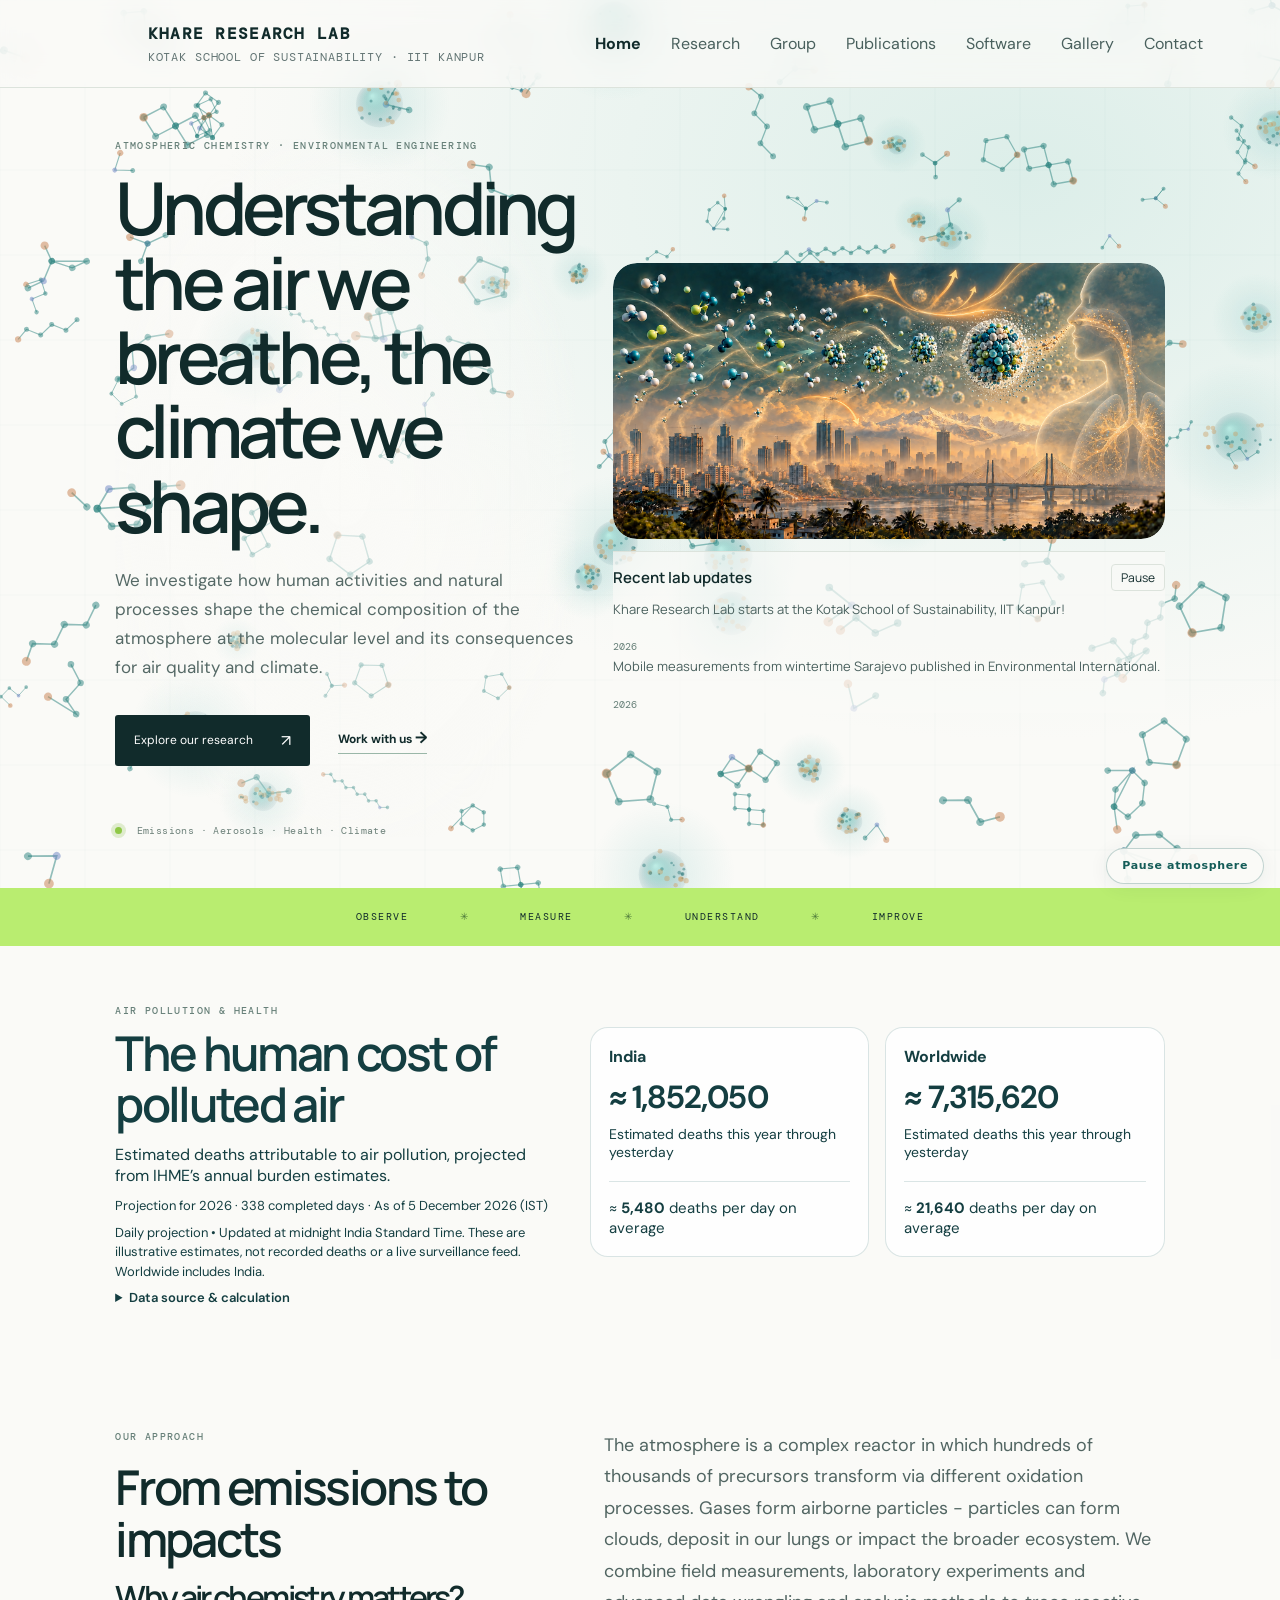
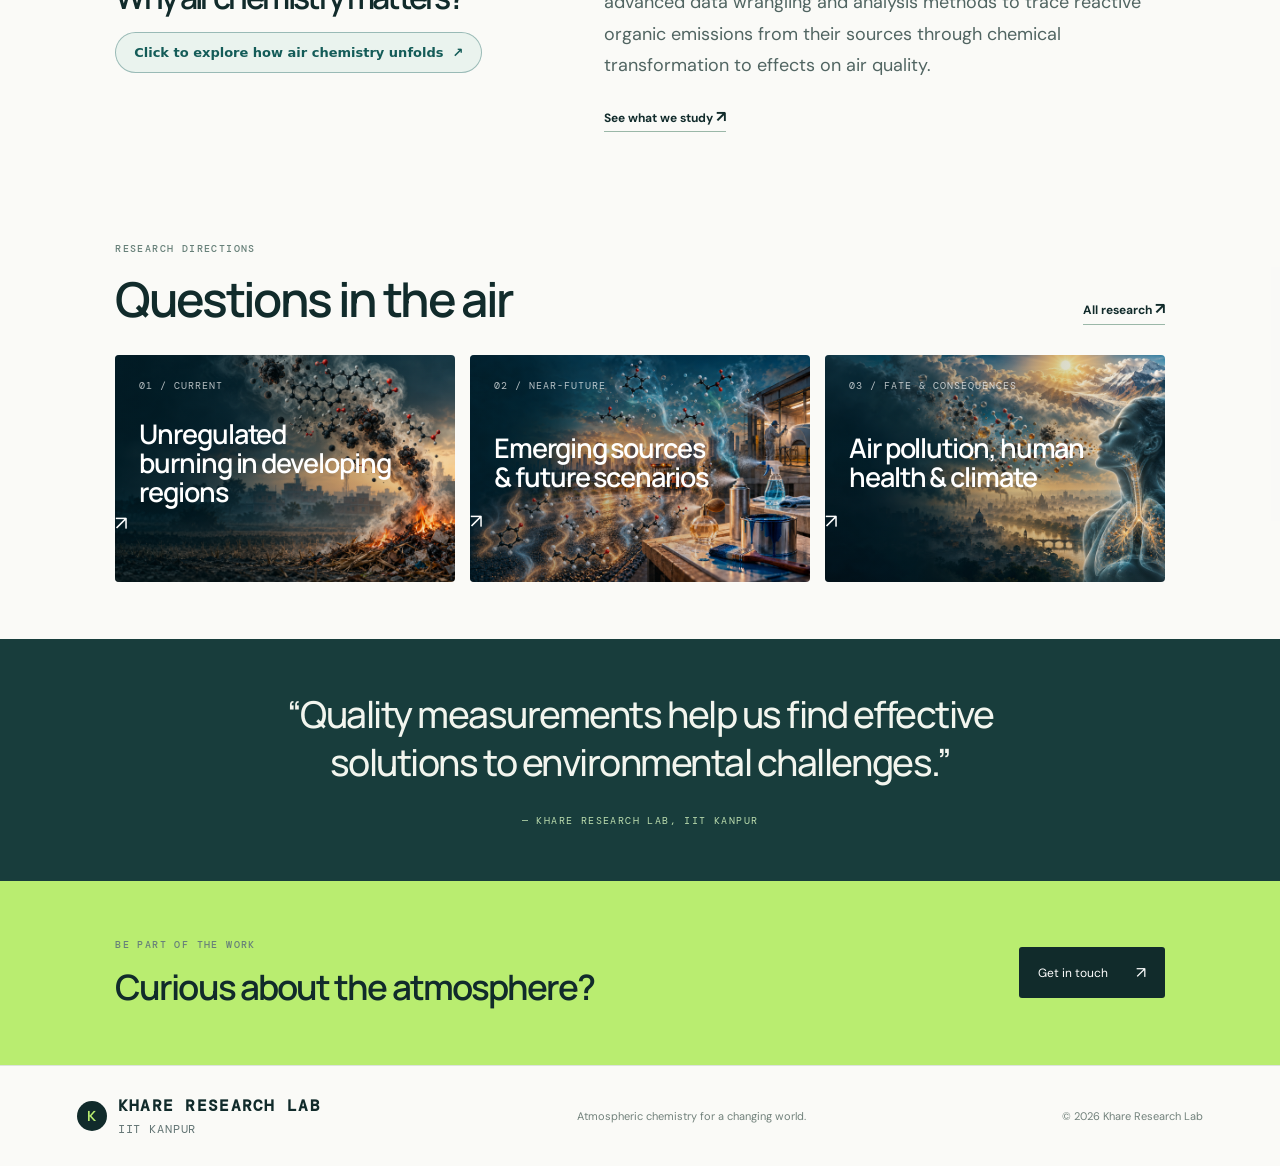
<file: index.html>
<!doctype html><html lang="en"><head><meta charset="utf-8"><meta name="viewport" content="width=device-width,initial-scale=1"><meta name="description" content="Peeyush Khare's research group studies atmospheric organic aerosols, reactive carbon emissions and air quality."><title>KHARE RESEARCH LAB | Atmospheric Chemistry & Air Quality</title><link rel="stylesheet" href="assets/style.css"><script defer src="assets/main.js"></script><script defer src="https://3Dmol.org/build/3Dmol-min.js"></script><style>
/* Animated atmosphere: scoped to this homepage. */
body.atmosphere-home { isolation:isolate; }
#atmosphere-canvas { position:fixed; inset:0; width:100%; height:100%; z-index:-1; pointer-events:none; background:radial-gradient(ellipse at 80% 20%,#dceee9 0,transparent 55%),#fafaf7; }
.atmosphere-home main { position:relative; }
.atmosphere-home .hero { background:transparent; }
.atmosphere-home .site-header { background:rgba(250,250,247,.75); }
.atmosphere-home .hero-copy { background:radial-gradient(ellipse at center,rgba(250,250,247,.72),rgba(250,250,247,.28) 65%,transparent 76%); }
.atmosphere-home .intro-grid,.atmosphere-home .focus-section,.atmosphere-home .lab-updates { background:rgba(250,250,247,.72); }
.atmosphere-toggle { position:fixed; right:16px; bottom:16px; z-index:50; border:1px solid #145c5840; border-radius:24px; padding:10px 15px; background:rgba(250,250,247,.94); color:#145c58; font:600 11px/1.3 system-ui,sans-serif; letter-spacing:.06em; cursor:pointer; box-shadow:0 3px 20px #143e4112; }
.atmosphere-toggle:focus-visible { outline:3px solid #268d89; outline-offset:3px; }
@media(max-width:600px) { .atmosphere-toggle { bottom:10px; right:10px; padding:9px 12px; } }

/* Air-pollution burden: styles confined to this section. */
.ap-burden { background:transparent; color:#143e41; }
.ap-burden .ap-heading { max-width:780px; }
.ap-burden h2 { margin:8px 0 16px; }
.ap-burden .ap-grid { display:grid; grid-template-columns:repeat(2,minmax(0,1fr)); gap:16px; margin:28px 0 20px; max-width:800px; }
.ap-burden .ap-card { background:rgba(255,255,255,.8); border:1px solid #145c5828; border-radius:18px; padding:18px; min-width:0; }
.ap-burden .ap-region { font-size:16px; font-weight:700; margin:0 0 12px; }
.ap-burden .ap-number { display:block; font-size:clamp(26px,3vw,38px); font-weight:650; line-height:1.15; letter-spacing:-.025em; font-variant-numeric:tabular-nums; }
.ap-burden .ap-label { display:block; margin-top:10px; font-size:14px; }
.ap-burden .ap-daily { border-top:1px solid #145c5828; padding-top:16px; margin:20px 0 0; font-size:15px; }
.ap-burden .ap-note { font-size:13px; line-height:1.7; max-width:960px; }
.ap-burden a { color:#145c58; text-decoration:underline; text-underline-offset:3px; }
.ap-burden summary { cursor:pointer; font-weight:600; }
@media(max-width:640px) { .ap-burden .ap-grid { grid-template-columns:1fr; gap:16px; } .ap-burden .ap-card { padding:22px; } }

/* Shared heading row keeps the cards aligned without fixed offsets. */
section.ap-burden {
  background:rgba(250,250,247,.72);
  display:grid !important;
  grid-template-columns:minmax(0,1fr) minmax(0,1.3fr) !important;
  gap:14px 32px;
  align-items:start;
}
section.ap-burden > .ap-eyebrow { grid-column:1 / -1; grid-row:1; margin:0; }
section.ap-burden > .ap-copy { grid-column:1; grid-row:2; min-width:0; }
section.ap-burden .ap-copy h2 { margin:0 0 14px; }
section.ap-burden .ap-copy > p { margin:0 0 10px; }
section.ap-burden .ap-copy .ap-note { margin:0 0 7px; line-height:1.5; }
section.ap-burden .ap-copy details p { margin:8px 0; }
section.ap-burden > .ap-grid {
  grid-column:2 !important;
  grid-row:2 !important;
  align-self:start;
  margin:0 !important;
  max-width:none;
  width:100%;
}
@media(max-width:700px) {
  section.ap-burden { grid-template-columns:1fr !important; }
  section.ap-burden > .ap-grid { grid-column:1 !important; grid-row:3 !important; }
}
/* Blend the hero illustration into the page */
/*.atmosphere-home .hero-art { */
/*  background: transparent !important; */
/*  box-shadow: none !important; */
/* border: none !important; */

/*  -webkit-mask-image: radial-gradient( */
/*    ellipse at center, black 100%, transparent 100% */
/*  ); */
/*  mask-image: radial-gradient( */
/*    ellipse at center, black 100%, transparent 100% */
/*  ); */
/*} */

/*.atmosphere-home .hero-art img { */
/*  opacity: 0.90; */
/*} */
</style>

<style>
/* Homepage research cards only: full 3:2 artwork with readable titles. */
#research-image-cards > .focus-card {
  height: auto !important;
  min-height: 0;
  aspect-ratio: 3 / 2;
  box-sizing: border-box;
  background-size: contain !important;
  background-position: center !important;
  background-repeat: no-repeat !important;
  isolation: isolate;
}
#research-image-cards > .focus-card::before {
  content: "";
  position: absolute;
  inset: 0;
  background: linear-gradient(90deg, rgba(4,24,30,.45), rgba(4,24,30,0));
  z-index: -1;
  pointer-events: none;
}
#research-image-cards .card-index,
#research-image-cards h3 { position: relative; z-index: 1; color: #fff; }
#research-image-cards .card-arrow { z-index: 1; color: #fff; }
</style>
<style>
.hero-visual-column { min-width:0; position:relative; top:-24px; }
.hero-visual-column .hero-art { height:auto !important; width:100%; background:transparent !important; box-shadow:none !important; }
.hero-visual-column .hero-art::before { display:none; }
.hero-visual-column .hero-art img { display:block; position:relative !important; inset:auto !important; width:100% !important; height:auto !important; object-fit:contain !important; }
.lab-updates { margin-top:20px; border-top:1px solid var(--line); padding-top:16px; }
.lab-updates-heading { display:flex; align-items:center; justify-content:space-between; gap:12px; margin-bottom:10px; }
.lab-updates-heading h2 { margin:0; font:600 15px Manrope,sans-serif; letter-spacing:0; }
#lab-news-pause { background:transparent; border:1px solid var(--line); border-radius:4px; padding:4px 9px; color:var(--ink); font:12px Manrope,sans-serif; cursor:pointer; }
.lab-news-window { height:112px; overflow:auto; scrollbar-width:thin; }
.lab-news-list { margin:0; padding:0; list-style:none; }
.lab-news-list li { padding:10px 0; font:13px/1.5 Manrope,sans-serif; color:#49605d; }
.lab-news-date { display:block; font:10px/1.5 'DM Mono',monospace; color:#678079; margin-bottom:3px; }
@media(max-width:650px) { .hero-visual-column { top:0; width:100%; } }
</style>
<style>
/* Evidence-linked atmospheric chemistry explorer — isolated homepage component */
.chem-launch{display:inline-flex;align-items:center;gap:9px;margin-top:18px;border:1px solid #145c5860;border-radius:999px;background:#eaf3ee;padding:12px 18px;color:#145c58;font:650 13px system-ui;cursor:pointer}.chem-launch:hover{background:#d9eae1}.chem-dialog{width:min(1120px,96vw);max-height:94dvh;border:1px solid #abc8bc;border-radius:19px;padding:0;background:#fafaf7;color:#143e41;box-shadow:0 25px 100px #00262d70;overflow:auto}.chem-dialog::backdrop{background:#062b32b8;backdrop-filter:blur(5px)}.chem-dialog *{box-sizing:border-box}.chem-head{display:flex;align-items:start;justify-content:space-between;gap:12px;padding:23px 26px 12px}.chem-head h2{font:500 clamp(23px,3vw,32px)/1.2 Georgia,serif;margin:5px 0}.chem-kicker{font:700 10px system-ui;letter-spacing:.15em;color:#547b72}.chem-dialog button,.chem-dialog select{cursor:pointer;font:600 13px system-ui;border:1px solid #b6cfc4;border-radius:9px;padding:9px 13px;background:white;color:#145c58}.chem-dialog button:focus-visible,.chem-launch:focus-visible{outline:3px solid #b7794f;outline-offset:2px}.chem-dialog button[aria-pressed=true]{background:#145c58;color:white}.chem-tabs{display:flex;gap:8px;flex-wrap:wrap;padding:8px 26px}.chem-inner{padding:10px 26px 25px}.chem-stage{background:#0b2330;border-radius:14px;overflow:hidden}.chem-stage svg{display:block;width:100%;height:auto;min-height:450px}.chem-stage{max-height:68vh;overflow:auto}.chem-stage .tree-node{cursor:pointer}.chem-stage .tree-node:focus{outline:none}.chem-toolbar{display:flex;align-items:center;flex-wrap:wrap;gap:9px;margin:10px 0 15px}.chem-toolbar .chem-step{font:600 12px system-ui;color:#54736e}.chem-caption{background:#edf4ef;border:1px solid #cdded5;border-radius:12px;padding:15px 17px;font:13px/1.65 system-ui}.chem-caption strong{font-size:15px}.chem-bibliography{border-top:1px solid #c5d9d0;margin-top:13px;padding-top:10px}.chem-bibliography summary{font-weight:700;cursor:pointer;color:#145c58}.chem-bibliography ol{padding-left:22px;margin:9px 0 0}.chem-bibliography li{margin:5px 0}.chem-launch{margin-top:14px;text-align:left}.chem-caption p{margin:7px 0}.chem-caption a{color:#126e69;text-decoration:underline;text-underline-offset:2px}.chem-legend{font:12px/1.6 system-ui;color:#526e69;margin:9px 0}.chem-legend span{display:inline-block;margin-right:13px}.chem-dot{display:inline-block;width:9px;height:9px;border-radius:50%;margin-right:5px}.chem-footnote{font:12px/1.65 system-ui;color:#617a75;margin:12px 0 0}@media(max-width:650px){.chem-head{padding:17px 15px 8px}.chem-tabs{padding:6px 15px}.chem-inner{padding:8px 15px 20px}.chem-stage{overflow-x:auto}.chem-stage svg{min-width:850px}.chem-dialog button{padding:8px 10px}}
</style>
<style>
/* Homepage vertical rhythm: compact but breathable, without changing shared site CSS. */
.atmosphere-home main > .hero {
  min-height: 0 !important;
  height: auto !important;
  padding-top: clamp(26px, 4vw, 58px) !important;
  padding-bottom: clamp(28px, 4vw, 54px) !important;
  align-items: center;
}
.atmosphere-home .hero-copy { padding-top: 0 !important; padding-bottom: 0 !important; }
.atmosphere-home .hero-copy .eyebrow { margin-top: 0; }
.atmosphere-home .hero-visual-column { top: 0; }
.atmosphere-home .hero-visual-column .lab-updates { margin-top: 12px; padding-top: 12px; }
.atmosphere-home main > .section {
  padding-top: clamp(36px, 4.5vw, 66px) !important;
  padding-bottom: clamp(36px, 4.5vw, 66px) !important;
}
.atmosphere-home main > .ticker { margin-top: 0 !important; margin-bottom: 0 !important; }
.atmosphere-home main > .ap-burden { row-gap: 10px; }
.atmosphere-home .ap-burden .ap-grid { margin-top: 0 !important; margin-bottom: 0 !important; }
.atmosphere-home .intro-grid h2 { margin-top: 8px; margin-bottom: 12px; }
.atmosphere-home .intro-grid .chem-launch { margin-top: 4px; }
.atmosphere-home .focus-section .section-heading { margin-bottom: clamp(16px, 2.5vw, 30px); }
.atmosphere-home main > .quote-band { padding-top: clamp(32px, 4vw, 54px) !important; padding-bottom: clamp(32px, 4vw, 54px) !important; }
.atmosphere-home main > .join-row { min-height: 0 !important; }
@media (max-width: 700px) {
  .atmosphere-home main > .hero { padding-top: 24px !important; padding-bottom: 30px !important; }
  .atmosphere-home main > .section { padding-top: 34px !important; padding-bottom: 34px !important; }
  .atmosphere-home .hero-visual-column { top: 0; }
}
</style>
</head>
  
<body class="atmosphere-home"><header class="site-header"><a class="brand" href="index.html">
  <span class="molecule-logo" aria-label="Rotating limonene molecule">
  <span
    class="viewer_3Dmoljs"
    data-cid="440917"
    data-backgroundcolor="0xfafaf7"
    data-backgroundalpha="0"
    data-select="elem:C"
    data-style="stick:radius=0.14,color=0x145c58;sphere:scale=0.23,color=0x145c58"
    data-spin="axis:x;speed:0.5">
  </span>
</span>
<span>KHARE RESEARCH LAB<small>KOTAK SCHOOL OF SUSTAINABILITY · IIT KANPUR</small></span></a><button class="menu-toggle" aria-label="Open navigation" aria-expanded="false">☰</button><nav class="nav"><a class="active" href="index.html">Home</a><a href="research.html">Research</a><a href="group.html">Group</a><a href="publications.html">Publications</a><a href="software.html">Software</a><a href="gallery.html">Gallery</a><a href="contact.html">Contact</a></nav></header><main><section class="hero"><div class="hero-copy"><p class="eyebrow">ATMOSPHERIC CHEMISTRY · ENVIRONMENTAL ENGINEERING</p><h1>Understanding the air we breathe, the climate we shape.</h1><p class="lede">We investigate how human activities and natural processes shape the chemical composition of the atmosphere at the molecular level and its consequences for air quality and climate.</p><div class="hero-actions"><a class="button" href="research.html">Explore our research <span>↗</span></a><a class="text-link" href="contact.html">Work with us <span>→</span></a></div><div class="hero-note"><span class="pulse"></span> Emissions · Aerosols · Health · Climate</div></div><div class="hero-visual-column"><div class="hero-art" aria-label="Atmospheric chemistry illustration" style="border-radius:24px;background:#143e41;box-shadow:0 18px 45px #102d3220"><img src="assets/hero-atmosphere.png" alt="Molecules clustering into aerosol particles above a city affected by air pollution" style="display:block;position:absolute;inset:0;width:100%;height:100%;object-fit:cover;border-radius:inherit"></div>
<section class="lab-updates" aria-labelledby="lab-updates-title">
  <div class="lab-updates-heading"><h2 id="lab-updates-title">Recent lab updates</h2><button type="button" id="lab-news-pause" aria-pressed="false">Pause</button></div>
  <div class="lab-news-window"><ul class="lab-news-list" id="lab-news-list">
    <!-- LAB NEWS: Replace these placeholders with your updates. Add more li entries as needed. -->
    <li><span class="lab-news-date">2026</span><span></span>Khare Research Lab starts at the Kotak School of Sustainability, IIT Kanpur!</li>
    <li><span class="lab-news-date">2026</span><span>Mobile measurements from wintertime Sarajevo published in Environmental International.</span></li>
    <li><span class="lab-news-date">2026</span><span>Adarsh Maurya M.Tech. MNNIT Allahabad starts as Ph.D. student. Welcome Adarsh!.</span></li>
    <li><span class="lab-news-date">Add date</span><span></span></li>
  </ul></div>
</section>
</div></section><section class="ticker"><span>OBSERVE</span><i>✳</i><span>MEASURE</span><i>✳</i><span>UNDERSTAND</span><i>✳</i><span>IMPROVE</span></section><section class="section ap-burden" aria-labelledby="ap-title">
<p class="eyebrow ap-eyebrow">AIR POLLUTION &amp; HEALTH</p>
<div class="ap-copy">
<h2 id="ap-title">The human cost of polluted air</h2>
<p>Estimated deaths attributable to air pollution, projected from IHME’s annual burden estimates.</p>
<p class="ap-note" id="ap-period">Year-to-date estimates load automatically. Daily averages are shown below.</p>

<p class="ap-note">Daily projection • Updated at midnight India Standard Time. These are illustrative estimates, not recorded deaths or a live surveillance feed. Worldwide includes India.</p>
<details class="ap-note"><summary>Data source &amp; calculation</summary>
<p>Source: IHME, Global Burden of Disease 2023, as reported in <a href="https://www.healthdata.org/research-analysis/library/state-global-air-2025" target="_blank" rel="noopener noreferrer">State of Global Air 2025</a> (HEI / IHME). Reference-year estimates: approximately 2 million deaths in India and 7.9 million worldwide in 2023. The report describes India’s total as more than 2 million; this display uses a rounded 2 million baseline. Includes the combined burden from ambient particulate matter, household air pollution and ozone.</p>
<p>Daily average = rounded annual estimate ÷ 365. The year-to-date projection multiplies this average by completed calendar days since 1 January in India Standard Time. Values are rounded to the nearest ten. This assumes a constant daily burden and does not represent seasonal variation, current-year observations or uncertainty intervals. Only the projection updates daily; source estimates require revision when a new dataset is adopted.</p>
<p><a href="https://www.stateofglobalair.org/sites/default/files/documents/2025-10/soga-2025-report.pdf" target="_blank" rel="noopener noreferrer">Read the source report (2025)</a> · Source checked: 5 October 2026.</p>
</details>
<noscript><p class="ap-note">Enable JavaScript to display the date-based cumulative estimates. The daily averages above remain available.</p></noscript>

</div>
<div class="ap-grid">
<article class="ap-card"><h3 class="ap-region">India</h3><span class="ap-number" id="ap-india">—</span><span class="ap-label">Estimated deaths this year through yesterday</span><p class="ap-daily">≈ <strong id="ap-india-daily">5,480</strong> deaths per day on average</p></article>
<article class="ap-card"><h3 class="ap-region">Worldwide</h3><span class="ap-number" id="ap-world">—</span><span class="ap-label">Estimated deaths this year through yesterday</span><p class="ap-daily">≈ <strong id="ap-world-daily">21,640</strong> deaths per day on average</p></article>
</div>
</section><section class="section intro-grid"><div><p class="eyebrow">OUR APPROACH</p><h2>From emissions to impacts<br><span style="font-size:32px;">Why air chemistry matters?</span></h2><div><button class="chem-launch" type="button" id="chem-open" aria-haspopup="dialog">Click to explore how air chemistry unfolds <span aria-hidden="true">↗</span></button></div></div><div><p class="body-large">The atmosphere is a complex reactor in which hundreds of thousands of precursors transform via different oxidation processes. Gases form airborne particles - particles can form clouds, deposit in our lungs or impact the broader ecosystem. We combine field measurements, laboratory experiments and advanced data wrangling and analysis methods to trace reactive organic emissions from their sources through chemical transformation to effects on air quality.</p><a class="under-link" href="research.html">See what we study <span>↗</span></a></div></section><section class="section focus-section"><div class="section-heading"><div><p class="eyebrow">RESEARCH DIRECTIONS</p><h2>Questions in the air</h2></div><a class="under-link" href="research.html">All research <span>↗</span></a></div><div class="focus-grid" id="research-image-cards"><a class="focus-card card-dark" href="research.html#organic-aerosol" style="background-image: url('images/openburningcard.png');"><span class="card-index">01 / CURRENT</span><h3>Unregulated<br>burning in developing regions</h3><span class="card-arrow">↗</span></a><a class="focus-card card-blue" href="research.html#emissions" style="background-image: url('images/futurescenarioscard.png');"><span class="card-index">02 / NEAR-FUTURE</span><h3>Emerging sources<br>& future scenarios</h3><span class="card-arrow">↗</span></a><a class="focus-card card-ochre" href="research.html#measurements" style="background-image: url('images/pollutioncard.png');"><span class="card-index">03 / FATE & CONSEQUENCES</span><h3>Air pollution, human<br>health & climate</h3><span class="card-arrow">↗</span></a></div></section><section class="quote-band"><p>“Quality measurements help us find effective solutions to environmental challenges.”</p><span>— KHARE RESEARCH LAB, IIT KANPUR</span></section><section class="section join-row"><div><p class="eyebrow">BE PART OF THE WORK</p><h2>Curious about the atmosphere?</h2></div><a class="button button-light" href="contact.html">Get in touch <span>↗</span></a></section></main><footer class="footer"><a class="brand footer-brand" href="index.html"><span class="brand-mark">K</span><span>KHARE RESEARCH LAB<small>IIT KANPUR</small></span></a><span>Atmospheric chemistry for a changing world.</span><span>© <span data-year></span> Khare Research Lab</span></footer><canvas id="atmosphere-canvas" aria-hidden="true"></canvas>
<button class="atmosphere-toggle" type="button" aria-pressed="false">Pause atmosphere</button>
<script>
/* Decorative chemistry-inspired animation, not a chemical mechanism simulation. */
(() => {
  const canvas = document.getElementById('atmosphere-canvas');
  const ctx = canvas.getContext('2d');
  const button = document.querySelector('.atmosphere-toggle');
  if (!ctx) { button.hidden = true; return; }
  const preference = matchMedia('(prefers-reduced-motion: reduce)');
  let paused = preference.matches, w=0, h=0, molecules=[], aerosols=[], flashes=[];
  let frame=0, previous=0, elapsed=0, nextReaction=2;
  const rand=(a,b)=>a+Math.random()*(b-a);
  const oxygen='#c57a45', carbon='#207c78';
  const shapes=[
    [[-15,0],[0,-9],[15,0],[25,-10]],
    [[-13,-8],[0,-16],[13,-8],[13,8],[0,16],[-13,8],[25,16]],
    [[-17,5],[-3,-5],[12,5],[23,-5],[12,20]],
    [[-8,0],[8,0]],
    [[-28,0],[-14,-9],[0,0],[14,-9],[28,0],[39,-9]],
    [[-16,0],[0,0],[10,-14],[0,0],[10,14]],
    [[0,-18],[17,-5],[10,16],[-10,16],[-17,-5],[0,-18]],
    [[-26,0],[-13,-12],[0,0],[13,-12],[26,0],[13,12],[0,0],[-13,12],[-26,0]],
    [[-18,0],[0,0],[12,-12],[0,0],[12,12]],
    [[-22,10],[-10,-2],[3,10],[16,-2],[3,-16]],
    [[-12,8],[0,-8],[12,8]],
    [[-22,-8],[-8,0],[6,-8],[20,0],[30,15]],
    // naphthalene: two fused aromatic rings
    [[-24,0],[-12,-12],[0,0],[-12,12],[-24,0],[0,0],[12,-12],[24,0],[12,12],[0,0]],
    // alpha-pinene: bicyclic terpene-like structure
    [[-22,8],[-12,-10],[2,-14],[16,-4],[20,12],[7,18],[-5,10],[-12,-10],[7,18],[25,25]],
    // limonene: six-membered ring with isopropenyl branch
    [[-18,0],[-9,-13],[7,-13],[18,0],[9,13],[-9,13],[-18,0],[18,0],[29,-12],[41,-12]],
    // isoprene: branched C5 diene
    [[-22,0],[-8,0],[5,-12],[18,0],[31,0],[5,-12],[5,-26]],
    // C12 alkane: long straight-chain hydrocarbon
    [[-55,0],[-45,-6],[-35,0],[-25,-6],[-15,0],[-5,-6],[5,0],[15,-6],[25,0],[35,-6],[45,0],[55,-6]]
  ];
  function molecule(x=rand(0,w),y=rand(0,h)) {
    return {x,y,vx:rand(-9,9),vy:rand(-7,7),angle:rand(0,6.28),spin:rand(-.17,.17),shape:Math.floor(rand(0,shapes.length)),scale:rand(.65,1.45),cool:rand(0,5)};
  }
  function resize(){
    w=innerWidth; h=innerHeight;
    const dpr=Math.min(devicePixelRatio||1,2);
    canvas.width=Math.round(w*dpr);canvas.height=Math.round(h*dpr);
    ctx.setTransform(dpr,0,0,dpr,0,0);
    molecules=Array.from({length:Math.max(36,Math.min(105,Math.floor(w*h/11500)))},(_,i)=>molecule(rand(0,w),i%2===0?rand(0,h*.48):rand(h*.48,h)));
    aerosols=Array.from({length:w<600?12:24},(_,i)=>particle(rand(0,w),i%2===0?rand(0,h*.48):rand(h*.48,h),rand(7,25),true));
    flashes=[]; draw(0);
  }
  function particle(x,y,r,established=false){
    return {x,y,r,vx:rand(-5,5),vy:rand(-9,-3),age:established?20:0,life:rand(40,65),kind:Math.floor(rand(0,3)),phase:rand(0,6),beads:Array.from({length:24},()=>({a:rand(0,6.28),r:Math.sqrt(Math.random()),s:rand(1,2.8)}))};
  }
  function glow(x,y,r,color){
    const g=ctx.createRadialGradient(x,y,0,x,y,r);g.addColorStop(0,color);g.addColorStop(1,'rgba(44,160,157,0)');ctx.fillStyle=g;ctx.beginPath();ctx.arc(x,y,r,0,Math.PI*2);ctx.fill();
  }
  function draw(dt){
    elapsed+=dt;
    ctx.clearRect(0,0,w,h);
    // A quiet technical grid adds depth without competing with the text.
    ctx.lineWidth=.6;ctx.strokeStyle='rgba(31,117,113,.045)';
    for(let x=0;x<w;x+=85){ctx.beginPath();ctx.moveTo(x,0);ctx.lineTo(x,h);ctx.stroke();}
    for(let y=0;y<h;y+=85){ctx.beginPath();ctx.moveTo(0,y);ctx.lineTo(w,y);ctx.stroke();}
    for(const m of molecules){
      m.cool=Math.max(0,m.cool-dt);m.x+=m.vx*dt;m.y+=m.vy*dt;m.angle+=m.spin*dt;
      if(m.x<-45)m.x=w+40;if(m.x>w+45)m.x=-40;if(m.y<-45)m.y=h+40;if(m.y>h+45)m.y=-40;
    }
    // Nearby reactants draw together, flash, then condense into a small aggregate.
    nextReaction-=dt;
    let reacted=false;
    for(let i=0;i<molecules.length;i++)for(let j=i+1;j<molecules.length;j++){
      const a=molecules[i],b=molecules[j],dx=b.x-a.x,dy=b.y-a.y,d=Math.hypot(dx,dy);
      if(d<130 && a.cool===0 && b.cool===0){
        ctx.strokeStyle=`rgba(29,151,148,${.16*(1-d/130)})`;ctx.setLineDash([3,7]);ctx.beginPath();ctx.moveTo(a.x,a.y);ctx.lineTo(b.x,b.y);ctx.stroke();ctx.setLineDash([]);
        if(!reacted && nextReaction<=0 && dt>0){
          a.x+=dx*dt*.6;a.y+=dy*dt*.6;b.x-=dx*dt*.6;b.y-=dy*dt*.6;
          if(d<58){
            const x=(a.x+b.x)/2,y=(a.y+b.y)/2;
            aerosols.push(particle(x,y,rand(11,20)));flashes.push({x,y,age:0});
            Object.assign(a,molecule(-30,rand(0,h)));Object.assign(b,molecule(w+30,rand(0,h)));a.cool=b.cool=10;
            nextReaction=rand(2.5,5);reacted=true;
          }
        }
      }
    }
    for(const m of molecules){
      ctx.save();ctx.translate(m.x,m.y);ctx.rotate(m.angle);ctx.scale(m.scale,m.scale);ctx.globalAlpha=.48;
      const s=shapes[m.shape];ctx.lineWidth=1.2;ctx.strokeStyle=carbon;
      ctx.beginPath();s.forEach(([x,y],i)=>i?ctx.lineTo(x,y):ctx.moveTo(x,y));
      if(m.shape===1){ctx.moveTo(...s[5]);ctx.lineTo(...s[0]);}ctx.stroke();
      s.forEach(([x,y],i)=>{ctx.fillStyle=i===s.length-1?oxygen:(m.shape>=8 && i===1?'#647dc0':carbon);ctx.beginPath();ctx.arc(x,y,i===s.length-1?3.4:2.7,0,6.283);ctx.fill();});ctx.restore();
    }
    aerosols=aerosols.filter(p=>p.age<p.life).slice(-40);
    if(dt>0 && aerosols.length<(w<600?12:24)) aerosols.push(particle(rand(0,w),rand(0,h),rand(7,25),true));
    for(const p of aerosols){
      p.age+=dt;p.x+=(p.vx+Math.sin(elapsed*.4+p.phase)*3)*dt;p.y+=p.vy*dt;
      if(p.y<-45)p.y=h+40;if(p.x<-45)p.x=w+40;if(p.x>w+45)p.x=-40;
      const alpha=Math.min(1,p.age/2,(p.life-p.age)/6)*.65;
      const radius=p.r*(.4+.6*Math.min(1,p.age/7));
      ctx.save();ctx.globalAlpha=alpha;
      glow(p.x,p.y,radius*3,'rgba(23,156,157,.20)');
      const g=ctx.createRadialGradient(p.x-radius*.3,p.y-radius*.35,1,p.x,p.y,radius);
      g.addColorStop(0,'rgba(165,232,222,.95)');g.addColorStop(.5,'rgba(48,151,145,.4)');g.addColorStop(1,'rgba(15,73,90,.1)');
      ctx.fillStyle=g;ctx.beginPath();ctx.arc(p.x,p.y,radius,0,6.283);ctx.fill();
      for(const bead of p.beads){const a=bead.a+elapsed*.08,x=p.x+Math.cos(a)*bead.r*radius*(p.kind===1?1.5:1),y=p.y+Math.sin(a)*bead.r*radius*(p.kind===1?.65:1);
        ctx.fillStyle=bead.s>2?'rgba(204,149,85,.6)':'rgba(25,109,112,.65)';ctx.beginPath();ctx.arc(x,y,bead.s,0,6.283);ctx.fill();}
      ctx.restore();
    }
    flashes=flashes.filter(f=>f.age<2.4);
    for(const f of flashes){f.age+=dt;ctx.save();ctx.globalAlpha=Math.max(0,1-f.age/2.4);glow(f.x,f.y,45+f.age*20,'rgba(23,175,170,.35)');ctx.strokeStyle='#35aaa2';ctx.lineWidth=.8;ctx.beginPath();ctx.arc(f.x,f.y,8+f.age*25,0,6.283);ctx.stroke();ctx.restore();}
  }
  function tick(t){frame=0;if(paused||document.hidden)return;const dt=previous?Math.min((t-previous)/1000,.05):0;previous=t;draw(dt);frame=requestAnimationFrame(tick);}
  function sync(){button.textContent=paused?'Play atmosphere':'Pause atmosphere';button.setAttribute('aria-pressed',String(paused));cancelAnimationFrame(frame);frame=0;previous=0;if(!paused&&!document.hidden)frame=requestAnimationFrame(tick);}
  button.addEventListener('click',()=>{paused=!paused;sync();});
  preference.addEventListener('change',e=>{paused=e.matches;sync();});
  document.addEventListener('visibilitychange',sync);
  let resizeTimer;addEventListener('resize',()=>{clearTimeout(resizeTimer);resizeTimer=setTimeout(resize,150);});
  resize();sync();
})();
</script>

<script>
/* Rounded IHME GBD 2023 estimates, State of Global Air 2025.
   Update the baseline AND visible source notes together when adopting new data. */
(() => {
  const annual = { india: 2000000, world: 7900000 };
  const dayMs = 86400000, istOffset = 330 * 60000;
  const format = n => new Intl.NumberFormat('en-US').format(Math.round(n / 10) * 10);
  function updateBurden(now = new Date()) {
    const ist = new Date(now.getTime() + istOffset);
    const year = ist.getUTCFullYear();
    const midnight = Date.UTC(year, ist.getUTCMonth(), ist.getUTCDate());
    const days = Math.round((midnight - Date.UTC(year, 0, 1)) / dayMs);
    for (const region of Object.keys(annual)) {
      document.getElementById('ap-' + region).textContent = '≈ ' + format(annual[region] / 365 * days);
      document.getElementById('ap-' + region + '-daily').textContent = format(annual[region] / 365);
    }
    const date = new Intl.DateTimeFormat('en-IN', { timeZone:'Asia/Kolkata', day:'numeric', month:'long', year:'numeric' }).format(now);
    document.getElementById('ap-period').textContent = 'Projection for ' + year + ' · ' + days + ' completed days · As of ' + date + ' (IST)';
    return dayMs - (now.getTime() + istOffset - midnight);
  }
  let timer;
  function refresh() { clearTimeout(timer); timer = setTimeout(refresh, updateBurden() + 100); }
  refresh();
  document.addEventListener('visibilitychange', () => { if (!document.hidden) refresh(); });
})();
</script>
<script>
(() => {
 const panel=document.querySelector('.lab-news-window');
 const button=document.getElementById('lab-news-pause');
 const reduced=window.matchMedia('(prefers-reduced-motion: reduce)');
 let paused=reduced.matches, hovering=false, focusing=false, previous=0, holdUntil=0;
 function label(){button.textContent=paused?'Play':'Pause';button.setAttribute('aria-pressed',String(paused));}
 label(); button.addEventListener('click',()=>{paused=!paused;label();});
 panel.addEventListener('mouseenter',()=>hovering=true);
 panel.addEventListener('mouseleave',()=>hovering=false);
 panel.addEventListener('focusin',()=>focusing=true);
 panel.addEventListener('focusout',()=>focusing=false);
 panel.addEventListener('wheel',()=>holdUntil=performance.now()+5000,{passive:true});
 panel.addEventListener('touchstart',()=>holdUntil=performance.now()+8000,{passive:true});
 panel.tabIndex=0; panel.setAttribute('aria-label','Lab updates; scroll to read all entries');
 let offset=0;
 function roll(now){
  const elapsed=previous?Math.min(now-previous,50):0;previous=now;
  if(!paused&&!hovering&&!focusing&&!document.hidden&&now>holdUntil){
   offset+=elapsed*.018;
   const max=panel.scrollHeight-panel.clientHeight;
   if(max>0&&offset>=max){panel.scrollTop=max;offset=0;holdUntil=now+3500;}
   else panel.scrollTop=offset;
  } 
  requestAnimationFrame(roll);
 }
 requestAnimationFrame(roll);
})();
</script>
<dialog id="chem-dialog" class="chem-dialog" aria-labelledby="chem-title">
 <div class="chem-head"><div><div class="chem-kicker">INTERACTIVE · LITERATURE-GROUNDED CHEMICAL SCHEMATIC</div><h2 id="chem-title">How atmospheric oxidation unfolds</h2></div><button id="chem-close" type="button">Close ×</button></div>
 <div class="chem-tabs" aria-label="Oxidant scenario"><button type="button" data-oxidant="OH" aria-pressed="true">OH · daytime oxidation</button><button type="button" data-oxidant="NO3" aria-pressed="false">NO₃ · often nighttime</button><button type="button" data-oxidant="O3" aria-pressed="false">O₃ · alkene ozonolysis</button></div>
 <div class="chem-tabs" aria-label="Nitrogen oxide environment"><button type="button" data-nox="low" aria-pressed="true">Lower NOₓ / low NO</button><button type="button" data-nox="high" aria-pressed="false">Higher NOₓ / elevated NO</button></div>
 <div class="chem-inner"><div class="chem-toolbar"><button id="chem-prev" type="button">← Previous</button><button id="chem-play" type="button">Pause</button><button id="chem-next" type="button">Next →</button><button id="chem-restart" type="button">Restart</button><span id="chem-step-label" class="chem-step" aria-live="polite"></span></div>
 <div class="chem-stage" id="chem-stage"><svg id="chem-svg" viewBox="0 0 1540 1090" role="img" aria-label="Top-down atmospheric reaction network; click nodes to read literature-grounded pathway descriptions"></svg></div>
 <div class="chem-legend"><span><i class="chem-dot" style="background:#70dbc5"></i>Gas-phase organics</span><span><i class="chem-dot" style="background:#ffc77e"></i>Radicals / reactive intermediates</span><span><i class="chem-dot" style="background:#c49af5"></i>Particle-phase organic material</span><span><i class="chem-dot" style="background:#a2bbfa"></i>NOₓ / ozone chemistry</span><span>Dashed edges = conditional / multistep</span></div>
 <div id="chem-caption" class="chem-caption" aria-live="polite"></div><p class="chem-footnote">Conceptual, non-quantitative mechanism map; not a kinetic simulation. Node positions and edge thickness do not indicate branching fractions or product yields. R denotes a generic organic group, not a single compound. Scenarios illustrate competing pathways, not exclusive or universal chemistry. NOₓ labels are qualitative; actual RO₂ branching depends on NO, HO₂, RO₂, structure, temperature, and other conditions. Condensation depends on volatility, aerosol loading, temperature and composition; heterogeneous/aqueous pathways are additional possibilities. Click any visible node for explanation and peer-reviewed sources.</p></div>
</dialog>
<script>
(() => {
'use strict';
const $=id=>document.getElementById(id), dlg=$('chem-dialog'), svg=$('chem-svg'), caption=$('chem-caption');
if(!dlg||!svg)return;
const NS='http://www.w3.org/2000/svg';
const papers={
 atkinson:['Atkinson & Arey (2003), gas-phase tropospheric BVOC chemistry','https://doi.org/10.1016/S1352-2310(03)00391-1'],
 chemistry:['Atkinson (2000), atmospheric VOC and NOₓ chemistry','https://doi.org/10.1016/S1352-2310(99)00460-4'],
 radicals:['Stone et al. (2012), tropospheric OH and HO₂ radicals','https://doi.org/10.1039/C2CS35140D'],
 ozone:['Tropospheric Ozone Assessment Report (2020), ozone chemical processes','https://doi.org/10.1525/elementa.2020.034'],
 criegee:['Johnson & Marston (2008), gas-phase ozonolysis','https://doi.org/10.1039/B704260B'],
 ci:['Criegee intermediate chemistry review (2020)','https://doi.org/10.1080/0144235X.2020.1792104'],
 soa:['Murphy et al. (2012), functionalization, fragmentation and OA aging','https://doi.org/10.5194/acp-12-10797-2012'],
 vbs:['Kroll & Seinfeld (2008), SOA formation and evolution','https://doi.org/10.1016/j.atmosenv.2008.01.003']
};
// Every edge is a representative chemical class of reaction, not a quantitative yield.
const root=(name,detail)=>({id:'start',name,formula:'VOC / organic precursor',detail,kind:'gas',refs:['atkinson','chemistry']});
const n=(id,name,formula,parent,edge,kind,detail,refs,dash=false)=>({id,name,formula,parent,edge,kind,detail,refs,dash});
function build(oxidant,nox){
let a=[];
if(oxidant==='OH'){
 a=[root('OH-initiated oxidation','OH reacts with many VOC classes by H abstraction or addition to unsaturation. The resulting carbon-centered or oxygenated radicals often add O₂ to produce RO₂.'),
 n('rad','Organic radical','R• / OH adduct','start','OH addition / H abstraction','rad','Initiation chemistry depends on precursor structure. An OH adduct is not interchangeable with a simple alkyl radical.',['atkinson','chemistry']),
 n('ro2','Organic peroxy radical','RO₂•','rad','+ O₂ (typical)','rad','O₂ addition yields RO₂ radicals, central intermediates controlling subsequent oxidation and ozone chemistry.',['radicals','chemistry'])];
}else if(oxidant==='NO3'){
 a=[root('NO₃-initiated oxidation','NO₃ reacts efficiently with many unsaturated organics and selected other reactive VOCs, often at night; direct reaction rates depend strongly on VOC structure.'),
 n('rad','Nitrooxy organic radical','R(ONO₂)•','start','NO₃ addition to C=C','rad','For suitable alkenes, NO₃ adds to a double bond, introducing a nitrate functionality; H abstraction is possible for some classes.',['atkinson','chemistry']),
 n('ro2','Nitrooxy peroxy radical','Nitrooxy–RO₂•','rad','+ O₂','rad','Nitrooxy-substituted RO₂ can undergo reactions with HO₂, RO₂, NO, or intramolecular processes.',['atkinson','chemistry'])];
}else{
 a=[root('O₃ + unsaturated VOC','Ozonolysis applies to molecules with ozone-reactive unsaturation, especially alkenes. It is not a generic pathway for saturated VOCs or benzene.'),
 n('po','Primary ozonide','1,2,3-trioxolane','start','O₃ cycloaddition to C=C','rad','A short-lived primary ozonide decomposes, commonly generating a carbonyl and a Criegee intermediate.',['criegee']),
 n('carbonyl','Carbonyl coproduct','R–C(=O)–R′','po','Ozonide cleavage','gas','Carbonyl products form alongside carbonyl oxide intermediates; their subsequent oxidation can generate peroxy radicals.',['criegee']),
 n('ci','Criegee intermediate','R₂COO','po','Ozonide cleavage','rad','Excited carbonyl oxides may decompose or stabilize by collisions. Not every ozonolysis event yields a stabilized Criegee intermediate.',['criegee','ci']),
 n('sci','Stabilized Criegee','sCI · R₂COO','ci','Collisional stabilization','rad','Stabilized Criegee intermediates react with H₂O/(H₂O)₂, SO₂, organic acids and other partners; rates depend on substituents and conditions.',['ci']),
 n('oh','OH / radical formation','OH• + radical products','ci','Unimolecular chemistry','rad','Some Criegee decomposition pathways generate OH radicals, linking ozonolysis to subsequent OH-initiated oxidation.',['criegee']),
 n('acid','Acids / peroxides','Oxygenated products','sci','H₂O, acids, other partners','gas','sCI reactions produce oxygenated products; specific distributions are structure- and humidity-dependent.',['ci']),
 n('sulf','SO₂ oxidation → H₂SO₄','Inorganic aerosol precursor','sci','+ SO₂, then chemistry','particle','Criegee + SO₂ can contribute to sulfuric-acid formation, supporting new particle formation or growth under suitable conditions. This is inorganic aerosol chemistry, not SOA by itself.',['ci']),
 n('ro2','Organic peroxy radical','RO₂•','carbonyl','Subsequent OH / O₂','rad','Further oxidation of carbonyl coproducts may produce RO₂. This is a multistep secondary route, not a direct product of ozonide cleavage.',['criegee','radicals'],true)];
}
if(nox==='high'){
 a.push(n('no','RO₂ + NO','RO• + NO₂','ro2','Propagation (common)','rad','RO₂ + NO commonly forms an alkoxy radical and NO₂; a competing association channel produces organic nitrates.',['radicals','ozone']));
 a.push(n('ron','Organic nitrate','RONO₂ / nitrate products','ro2','Competing nitrate channel','gas','Organic nitrate formation terminates the peroxy radical; nitrates can remain gaseous or contribute to aerosol depending on volatility and uptake.',['ozone','chemistry']));
 a.push(n('ro','Alkoxy radical','RO•','no','RO₂ + NO','rad','Alkoxy radicals undergo O₂ reaction, fragmentation, or intramolecular H shifts depending on structure.',['chemistry']));
 a.push(n('no2','Nitrogen dioxide','NO₂','no','NO → NO₂','inorg','Conversion of NO to NO₂ by RO₂ (or HO₂) can support photochemical ozone production without directly consuming ozone.',['ozone']));
 a.push(n('o3','Photochemical ozone','O₃','no2','NO₂ + hν → O; O + O₂ + M → O₃','inorg','Sunlight photolyzes NO₂ and subsequent O + O₂ + M forms ozone. Net ozone production depends on competing loss reactions and chemical regime; NO₂ formation alone is not a net ozone yield.',['ozone']));
 a.push(n('frag','Carbonyls / fragments','Smaller OVOCs + HO₂','ro','C–C scission / + O₂','gas','Fragmentation can yield smaller, often more volatile oxygenated molecules; RO + O₂ can also yield carbonyls and HO₂.',['chemistry','soa']));
 a.push(n('func','Functionalized organics','Oxygenated VOCs','ro','Isomerization / oxygenation','gas','Some alkoxy radical reactions retain the carbon skeleton and form functionalized products, which may undergo further oxidation.',['chemistry','soa']));
 a.push(n('nsoa','Nitrate-containing SOA','Low-volatility organic nitrates','ron','Further oxidation / partition','particle','Some organic nitrates are sufficiently low-volatility or reactive to contribute to SOA. The extent depends on VOC structure and aerosol conditions.',['vbs','soa'],true));
}else{
 a.push(n('ho2','Organic hydroperoxides','ROOH','ro2','RO₂ + HO₂','gas','RO₂ + HO₂ frequently forms organic hydroperoxides; additional channels exist and are precursor-dependent.',['radicals']));
 a.push(n('cross','RO₂ cross-reactions','ROOR / RO / carbonyls','ro2','RO₂ + R′O₂','rad','Peroxy self- and cross-reactions can yield alkoxy radicals, carbonyl/alcohol products, or accretion products for suitable radicals.',['radicals','vbs']));
 a.push(n('shift','Intramolecular H shift','Isomerized RO₂','ro2','RO₂ H-shift (when feasible)','rad','Some RO₂ structures undergo intramolecular H shifts. Rates and accessibility vary widely; this is not universal.',['vbs','soa']));
 a.push(n('hom','Highly oxygenated products','HOM / low-volatility OVOCs','shift','Repeated H-shifts + O₂','gas','Autoxidation can produce highly oxygenated molecules for suitable structures under competing-reaction conditions. Not all isomerizations lead to HOM.',['vbs','soa'],true));
 a.push(n('dimer','Accretion products','ROOR-type products','cross','Suitable RO₂ + RO₂','gas','Some peroxy radical combinations generate low-volatility accretion products; these compete with other RO₂ + RO₂ channels.',['vbs'],true));
 a.push(n('hprod','Further oxidation','Carbonyls / oxygenated VOCs','ho2','Photolysis / OH oxidation','gas','Hydroperoxides can undergo further oxidation or photochemistry, creating additional functionalized or fragmented products.',['radicals','soa'],true));
}
// Common, explicitly conditional gas-particle outcomes and chemical aging.
a.push(n('aging','Multigeneration oxidation','More oxygenated organics',nox==='high'?'func':'hprod','Further OH / NO₃ / O₃ (as applicable)','gas','Repeated oxidation can both lower volatility through functionalization and raise volatility through carbon–carbon fragmentation.',['soa','vbs'],true));
a.push(n('lvoc','Low-volatility organics','SVOC / LVOC / ELVOC',nox==='high'?'aging':'hom','Functionalization / oxygenation','gas','Lower-volatility organic products can undergo absorptive partitioning or condensation; they are not automatically particles.',['soa','vbs'],true));
a.push(n('soa','Secondary organic aerosol','Particle-phase organics','lvoc','Gas–particle partitioning','particle','SVOCs partition reversibly according to volatility, temperature, organic aerosol mass and activity; LVOCs/ELVOCs more readily condense.',['soa','vbs'],true));
a.push(n('aqueous','Aqueous / multiphase SOA','Particle-phase products','aging','Reactive uptake / aq. chemistry','particle','Water-soluble and reactive organics may form SOA by heterogeneous or aqueous chemistry, depending on aerosol water, pH, and composition.',['soa'],true));
return a;
}
const colors={gas:'#70dbc5',rad:'#ffc77e',particle:'#c49af5',inorg:'#a2bbfa'};
let oxidant='OH',nox='low',step=0,paused=false,raf=0,last=0,elapsed=0,selected=null;
const esc=t=>String(t).replace(/[&<>"']/g,c=>({'&':'&amp;','<':'&lt;','>':'&gt;','"':'&quot;',"'":'&#39;'}[c]));
function node(tag,attrs={},txt){const e=document.createElementNS(NS,tag);for(const [k,v] of Object.entries(attrs))e.setAttribute(k,v);if(txt!==undefined)e.textContent=txt;return e;}
function layout(a){
 const by=new Map(a.map(x=>[x.id,x]));const children=new Map(a.map(x=>[x.id,[]]));a.forEach(x=>{if(x.parent&&children.has(x.parent))children.get(x.parent).push(x.id)});
 const depths=new Map([['start',0]]);for(const x of a){if(x.parent)depths.set(x.id,(depths.get(x.parent)||0)+1)};
 const layers=new Map();for(const x of a){const d=depths.get(x.id)||0;if(!layers.has(d))layers.set(d,[]);layers.get(d).push(x)};
 const maxDepth=Math.max(...layers.keys());const maxN=Math.max(...[...layers.values()].map(x=>x.length));
 const W=Math.max(1540,maxN*205+100),H=Math.max(890,(maxDepth+1)*153+90);svg.setAttribute('viewBox',`0 0 ${W} ${H}`);
 // Position layer-by-layer; tree ancestry is encoded by connectors. Avoid text overlap with fixed node width.
 for(const [d,items] of layers){const pitch=W/(items.length+1);items.forEach((x,i)=>{x.x=pitch*(i+1);x.y=60+d*153})}
 return {by,W,H};
}
function bibliographyHtml(){
 const entries=Object.values(papers);
 return `<details class="chem-bibliography" open><summary>Scientific references supporting the full animation (${entries.length})</summary><ol>${entries.map(([title,url])=>`<li><a href="${url}" target="_blank" rel="noopener noreferrer">${esc(title)}</a> · <span>${esc(url)}</span></li>`).join('')}</ol></details>`;
}
function paint(){const a=build(oxidant,nox),{by,W,H}=layout(a),visible=a.slice(0,step+1);svg.replaceChildren();
 const defs=node('defs');const glow=node('filter',{id:'chemGlow',x:'-50%',y:'-50%',width:'200%',height:'200%'});glow.append(node('feGaussianBlur',{stdDeviation:'3'}));defs.append(glow);svg.append(defs);
 for(let y=0;y<H;y+=50)svg.append(node('line',{x1:0,y1:y,x2:W,y2:y,stroke:'#ffffff', 'stroke-opacity':'.035'}));
 for(const x of visible){if(!x.parent||!by.has(x.parent))continue;const p=by.get(x.parent);const line=node('path',{d:`M ${p.x} ${p.y+39} C ${p.x} ${(p.y+x.y)/2}, ${x.x} ${(p.y+x.y)/2}, ${x.x} ${x.y-40}`,fill:'none',stroke:colors[x.kind], 'stroke-opacity':'.65','stroke-width':'2.3', 'stroke-dasharray':x.dash?'6 6':'none'});svg.append(line);
 const cx=(p.x+x.x)/2,cy=(p.y+x.y)/2-3;const text=node('text',{x:cx,y:cy,fill:'#c6d8da','font-size':'11','text-anchor':'middle','paint-order':'stroke',stroke:'#0b2330','stroke-width':'5'},x.edge);svg.append(text);
 }
 for(const x of visible){const g=node('g',{class:'tree-node',role:'button',tabindex:'0','aria-label':`${x.name}, ${x.formula}`});const sel=selected===x.id;g.append(node('rect',{x:x.x-91,y:x.y-38,width:182,height:76,rx:12,fill:sel?'#204c55':'#173744',stroke:colors[x.kind],'stroke-width':sel?3:1.5}));g.append(node('text',{x:x.x,y:x.y-9,fill:colors[x.kind],'font-size':'13','font-weight':'700','text-anchor':'middle'},x.name));g.append(node('text',{x:x.x,y:x.y+15,fill:'#f0f5f5','font-size':'12','text-anchor':'middle'},x.formula));g.append(node('text',{x:x.x,y:x.y+30,fill:'#9dbbbd','font-size':'9','text-anchor':'middle'},x.kind==='particle'?'PARTICLE':x.kind==='inorg'?'INORGANIC':'GAS / REACTIVE'));g.addEventListener('click',()=>{selected=x.id;paint()});g.addEventListener('keydown',e=>{if(e.key==='Enter'||e.key===' '){e.preventDefault();selected=x.id;paint()}});svg.append(g)}
 const x=by.get(selected)||visible[visible.length-1];const refs=x.refs.map(k=>papers[k]).filter(Boolean);caption.innerHTML=`<strong>${esc(x.name)}</strong> <span style="color:#58746d">· ${esc(x.formula)}</span><p>${esc(x.detail)}</p><p><b>Pathway:</b> ${esc(x.edge||'Initial VOC oxidation')} · <b>Fate:</b> ${x.kind==='particle'?'Particle-phase / aerosol-associated':x.kind==='inorg'?'Inorganic oxidant / nitrogen chemistry':'Gas-phase or reactive intermediate'} · <b>Yield:</b> not assigned (generic mechanism)</p><p><b>Supporting literature for this node:</b> ${refs.map(([title,url])=>`<a href="${url}" target="_blank" rel="noopener noreferrer">${esc(title)}</a>`).join(' · ')}</p>${bibliographyHtml()}`;
 $('chem-step-label').textContent=`${visible.length} of ${a.length} nodes · ${oxidant} · ${nox==='low'?'lower NOₓ':'higher NOₓ'}`;$('chem-prev').disabled=step===0;$('chem-next').disabled=step===a.length-1;$('chem-play').textContent=paused?'Play':'Pause';
}
function reset(){step=0;selected=null;elapsed=0;last=0;paint()}
function tick(now){raf=0;if(paused||!dlg.open||document.hidden)return;elapsed+=last?Math.min(now-last,100):0;last=now;if(elapsed>1350){elapsed=0;const count=build(oxidant,nox).length;if(step<count-1){step++;selected=null;paint()}else{paused=true;paint();return}}raf=requestAnimationFrame(tick)}
function schedule(){cancelAnimationFrame(raf);raf=0;last=0;paint();if(!paused&&dlg.open&&!document.hidden)raf=requestAnimationFrame(tick)}
document.querySelectorAll('#chem-dialog [data-oxidant]').forEach(b=>b.addEventListener('click',()=>{oxidant=b.dataset.oxidant;document.querySelectorAll('#chem-dialog [data-oxidant]').forEach(z=>z.setAttribute('aria-pressed',String(z===b)));reset();schedule()}));
document.querySelectorAll('#chem-dialog [data-nox]').forEach(b=>b.addEventListener('click',()=>{nox=b.dataset.nox;document.querySelectorAll('#chem-dialog [data-nox]').forEach(z=>z.setAttribute('aria-pressed',String(z===b)));reset();schedule()}));
$('chem-open').onclick=()=>{dlg.showModal();schedule()};$('chem-close').onclick=()=>dlg.close();dlg.addEventListener('close',()=>{cancelAnimationFrame(raf);raf=0;$('chem-open').focus()});$('chem-play').onclick=()=>{paused=!paused;schedule()};$('chem-prev').onclick=()=>{step=Math.max(0,step-1);selected=null;schedule()};$('chem-next').onclick=()=>{step=Math.min(build(oxidant,nox).length-1,step+1);selected=null;schedule()};$('chem-restart').onclick=()=>{paused=false;reset();schedule()};document.addEventListener('visibilitychange',schedule);paint();
})();
</script>
</body></html>
</file>
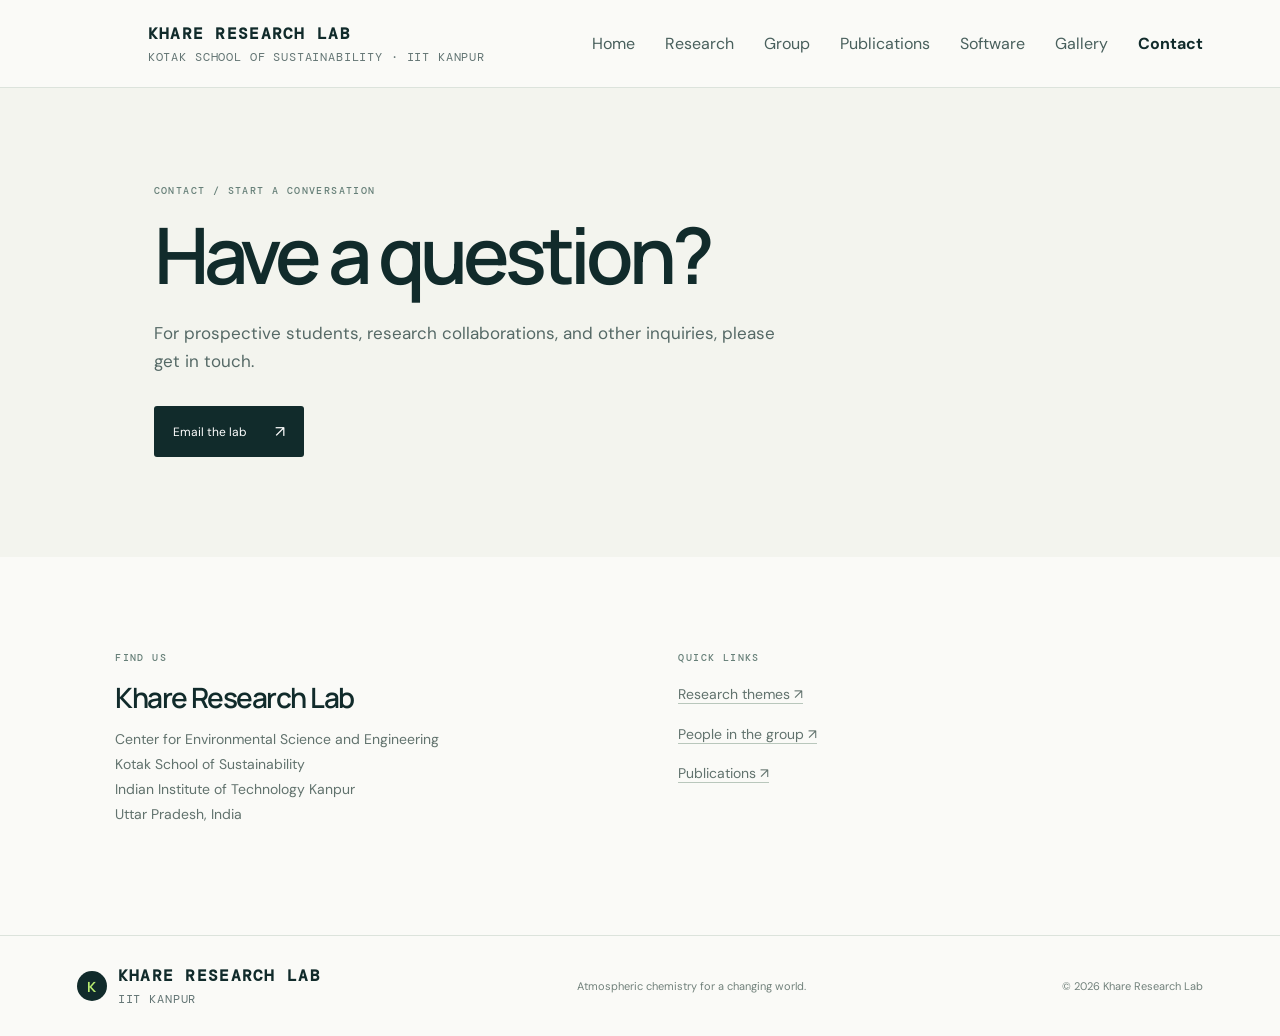
<file: contact.html>
<!doctype html><html lang="en"><head><meta charset="utf-8"><meta name="viewport" content="width=device-width,initial-scale=1"><title>Contact | Khare Research Lab</title><link rel="stylesheet" href="assets/style.css"><script defer src="assets/main.js"></script><script defer src="https://3Dmol.org/build/3Dmol-min.js"></script></head>
  
<body><header class="site-header"><a class="brand" href="index.html">
  <span class="molecule-logo" aria-label="Rotating limonene molecule">
  <span
    class="viewer_3Dmoljs"
    data-cid="440917"
    data-backgroundcolor="0xfafaf7"
    data-backgroundalpha="0"
    data-select="elem:C"
    data-style="stick:radius=0.14,color=0x145c58;sphere:scale=0.23,color=0x145c58"
    data-spin="axis:x;speed:0.5">
  </span>
</span>
  <span>KHARE RESEARCH LAB<small>KOTAK SCHOOL OF SUSTAINABILITY · IIT KANPUR</small></span></a><button class="menu-toggle" aria-label="Open navigation" aria-expanded="false">☰</button><nav class="nav"><a href="index.html">Home</a><a href="research.html">Research</a><a href="group.html">Group</a><a href="publications.html">Publications</a><a href="software.html">Software</a><a href="gallery.html">Gallery</a><a class="active" href="contact.html">Contact</a></nav></header><main><section class="page-hero contact-hero"><p class="eyebrow">CONTACT / START A CONVERSATION</p><h1>Have a question?</h1><p class="lede">For prospective students, research collaborations, and other inquiries, please get in touch.</p><a class="button" href="mailto:peeyushkhare@iitk.ac.in">Email the lab <span>↗</span></a></section><section class="section contact-details"><div><p class="eyebrow">FIND US</p><h2>Khare Research Lab</h2><p>Center for Environmental Science and Engineering<br>Kotak School of Sustainability<br>Indian Institute of Technology Kanpur<br>Uttar Pradesh, India</p></div><div><p class="eyebrow">QUICK LINKS</p><p><a href="research.html">Research themes ↗</a></p><p><a href="group.html">People in the group ↗</a></p><p><a href="publications.html">Publications ↗</a></p></div></section></main><footer class="footer"><a class="brand footer-brand" href="index.html"><span class="brand-mark">K</span><span>KHARE RESEARCH LAB<small>IIT KANPUR</small></span></a><span>Atmospheric chemistry for a changing world.</span><span>© <span data-year></span> Khare Research Lab</span></footer></body></html>
</file>
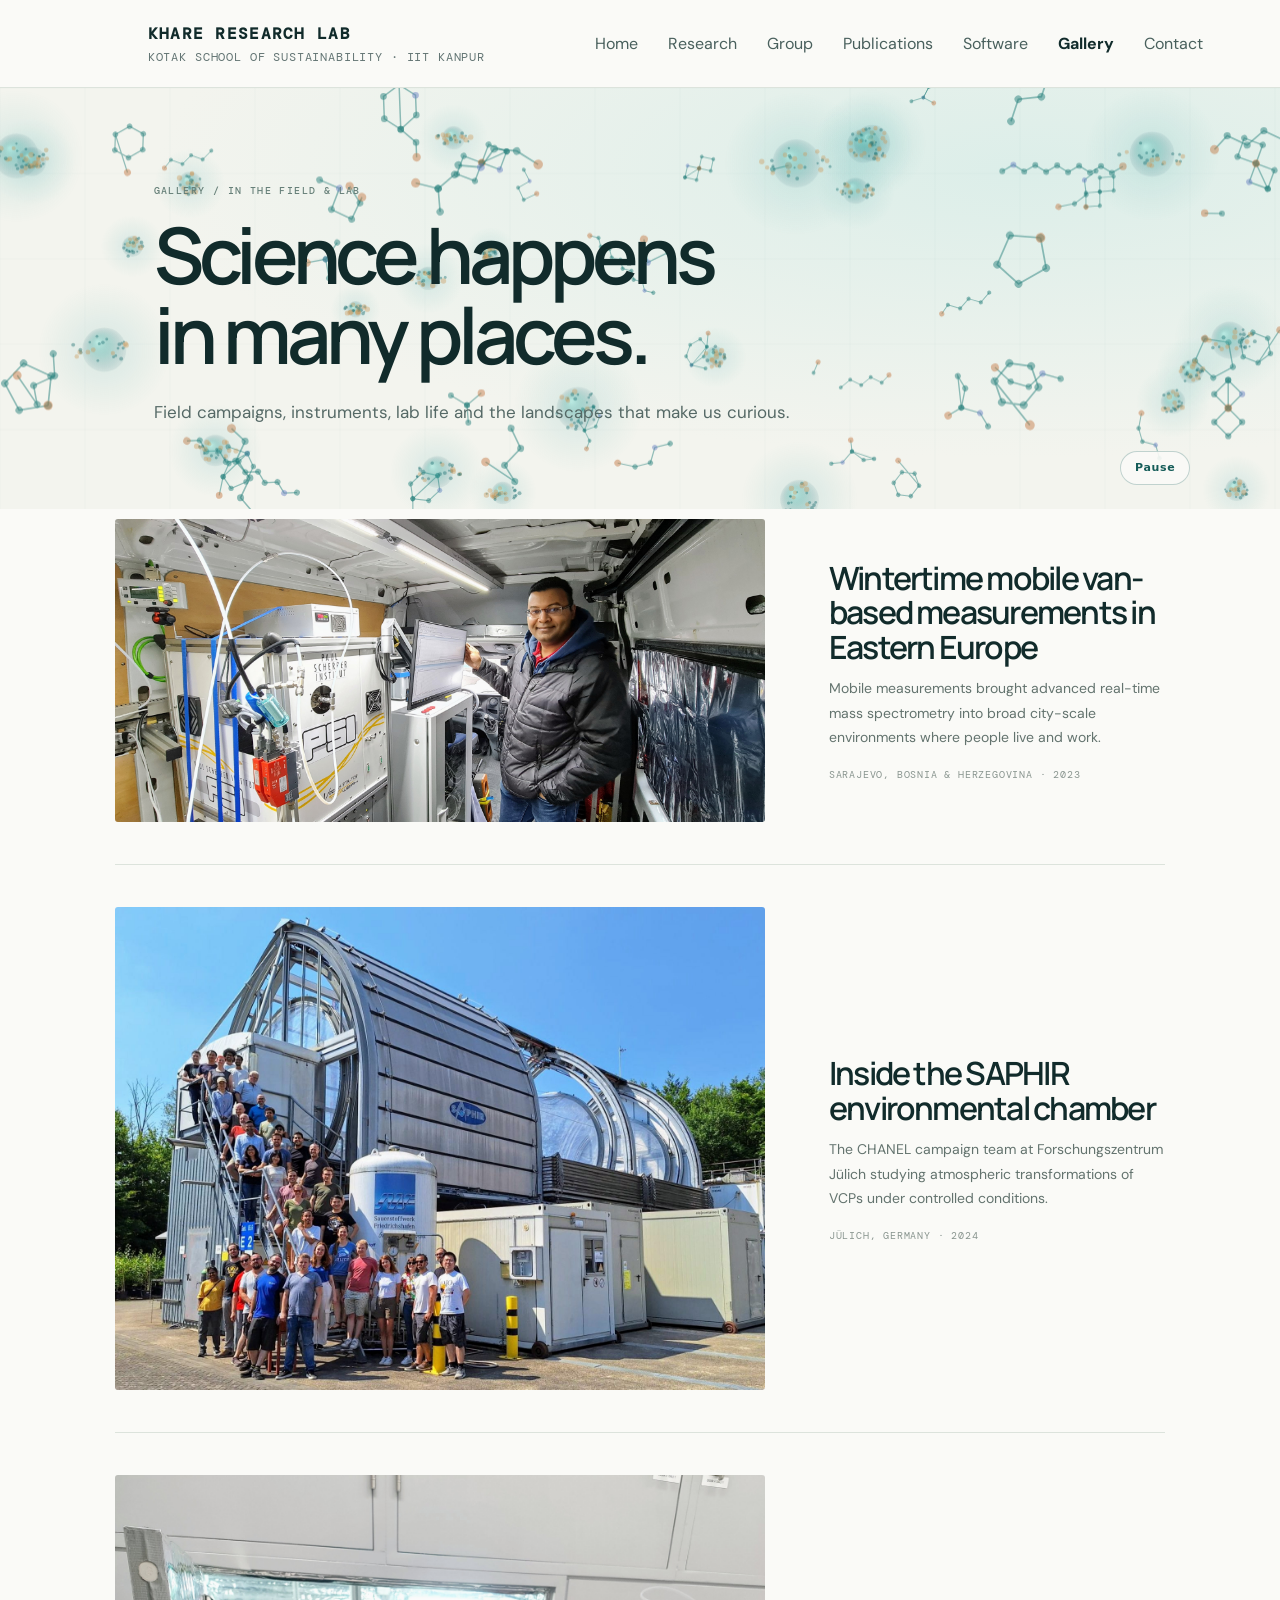
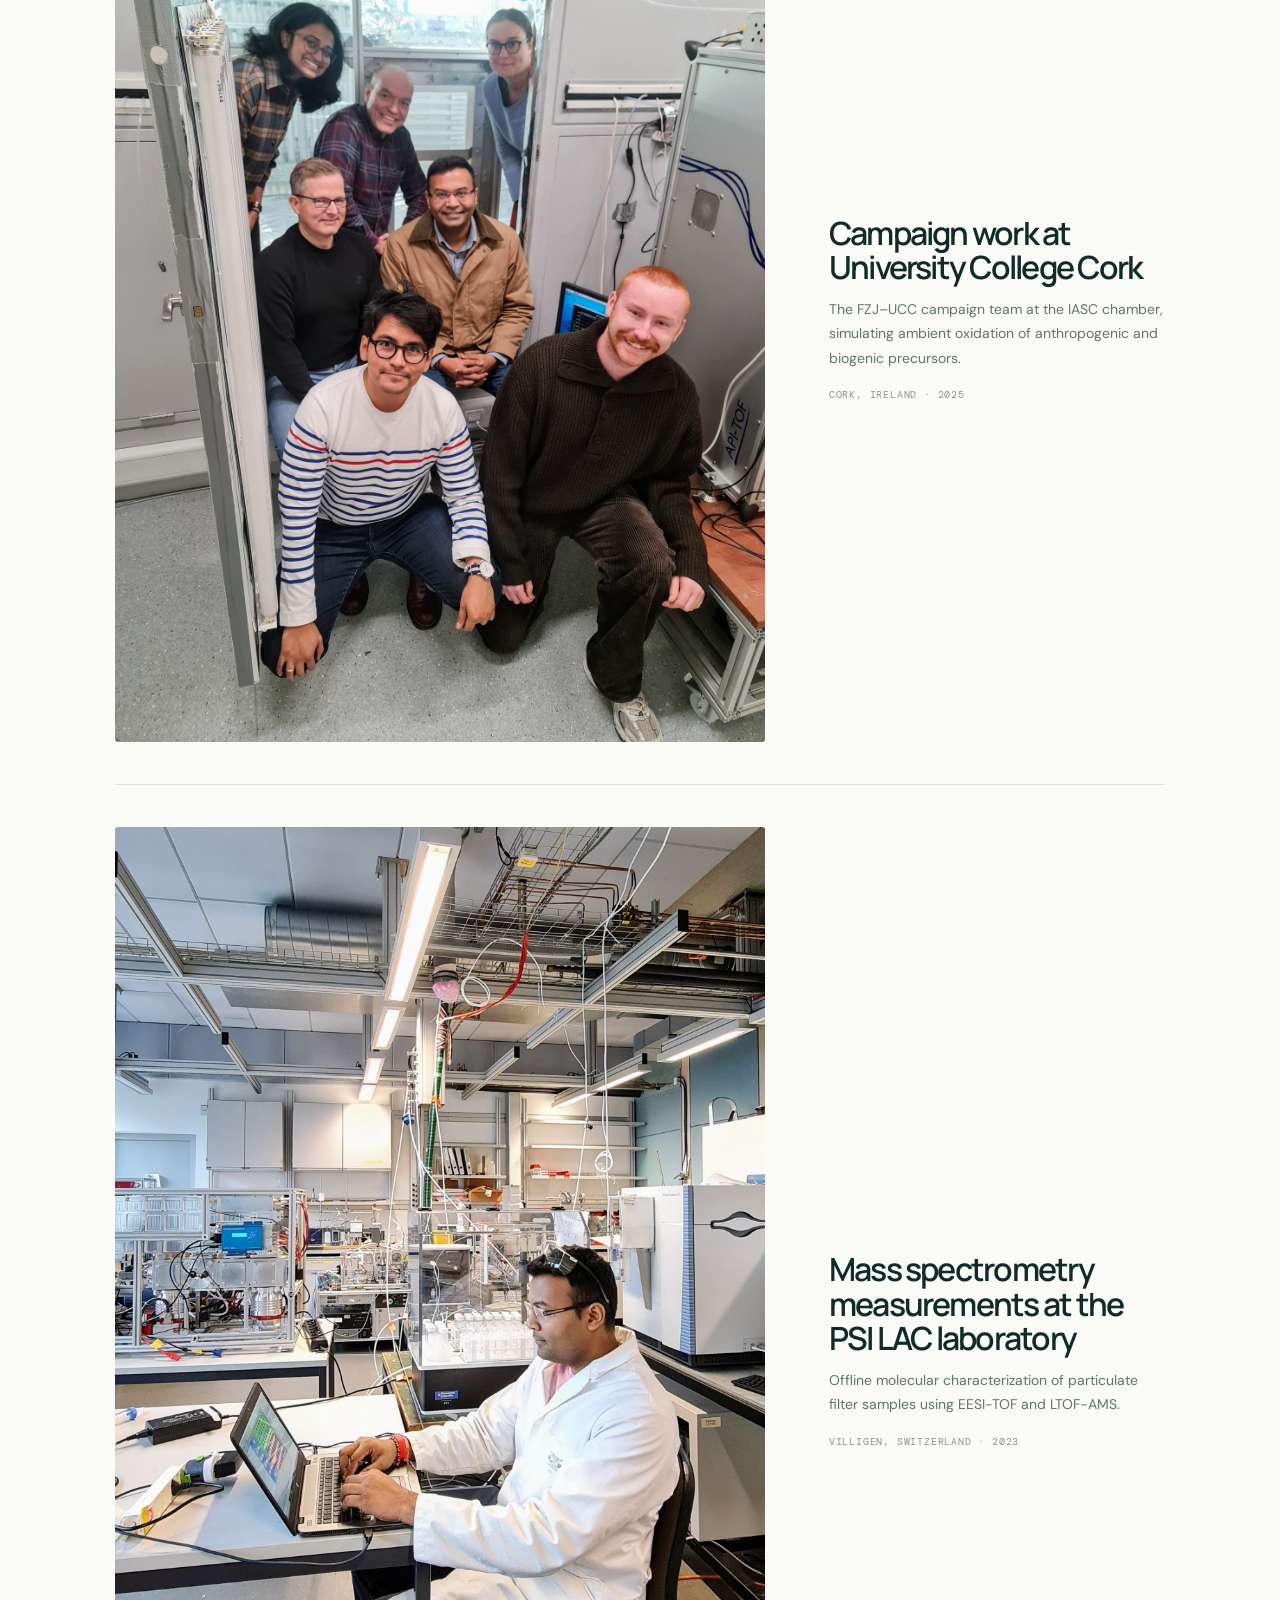
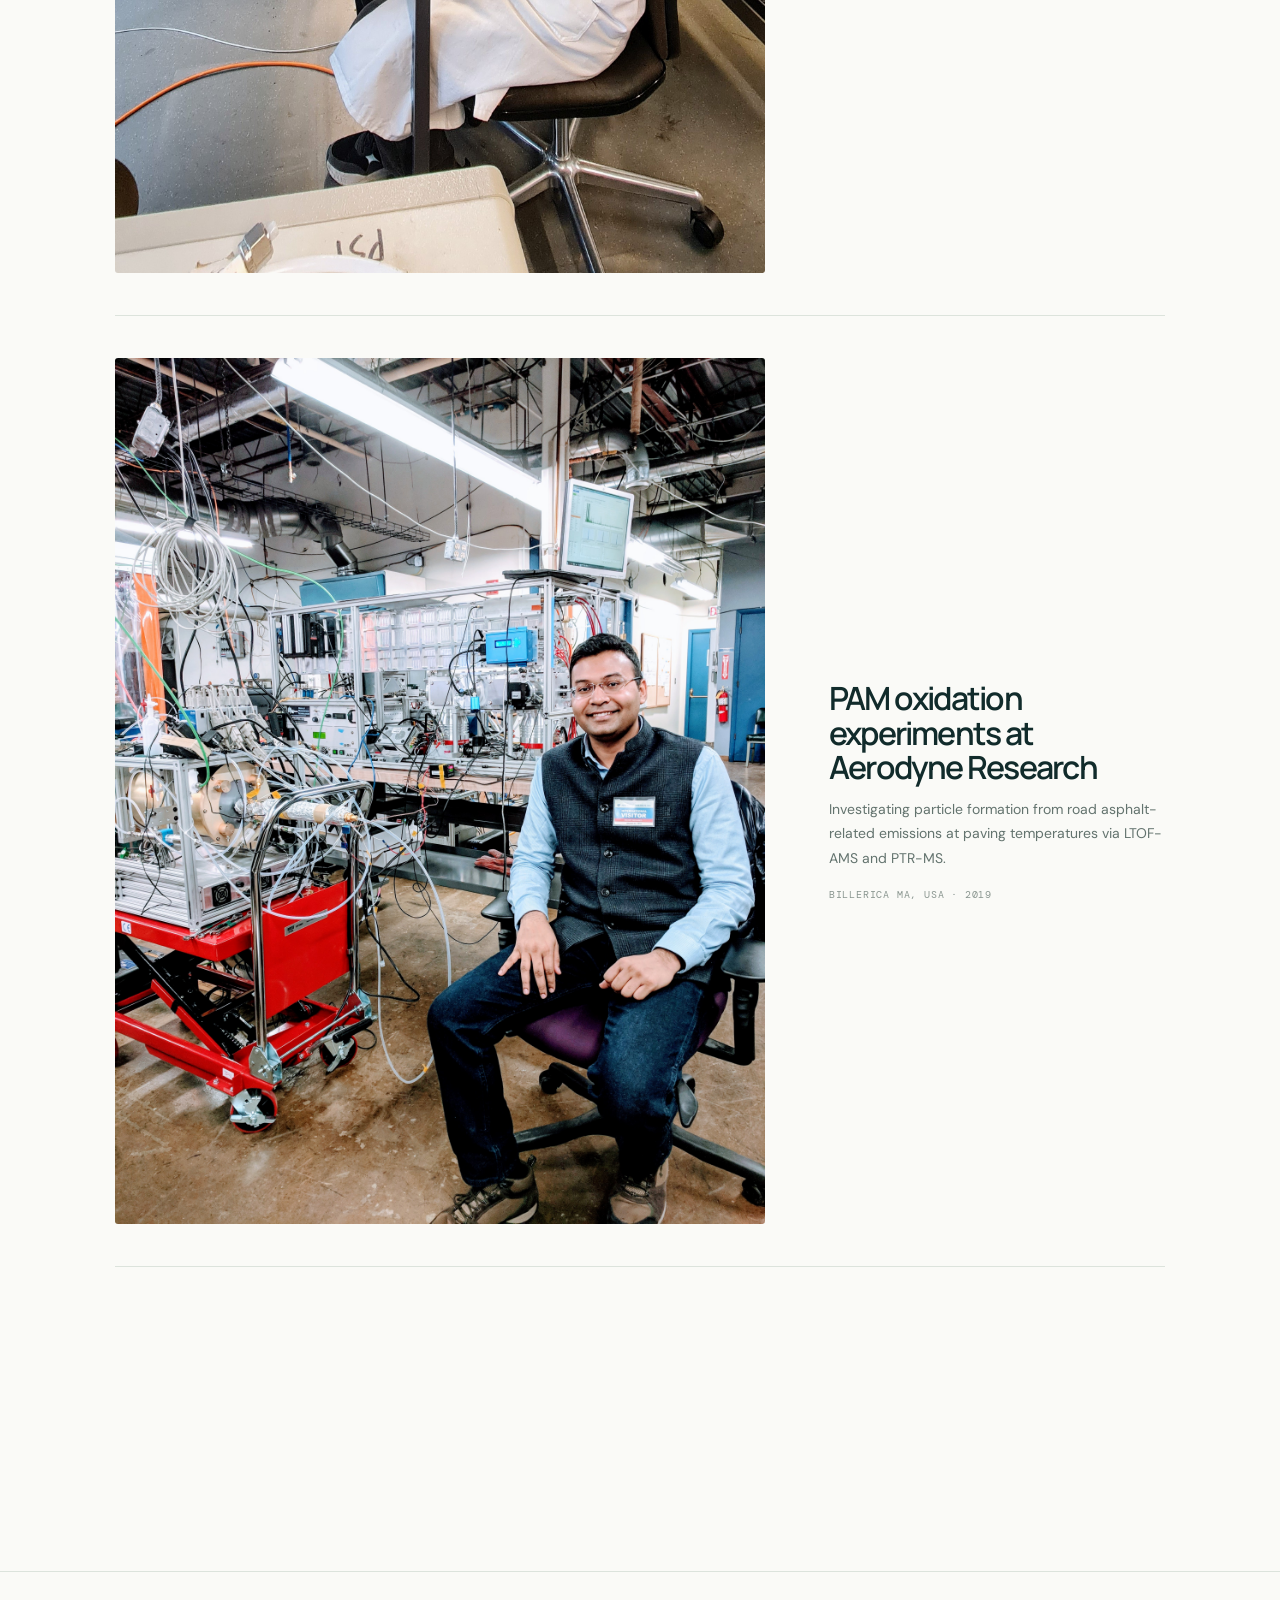
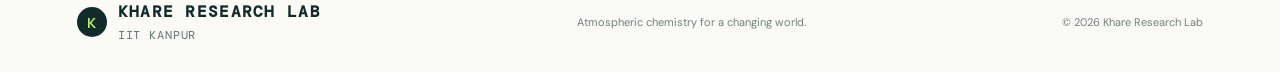
<file: gallery.html>
<!doctype html><html lang="en"><head><meta charset="utf-8"><meta name="viewport" content="width=device-width,initial-scale=1"><title>Gallery | Khare Research Lab</title><link rel="stylesheet" href="assets/style.css"><script defer src="assets/main.js"></script><script defer src="https://3Dmol.org/build/3Dmol-min.js"></script><style>
/* Hero-only molecular atmosphere */
.page-hero.gallery-atmosphere-hero{position:relative;isolation:isolate;overflow:hidden;}
#gallery-atmosphere-canvas{position:absolute;inset:0;width:100%;height:100%;z-index:0;pointer-events:none;background:radial-gradient(ellipse at 80% 20%,#dceee9 0,transparent 60%),transparent;}
.gallery-atmosphere-hero > :not(#gallery-atmosphere-canvas):not(.gallery-atmosphere-toggle){position:relative;z-index:1;}
.gallery-atmosphere-toggle{position:absolute;right:7vw;bottom:24px;z-index:3;border:1px solid #145c5840;border-radius:24px;padding:9px 14px;background:rgba(250,250,247,.9);color:#145c58;font:600 11px/1.3 system-ui,sans-serif;letter-spacing:.06em;cursor:pointer;}
.gallery-atmosphere-toggle:focus-visible{outline:3px solid #268d89;outline-offset:3px;}
@media(max-width:600px){.gallery-atmosphere-toggle{right:7vw;bottom:16px;}}
</style></head>
  
<body><header class="site-header"><a class="brand" href="index.html">
  <span class="molecule-logo" aria-label="Rotating limonene molecule">
  <span
    class="viewer_3Dmoljs"
    data-cid="440917"
    data-backgroundcolor="0xfafaf7"
    data-backgroundalpha="0"
    data-select="elem:C"
    data-style="stick:radius=0.14,color=0x145c58;sphere:scale=0.23,color=0x145c58"
    data-spin="axis:x;speed:0.5">
  </span>
</span>
<span>KHARE RESEARCH LAB<small>KOTAK SCHOOL OF SUSTAINABILITY · IIT KANPUR</small></span></a><button class="menu-toggle" aria-label="Open navigation" aria-expanded="false">☰</button><nav class="nav"><a href="index.html">Home</a><a href="research.html">Research</a><a href="group.html">Group</a><a href="publications.html">Publications</a><a href="software.html">Software</a><a class="active" href="gallery.html">Gallery</a><a href="contact.html">Contact</a></nav></header><main><section class="page-hero gallery-atmosphere-hero"><canvas id="gallery-atmosphere-canvas" aria-hidden="true"></canvas><p class="eyebrow">GALLERY / IN THE FIELD & LAB</p><h1>Science happens<br>in many places.</h1><p class="lede">Field campaigns, instruments, lab life and the landscapes that make us curious.</p><button class="gallery-atmosphere-toggle" type="button" aria-pressed="false">Pause atmosphere</button></section>
  
<style>
/* Full-width gallery rows: image left, caption right. */
.gallery-list { padding-top: 10px; }
.gallery-row { display:grid; grid-template-columns:minmax(0,1.45fr) minmax(260px,.75fr); gap:clamp(28px,5vw,72px); align-items:center; padding:42px 0; border-bottom:1px solid var(--line); }
.gallery-row:first-child { padding-top:0; }
.gallery-row img { display:block; width:100%; height:auto; max-height:none; object-fit:contain; border-radius:3px; }
.gallery-row-copy { max-width:430px; }
.gallery-row-copy h2 { margin:0 0 12px; font-size:clamp(22px,2.5vw,32px); }
.gallery-row-copy p { margin:0; color:#63736e; line-height:1.75; font-size:14px; }
.gallery-row-copy .gallery-place { display:block; margin-top:18px; color:#89958f; font:10px 'DM Mono'; letter-spacing:.08em; text-transform:uppercase; }
@media(max-width:700px) { .gallery-row { grid-template-columns:1fr; gap:20px; padding:30px 0; } .gallery-row-copy { max-width:none; } }
</style>
<section class="section gallery-list">
    
<article class="gallery-row">
  <img src="images/PSIvan.jpg" alt="">
  <div class="gallery-row-copy"><h2>Wintertime mobile van-based measurements in Eastern Europe</h2><p>Mobile measurements brought advanced real-time mass spectrometry into broad city-scale environments where people live and work.</p><span class="gallery-place">Sarajevo, Bosnia &amp; Herzegovina · 2023</span></div>
</article>


<article class="gallery-row">
  <img src="images/FZJchamber.jpg" alt="">
  <div class="gallery-row-copy"><h2>Inside the SAPHIR environmental chamber</h2><p>The CHANEL campaign team at Forschungszentrum Jülich studying atmospheric transformations of VCPs under controlled conditions.</p><span class="gallery-place">Jülich, Germany · 2024</span></div>
</article>
  

<article class="gallery-row">
  <img src="images/UCCchamber.jpg" alt="">
  <div class="gallery-row-copy"><h2>Campaign work at University College Cork</h2><p>The FZJ–UCC campaign team at the IASC chamber, simulating ambient oxidation of anthropogenic and biogenic precursors.</p><span class="gallery-place">Cork, Ireland · 2025</span></div>
</article>

  
<article class="gallery-row">
  <img src="images/PSIlab.jpg" alt="">
  <div class="gallery-row-copy"><h2>Mass spectrometry measurements at the PSI LAC laboratory</h2><p>Offline molecular characterization of particulate filter samples using EESI-TOF and LTOF-AMS.</p><span class="gallery-place">Villigen, Switzerland · 2023</span></div>
</article>

  
<article class="gallery-row">
  <img src="images/aerodyne.jpg" alt="">
  <div class="gallery-row-copy"><h2>PAM oxidation experiments at Aerodyne Research</h2><p>Investigating particle formation from road asphalt-related emissions at paving temperatures via LTOF-AMS and PTR-MS.</p><span class="gallery-place">Billerica MA, USA · 2019</span></div>
</article>
  
</section>
  
<p class="section small-note"></p></main><footer class="footer"><a class="brand footer-brand" href="index.html"><span class="brand-mark">K</span><span>KHARE RESEARCH LAB<small>IIT KANPUR</small></span></a><span>Atmospheric chemistry for a changing world.</span><span>© <span data-year></span> Khare Research Lab</span></footer><script>
/* Decorative chemistry-inspired animation, not a chemical mechanism simulation. */
(() => {
  const canvas = document.getElementById('gallery-atmosphere-canvas');
  const stage = canvas.parentElement;
  const ctx = canvas.getContext('2d');
  const button = document.querySelector('.gallery-atmosphere-toggle');
  if (!ctx) { button.hidden = true; return; }
  const preference = matchMedia('(prefers-reduced-motion: reduce)');
  let paused = preference.matches, w=0, h=0, molecules=[], aerosols=[], flashes=[];
  let frame=0, previous=0, elapsed=0, nextReaction=2;
  const rand=(a,b)=>a+Math.random()*(b-a);
  const oxygen='#c57a45', carbon='#207c78';
  const shapes=[
    [[-15,0],[0,-9],[15,0],[25,-10]],
    [[-13,-8],[0,-16],[13,-8],[13,8],[0,16],[-13,8],[25,16]],
    [[-17,5],[-3,-5],[12,5],[23,-5],[12,20]],
    [[-8,0],[8,0]],
    [[-28,0],[-14,-9],[0,0],[14,-9],[28,0],[39,-9]],
    [[-16,0],[0,0],[10,-14],[0,0],[10,14]],
    [[0,-18],[17,-5],[10,16],[-10,16],[-17,-5],[0,-18]],
    [[-26,0],[-13,-12],[0,0],[13,-12],[26,0],[13,12],[0,0],[-13,12],[-26,0]],
    [[-18,0],[0,0],[12,-12],[0,0],[12,12]],
    [[-22,10],[-10,-2],[3,10],[16,-2],[3,-16]],
    [[-12,8],[0,-8],[12,8]],
    [[-22,-8],[-8,0],[6,-8],[20,0],[30,15]],
    // naphthalene: two fused aromatic rings
    [[-24,0],[-12,-12],[0,0],[-12,12],[-24,0],[0,0],[12,-12],[24,0],[12,12],[0,0]],
    // alpha-pinene: bicyclic terpene-like structure
    [[-22,8],[-12,-10],[2,-14],[16,-4],[20,12],[7,18],[-5,10],[-12,-10],[7,18],[25,25]],
    // limonene: six-membered ring with isopropenyl branch
    [[-18,0],[-9,-13],[7,-13],[18,0],[9,13],[-9,13],[-18,0],[18,0],[29,-12],[41,-12]],
    // isoprene: branched C5 diene
    [[-22,0],[-8,0],[5,-12],[18,0],[31,0],[5,-12],[5,-26]],
    // C12 alkane: long straight-chain hydrocarbon
    [[-55,0],[-45,-6],[-35,0],[-25,-6],[-15,0],[-5,-6],[5,0],[15,-6],[25,0],[35,-6],[45,0],[55,-6]]
  ];
  function molecule(x=rand(0,w),y=rand(0,h)) {
    return {x,y,vx:rand(-9,9),vy:rand(-7,7),angle:rand(0,6.28),spin:rand(-.17,.17),shape:Math.floor(rand(0,shapes.length)),scale:rand(.65,1.45),cool:rand(0,5)};
  }
  function resize(){
    w=stage.clientWidth; h=stage.clientHeight;
    const dpr=Math.min(devicePixelRatio||1,2);
    canvas.width=Math.round(w*dpr);canvas.height=Math.round(h*dpr);
    ctx.setTransform(dpr,0,0,dpr,0,0);
    molecules=Array.from({length:Math.max(36,Math.min(105,Math.floor(w*h/11500)))},(_,i)=>molecule(rand(0,w),i%2===0?rand(0,h*.48):rand(h*.48,h)));
    aerosols=Array.from({length:w<600?12:24},(_,i)=>particle(rand(0,w),i%2===0?rand(0,h*.48):rand(h*.48,h),rand(7,25),true));
    flashes=[]; draw(0);
  }
  function particle(x,y,r,established=false){
    return {x,y,r,vx:rand(-5,5),vy:rand(-9,-3),age:established?20:0,life:rand(40,65),kind:Math.floor(rand(0,3)),phase:rand(0,6),beads:Array.from({length:24},()=>({a:rand(0,6.28),r:Math.sqrt(Math.random()),s:rand(1,2.8)}))};
  }
  function glow(x,y,r,color){
    const g=ctx.createRadialGradient(x,y,0,x,y,r);g.addColorStop(0,color);g.addColorStop(1,'rgba(44,160,157,0)');ctx.fillStyle=g;ctx.beginPath();ctx.arc(x,y,r,0,Math.PI*2);ctx.fill();
  }
  function draw(dt){
    elapsed+=dt;
    ctx.clearRect(0,0,w,h);
    // A quiet technical grid adds depth without competing with the text.
    ctx.lineWidth=.6;ctx.strokeStyle='rgba(31,117,113,.045)';
    for(let x=0;x<w;x+=85){ctx.beginPath();ctx.moveTo(x,0);ctx.lineTo(x,h);ctx.stroke();}
    for(let y=0;y<h;y+=85){ctx.beginPath();ctx.moveTo(0,y);ctx.lineTo(w,y);ctx.stroke();}
    for(const m of molecules){
      m.cool=Math.max(0,m.cool-dt);m.x+=m.vx*dt;m.y+=m.vy*dt;m.angle+=m.spin*dt;
      if(m.x<-45)m.x=w+40;if(m.x>w+45)m.x=-40;if(m.y<-45)m.y=h+40;if(m.y>h+45)m.y=-40;
    }
    // Nearby reactants draw together, flash, then condense into a small aggregate.
    nextReaction-=dt;
    let reacted=false;
    for(let i=0;i<molecules.length;i++)for(let j=i+1;j<molecules.length;j++){
      const a=molecules[i],b=molecules[j],dx=b.x-a.x,dy=b.y-a.y,d=Math.hypot(dx,dy);
      if(d<130 && a.cool===0 && b.cool===0){
        ctx.strokeStyle=`rgba(29,151,148,${.16*(1-d/130)})`;ctx.setLineDash([3,7]);ctx.beginPath();ctx.moveTo(a.x,a.y);ctx.lineTo(b.x,b.y);ctx.stroke();ctx.setLineDash([]);
        if(!reacted && nextReaction<=0 && dt>0){
          a.x+=dx*dt*.6;a.y+=dy*dt*.6;b.x-=dx*dt*.6;b.y-=dy*dt*.6;
          if(d<58){
            const x=(a.x+b.x)/2,y=(a.y+b.y)/2;
            aerosols.push(particle(x,y,rand(11,20)));flashes.push({x,y,age:0});
            Object.assign(a,molecule(-30,rand(0,h)));Object.assign(b,molecule(w+30,rand(0,h)));a.cool=b.cool=10;
            nextReaction=rand(2.5,5);reacted=true;
          }
        }
      }
    }
    for(const m of molecules){
      ctx.save();ctx.translate(m.x,m.y);ctx.rotate(m.angle);ctx.scale(m.scale,m.scale);ctx.globalAlpha=.48;
      const s=shapes[m.shape];ctx.lineWidth=1.2;ctx.strokeStyle=carbon;
      ctx.beginPath();s.forEach(([x,y],i)=>i?ctx.lineTo(x,y):ctx.moveTo(x,y));
      if(m.shape===1){ctx.moveTo(...s[5]);ctx.lineTo(...s[0]);}ctx.stroke();
      s.forEach(([x,y],i)=>{ctx.fillStyle=i===s.length-1?oxygen:(m.shape>=8 && i===1?'#647dc0':carbon);ctx.beginPath();ctx.arc(x,y,i===s.length-1?3.4:2.7,0,6.283);ctx.fill();});ctx.restore();
    }
    aerosols=aerosols.filter(p=>p.age<p.life).slice(-40);
    if(dt>0 && aerosols.length<(w<600?12:24)) aerosols.push(particle(rand(0,w),rand(0,h),rand(7,25),true));
    for(const p of aerosols){
      p.age+=dt;p.x+=(p.vx+Math.sin(elapsed*.4+p.phase)*3)*dt;p.y+=p.vy*dt;
      if(p.y<-45)p.y=h+40;if(p.x<-45)p.x=w+40;if(p.x>w+45)p.x=-40;
      const alpha=Math.min(1,p.age/2,(p.life-p.age)/6)*.65;
      const radius=p.r*(.4+.6*Math.min(1,p.age/7));
      ctx.save();ctx.globalAlpha=alpha;
      glow(p.x,p.y,radius*3,'rgba(23,156,157,.20)');
      const g=ctx.createRadialGradient(p.x-radius*.3,p.y-radius*.35,1,p.x,p.y,radius);
      g.addColorStop(0,'rgba(165,232,222,.95)');g.addColorStop(.5,'rgba(48,151,145,.4)');g.addColorStop(1,'rgba(15,73,90,.1)');
      ctx.fillStyle=g;ctx.beginPath();ctx.arc(p.x,p.y,radius,0,6.283);ctx.fill();
      for(const bead of p.beads){const a=bead.a+elapsed*.08,x=p.x+Math.cos(a)*bead.r*radius*(p.kind===1?1.5:1),y=p.y+Math.sin(a)*bead.r*radius*(p.kind===1?.65:1);
        ctx.fillStyle=bead.s>2?'rgba(204,149,85,.6)':'rgba(25,109,112,.65)';ctx.beginPath();ctx.arc(x,y,bead.s,0,6.283);ctx.fill();}
      ctx.restore();
    }
    flashes=flashes.filter(f=>f.age<2.4);
    for(const f of flashes){f.age+=dt;ctx.save();ctx.globalAlpha=Math.max(0,1-f.age/2.4);glow(f.x,f.y,45+f.age*20,'rgba(23,175,170,.35)');ctx.strokeStyle='#35aaa2';ctx.lineWidth=.8;ctx.beginPath();ctx.arc(f.x,f.y,8+f.age*25,0,6.283);ctx.stroke();ctx.restore();}
  }
  function tick(t){frame=0;if(paused||document.hidden)return;const dt=previous?Math.min((t-previous)/1000,.05):0;previous=t;draw(dt);frame=requestAnimationFrame(tick);}
  function sync(){button.textContent=paused?'Play ':'Pause ';button.setAttribute('aria-pressed',String(paused));cancelAnimationFrame(frame);frame=0;previous=0;if(!paused&&!document.hidden)frame=requestAnimationFrame(tick);}
  button.addEventListener('click',()=>{paused=!paused;sync();});
  preference.addEventListener('change',e=>{paused=e.matches;sync();});
  document.addEventListener('visibilitychange',sync);
  let resizeTimer;addEventListener('resize',()=>{clearTimeout(resizeTimer);resizeTimer=setTimeout(resize,150);});
  resize();sync();
})();
</script></body></html>
</file>
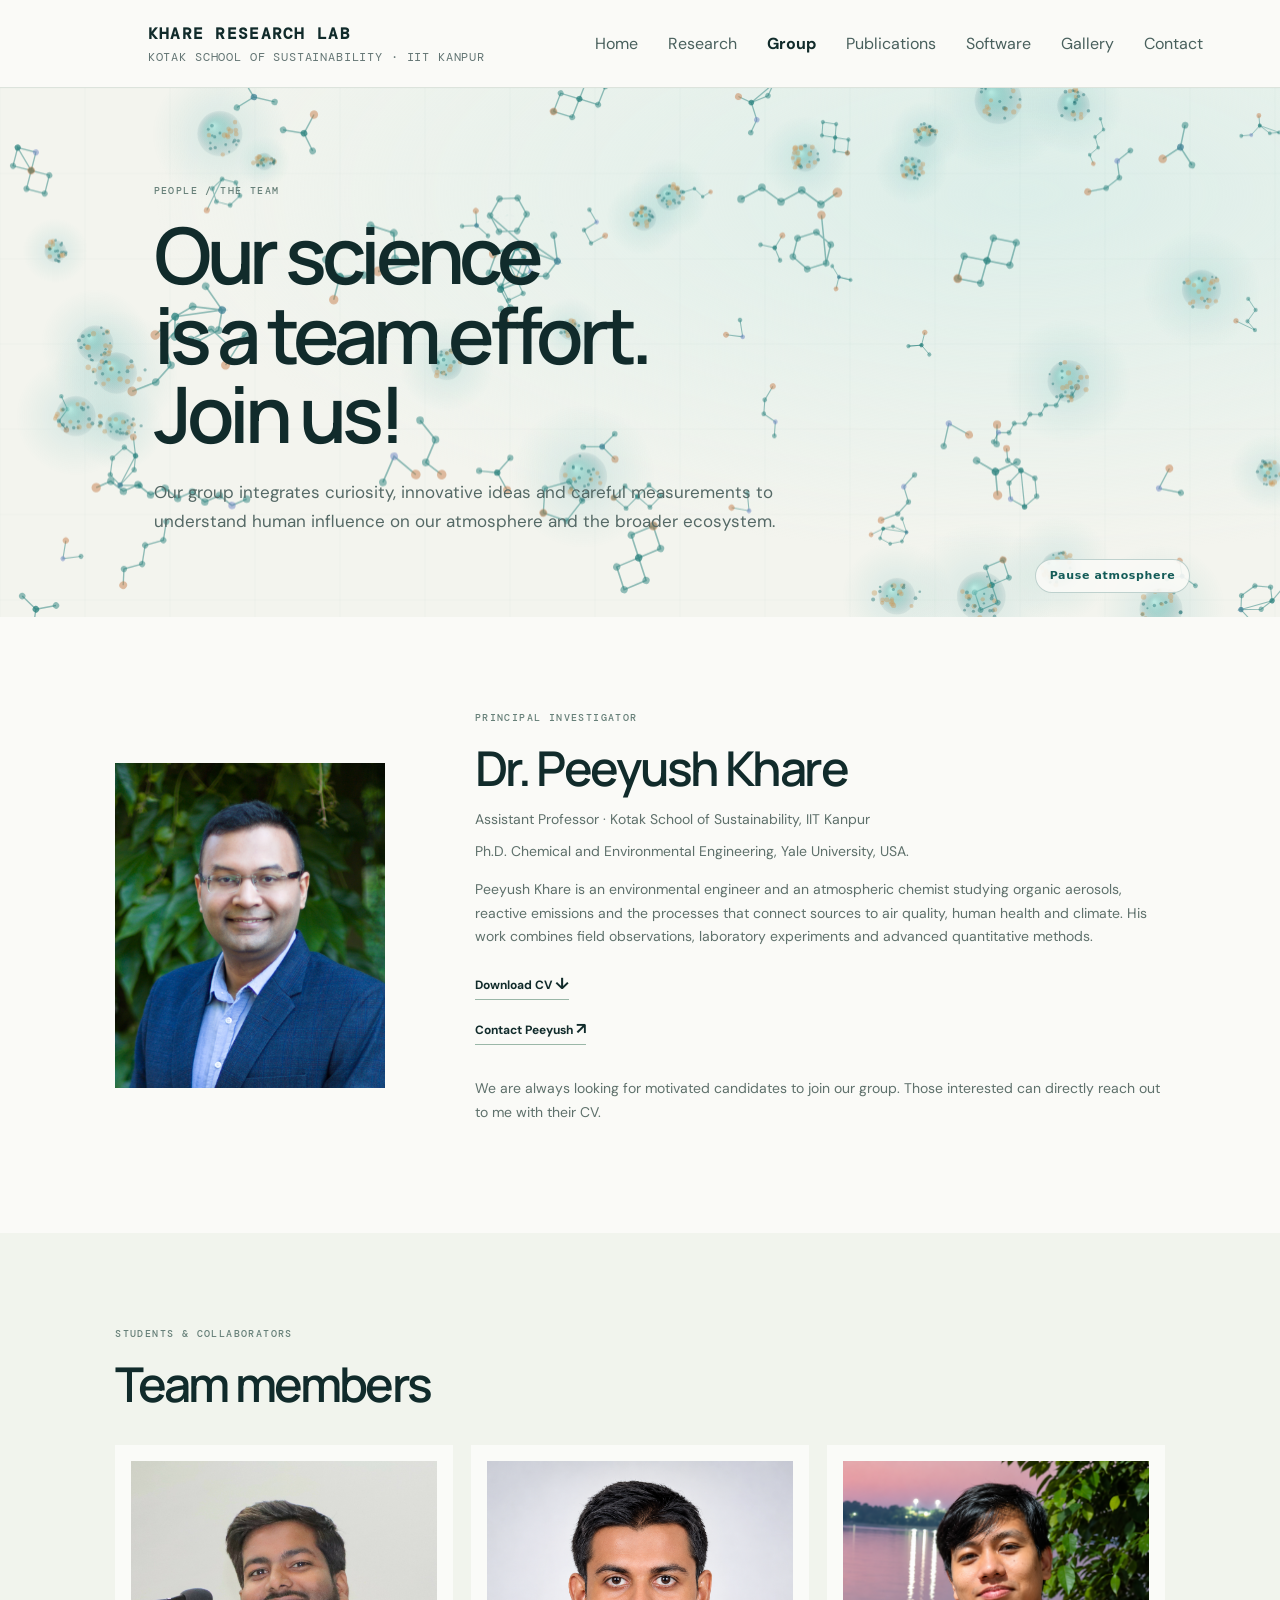
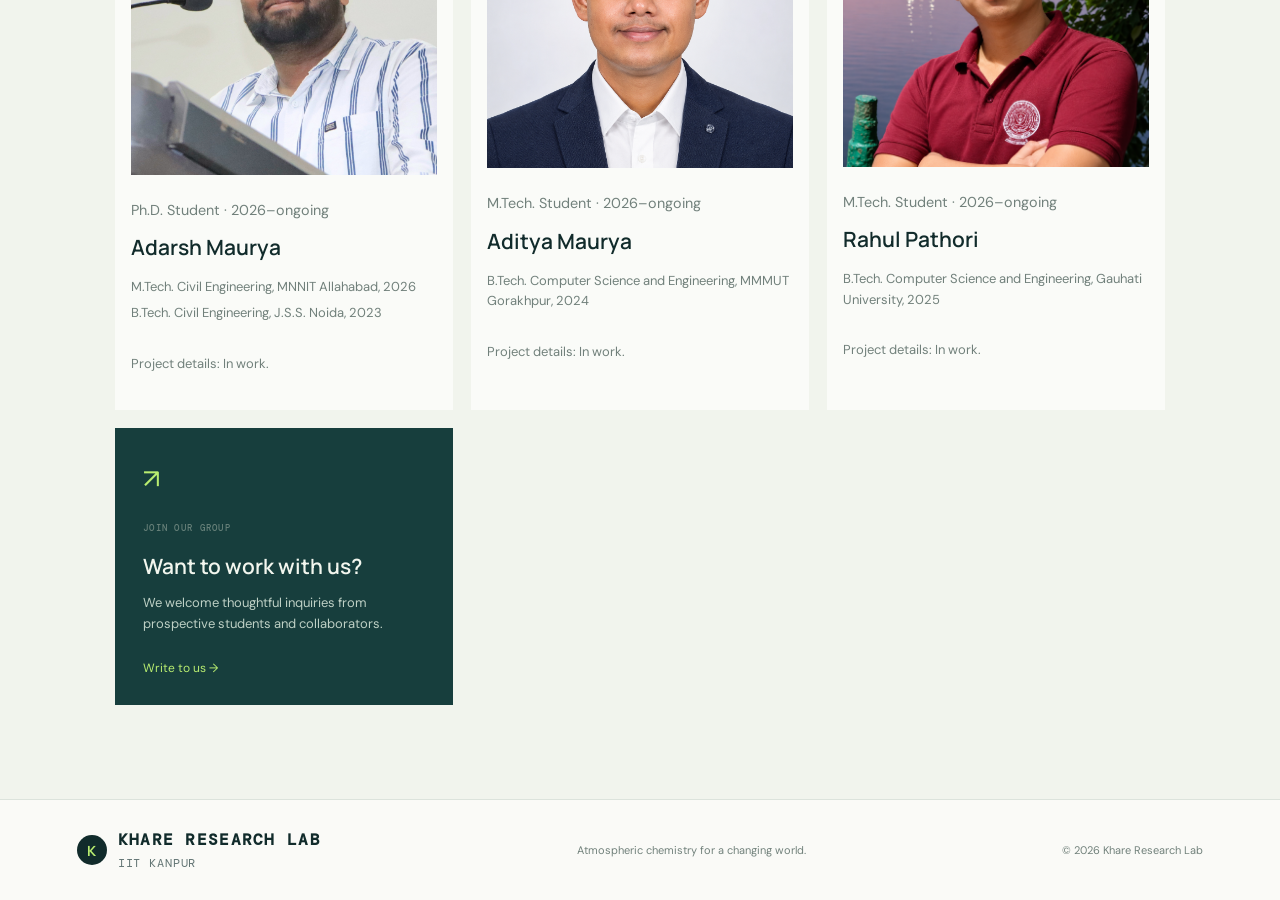
<file: group.html>
<!doctype html><html lang="en"><head><meta charset="utf-8"><meta name="viewport" content="width=device-width,initial-scale=1"><title>Group | Khare Research Lab</title><link rel="stylesheet" href="assets/style.css"><script defer src="assets/main.js"></script><script defer src="https://3Dmol.org/build/3Dmol-min.js"></script><style>
/* Hero-only molecular atmosphere */
.page-hero.group-atmosphere-hero{position:relative;isolation:isolate;overflow:hidden;}
#group-atmosphere-canvas{position:absolute;inset:0;width:100%;height:100%;z-index:0;pointer-events:none;background:radial-gradient(ellipse at 80% 20%,#dceee9 0,transparent 60%),transparent;}
.group-atmosphere-hero > :not(#group-atmosphere-canvas):not(.group-atmosphere-toggle){position:relative;z-index:1;}
.group-atmosphere-toggle{position:absolute;right:7vw;bottom:24px;z-index:3;border:1px solid #145c5840;border-radius:24px;padding:9px 14px;background:rgba(250,250,247,.9);color:#145c58;font:600 11px/1.3 system-ui,sans-serif;letter-spacing:.06em;cursor:pointer;}
.group-atmosphere-toggle:focus-visible{outline:3px solid #268d89;outline-offset:3px;}
@media(max-width:600px){.group-atmosphere-toggle{right:7vw;bottom:16px;}}
/* Student cards: frameless photographs with text aligned to their width. */
.person-card.student-card {
  display: flex;
  flex-direction: column;
  align-items: flex-start;
}
.person-card.student-card .student-portrait {
  display: block !important;
  position: static !important;
  width: 100% !important;
  height: auto !important;
  max-height: none !important;
  aspect-ratio: auto !important;
  overflow: visible !important;
  padding: 0 !important;
  margin: 0 0 16px !important;
  border: 0 !important;
  border-radius: 0 !important;
  background: transparent !important;
  box-shadow: none !important;
}
.person-card.student-card .student-portrait img {
  display: block !important;
  position: static !important;
  width: 100% !important;
  height: auto !important;
  max-width: 100% !important;
  max-height: none !important;
  object-fit: contain !important;
  border: 0 !important;
  border-radius: 0 !important;
  box-shadow: none !important;
}
.person-card.student-card .student-qualifications {
  margin: 8px 0 12px;
  font-size: .9rem;
  line-height: 1.55;
}
.person-card.student-card .student-qualifications p { margin: 0 0 5px; }
</style></head>

  <body><header class="site-header"><a class="brand" href="index.html">
    <span class="molecule-logo" aria-label="Rotating limonene molecule">
  <span
    class="viewer_3Dmoljs"
    data-cid="440917"
    data-backgroundcolor="0xfafaf7"
    data-backgroundalpha="0"
    data-select="elem:C"
    data-style="stick:radius=0.14,color=0x145c58;sphere:scale=0.23,color=0x145c58"
    data-spin="axis:x;speed:0.5">
  </span>
</span>
    <span>KHARE RESEARCH LAB<small>KOTAK SCHOOL OF SUSTAINABILITY · IIT KANPUR</small></span></a><button class="menu-toggle" aria-label="Open navigation" aria-expanded="false">☰</button><nav class="nav"><a href="index.html">Home</a><a href="research.html">Research</a><a class="active" href="group.html">Group</a><a href="publications.html">Publications</a><a href="software.html">Software</a><a href="gallery.html">Gallery</a><a href="contact.html">Contact</a></nav></header><main>
  
<section class="page-hero group-atmosphere-hero"><canvas id="group-atmosphere-canvas" aria-hidden="true"></canvas><p class="eyebrow">PEOPLE / THE TEAM</p><h1>Our science<br>is a team effort.<br>Join us!</h1><p class="lede">Our group integrates curiosity, innovative ideas and careful measurements to understand human influence on our atmosphere and the broader ecosystem.</p><button class="group-atmosphere-toggle" type="button" aria-pressed="false">Pause atmosphere</button></section>
  
<section class="section group-lead">
  <div class="portrait-placeholder">
    <img
      src="assets/Peeyush_pic.jpg"
      alt="Dr. Peeyush Khare"
      style="display:block;width:100%;height:100%;object-fit:cover;object-position:center top;"
    >
  </div>
  
<div><p class="eyebrow">PRINCIPAL INVESTIGATOR</p><h2>Dr. Peeyush Khare</h2><p class="role">Assistant Professor · Kotak School of Sustainability, IIT Kanpur</p><p>Ph.D. Chemical and Environmental Engineering, Yale University, USA.</p><p>Peeyush Khare is an environmental engineer and an atmospheric chemist studying organic aerosols, reactive emissions and the processes that connect sources to air quality, human health and climate. His work combines field observations, laboratory experiments and advanced quantitative methods.</p><div style="display:flex;flex-direction:column;align-items:flex-start;gap:18px;margin-top:24px;">
  <a class="under-link" href="assets/Khare_CV_web.pdf" download>Download CV <span aria-hidden="true">↓</span></a>
  <a class="under-link" href="contact.html">Contact Peeyush <span>↗</span></a>
  <p>We are always looking for motivated candidates to join our group. Those interested can directly reach out to me with their CV.</p>
</div></div></section>
  
<section class="section group-section">
  <div class="section-heading"><div>
    <p class="eyebrow">STUDENTS & COLLABORATORS</p>
    <h2>Team members</h2></div></div>
  <div class="people-grid">
    <article class="person-card student-card">
      <div class="student-portrait">
        <img src="assets/Adarsh_Maurya.jpg" alt="Adarsh Maurya" loading="lazy"></div>
      <p class="student-qualifications">Ph.D. Student · 2026–ongoing</p>
      <h3>Adarsh Maurya</h3>
      <div class="student-qualifications">
        <p>M.Tech. Civil Engineering, MNNIT Allahabad, 2026</p>
        <p>B.Tech. Civil Engineering, J.S.S. Noida, 2023</p></div>
      <p>Project details: In work.</p></article>
  
<article class="person-card student-card">
      <div class="student-portrait">
        <img src="assets/Aditya_Maurya.png" alt="Aditya Maurya" loading="lazy">
      </div>
      <p class="student-qualifications">M.Tech. Student · 2026–ongoing</p>
      <h3>Aditya Maurya</h3>
      <div class="student-qualifications">
        <p>B.Tech. Computer Science and Engineering, MMMUT Gorakhpur, 2024</p>
      </div>
      <p>Project details: In work.</p>
    </article>

    <article class="person-card student-card">
      <div class="student-portrait">
        <img src="assets/Rahul_Pathori.png" alt="Rahul Pathori" loading="lazy">
      </div>
      <p class="student-qualifications">M.Tech. Student · 2026–ongoing</p>
      <h3>Rahul Pathori</h3>
      <div class="student-qualifications">
        <p>B.Tech. Computer Science and Engineering, Gauhati University, 2025</p>
      </div>
      <p>Project details: In work.</p>
    </article>
  
<article class="person-card join-card"><div class="join-symbol">↗</div><p class="eyebrow">JOIN OUR GROUP</p><h3>Want to work with us?</h3><p>We welcome thoughtful inquiries from prospective students and collaborators.</p><a href="contact.html">Write to us →</a></article></div>

</section>

</main><footer class="footer"><a class="brand footer-brand" href="index.html"><span class="brand-mark">K</span><span>KHARE RESEARCH LAB<small>IIT KANPUR</small></span></a><span>Atmospheric chemistry for a changing world.</span><span>© <span data-year></span> Khare Research Lab</span></footer><script>
/* Decorative chemistry-inspired animation, not a chemical mechanism simulation. */
(() => {
  const canvas = document.getElementById('group-atmosphere-canvas');
  const stage = canvas.parentElement;
  const ctx = canvas.getContext('2d');
  const button = document.querySelector('.group-atmosphere-toggle');
  if (!ctx) { button.hidden = true; return; }
  const preference = matchMedia('(prefers-reduced-motion: reduce)');
  let paused = preference.matches, w=0, h=0, molecules=[], aerosols=[], flashes=[];
  let frame=0, previous=0, elapsed=0, nextReaction=2;
  const rand=(a,b)=>a+Math.random()*(b-a);
  const oxygen='#c57a45', carbon='#207c78';
  const shapes=[
    [[-15,0],[0,-9],[15,0],[25,-10]],
    [[-13,-8],[0,-16],[13,-8],[13,8],[0,16],[-13,8],[25,16]],
    [[-17,5],[-3,-5],[12,5],[23,-5],[12,20]],
    [[-8,0],[8,0]],
    [[-28,0],[-14,-9],[0,0],[14,-9],[28,0],[39,-9]],
    [[-16,0],[0,0],[10,-14],[0,0],[10,14]],
    [[0,-18],[17,-5],[10,16],[-10,16],[-17,-5],[0,-18]],
    [[-26,0],[-13,-12],[0,0],[13,-12],[26,0],[13,12],[0,0],[-13,12],[-26,0]],
    [[-18,0],[0,0],[12,-12],[0,0],[12,12]],
    [[-22,10],[-10,-2],[3,10],[16,-2],[3,-16]],
    [[-12,8],[0,-8],[12,8]],
    [[-22,-8],[-8,0],[6,-8],[20,0],[30,15]],
    // naphthalene: two fused aromatic rings
    [[-24,0],[-12,-12],[0,0],[-12,12],[-24,0],[0,0],[12,-12],[24,0],[12,12],[0,0]],
    // alpha-pinene: bicyclic terpene-like structure
    [[-22,8],[-12,-10],[2,-14],[16,-4],[20,12],[7,18],[-5,10],[-12,-10],[7,18],[25,25]],
    // limonene: six-membered ring with isopropenyl branch
    [[-18,0],[-9,-13],[7,-13],[18,0],[9,13],[-9,13],[-18,0],[18,0],[29,-12],[41,-12]],
    // isoprene: branched C5 diene
    [[-22,0],[-8,0],[5,-12],[18,0],[31,0],[5,-12],[5,-26]],
    // C12 alkane: long straight-chain hydrocarbon
    [[-55,0],[-45,-6],[-35,0],[-25,-6],[-15,0],[-5,-6],[5,0],[15,-6],[25,0],[35,-6],[45,0],[55,-6]]
  ];
  function molecule(x=rand(0,w),y=rand(0,h)) {
    return {x,y,vx:rand(-9,9),vy:rand(-7,7),angle:rand(0,6.28),spin:rand(-.17,.17),shape:Math.floor(rand(0,shapes.length)),scale:rand(.65,1.45),cool:rand(0,5)};
  }
  function resize(){
    w=stage.clientWidth; h=stage.clientHeight;
    const dpr=Math.min(devicePixelRatio||1,2);
    canvas.width=Math.round(w*dpr);canvas.height=Math.round(h*dpr);
    ctx.setTransform(dpr,0,0,dpr,0,0);
    molecules=Array.from({length:Math.max(36,Math.min(105,Math.floor(w*h/11500)))},(_,i)=>molecule(rand(0,w),i%2===0?rand(0,h*.48):rand(h*.48,h)));
    aerosols=Array.from({length:w<600?12:24},(_,i)=>particle(rand(0,w),i%2===0?rand(0,h*.48):rand(h*.48,h),rand(7,25),true));
    flashes=[]; draw(0);
  }
  function particle(x,y,r,established=false){
    return {x,y,r,vx:rand(-5,5),vy:rand(-9,-3),age:established?20:0,life:rand(40,65),kind:Math.floor(rand(0,3)),phase:rand(0,6),beads:Array.from({length:24},()=>({a:rand(0,6.28),r:Math.sqrt(Math.random()),s:rand(1,2.8)}))};
  }
  function glow(x,y,r,color){
    const g=ctx.createRadialGradient(x,y,0,x,y,r);g.addColorStop(0,color);g.addColorStop(1,'rgba(44,160,157,0)');ctx.fillStyle=g;ctx.beginPath();ctx.arc(x,y,r,0,Math.PI*2);ctx.fill();
  }
  function draw(dt){
    elapsed+=dt;
    ctx.clearRect(0,0,w,h);
    // A quiet technical grid adds depth without competing with the text.
    ctx.lineWidth=.6;ctx.strokeStyle='rgba(31,117,113,.045)';
    for(let x=0;x<w;x+=85){ctx.beginPath();ctx.moveTo(x,0);ctx.lineTo(x,h);ctx.stroke();}
    for(let y=0;y<h;y+=85){ctx.beginPath();ctx.moveTo(0,y);ctx.lineTo(w,y);ctx.stroke();}
    for(const m of molecules){
      m.cool=Math.max(0,m.cool-dt);m.x+=m.vx*dt;m.y+=m.vy*dt;m.angle+=m.spin*dt;
      if(m.x<-45)m.x=w+40;if(m.x>w+45)m.x=-40;if(m.y<-45)m.y=h+40;if(m.y>h+45)m.y=-40;
    }
    // Nearby reactants draw together, flash, then condense into a small aggregate.
    nextReaction-=dt;
    let reacted=false;
    for(let i=0;i<molecules.length;i++)for(let j=i+1;j<molecules.length;j++){
      const a=molecules[i],b=molecules[j],dx=b.x-a.x,dy=b.y-a.y,d=Math.hypot(dx,dy);
      if(d<130 && a.cool===0 && b.cool===0){
        ctx.strokeStyle=`rgba(29,151,148,${.16*(1-d/130)})`;ctx.setLineDash([3,7]);ctx.beginPath();ctx.moveTo(a.x,a.y);ctx.lineTo(b.x,b.y);ctx.stroke();ctx.setLineDash([]);
        if(!reacted && nextReaction<=0 && dt>0){
          a.x+=dx*dt*.6;a.y+=dy*dt*.6;b.x-=dx*dt*.6;b.y-=dy*dt*.6;
          if(d<58){
            const x=(a.x+b.x)/2,y=(a.y+b.y)/2;
            aerosols.push(particle(x,y,rand(11,20)));flashes.push({x,y,age:0});
            Object.assign(a,molecule(-30,rand(0,h)));Object.assign(b,molecule(w+30,rand(0,h)));a.cool=b.cool=10;
            nextReaction=rand(2.5,5);reacted=true;
          }
        }
      }
    }
    for(const m of molecules){
      ctx.save();ctx.translate(m.x,m.y);ctx.rotate(m.angle);ctx.scale(m.scale,m.scale);ctx.globalAlpha=.48;
      const s=shapes[m.shape];ctx.lineWidth=1.2;ctx.strokeStyle=carbon;
      ctx.beginPath();s.forEach(([x,y],i)=>i?ctx.lineTo(x,y):ctx.moveTo(x,y));
      if(m.shape===1){ctx.moveTo(...s[5]);ctx.lineTo(...s[0]);}ctx.stroke();
      s.forEach(([x,y],i)=>{ctx.fillStyle=i===s.length-1?oxygen:(m.shape>=8 && i===1?'#647dc0':carbon);ctx.beginPath();ctx.arc(x,y,i===s.length-1?3.4:2.7,0,6.283);ctx.fill();});ctx.restore();
    }
    aerosols=aerosols.filter(p=>p.age<p.life).slice(-40);
    if(dt>0 && aerosols.length<(w<600?12:24)) aerosols.push(particle(rand(0,w),rand(0,h),rand(7,25),true));
    for(const p of aerosols){
      p.age+=dt;p.x+=(p.vx+Math.sin(elapsed*.4+p.phase)*3)*dt;p.y+=p.vy*dt;
      if(p.y<-45)p.y=h+40;if(p.x<-45)p.x=w+40;if(p.x>w+45)p.x=-40;
      const alpha=Math.min(1,p.age/2,(p.life-p.age)/6)*.65;
      const radius=p.r*(.4+.6*Math.min(1,p.age/7));
      ctx.save();ctx.globalAlpha=alpha;
      glow(p.x,p.y,radius*3,'rgba(23,156,157,.20)');
      const g=ctx.createRadialGradient(p.x-radius*.3,p.y-radius*.35,1,p.x,p.y,radius);
      g.addColorStop(0,'rgba(165,232,222,.95)');g.addColorStop(.5,'rgba(48,151,145,.4)');g.addColorStop(1,'rgba(15,73,90,.1)');
      ctx.fillStyle=g;ctx.beginPath();ctx.arc(p.x,p.y,radius,0,6.283);ctx.fill();
      for(const bead of p.beads){const a=bead.a+elapsed*.08,x=p.x+Math.cos(a)*bead.r*radius*(p.kind===1?1.5:1),y=p.y+Math.sin(a)*bead.r*radius*(p.kind===1?.65:1);
        ctx.fillStyle=bead.s>2?'rgba(204,149,85,.6)':'rgba(25,109,112,.65)';ctx.beginPath();ctx.arc(x,y,bead.s,0,6.283);ctx.fill();}
      ctx.restore();
    }
    flashes=flashes.filter(f=>f.age<2.4);
    for(const f of flashes){f.age+=dt;ctx.save();ctx.globalAlpha=Math.max(0,1-f.age/2.4);glow(f.x,f.y,45+f.age*20,'rgba(23,175,170,.35)');ctx.strokeStyle='#35aaa2';ctx.lineWidth=.8;ctx.beginPath();ctx.arc(f.x,f.y,8+f.age*25,0,6.283);ctx.stroke();ctx.restore();}
  }
  function tick(t){frame=0;if(paused||document.hidden)return;const dt=previous?Math.min((t-previous)/1000,.05):0;previous=t;draw(dt);frame=requestAnimationFrame(tick);}
  function sync(){button.textContent=paused?'Play atmosphere':'Pause atmosphere';button.setAttribute('aria-pressed',String(paused));cancelAnimationFrame(frame);frame=0;previous=0;if(!paused&&!document.hidden)frame=requestAnimationFrame(tick);}
  button.addEventListener('click',()=>{paused=!paused;sync();});
  preference.addEventListener('change',e=>{paused=e.matches;sync();});
  document.addEventListener('visibilitychange',sync);
  let resizeTimer;addEventListener('resize',()=>{clearTimeout(resizeTimer);resizeTimer=setTimeout(resize,150);});
  resize();sync();
})();
</script></body></html>
</file>
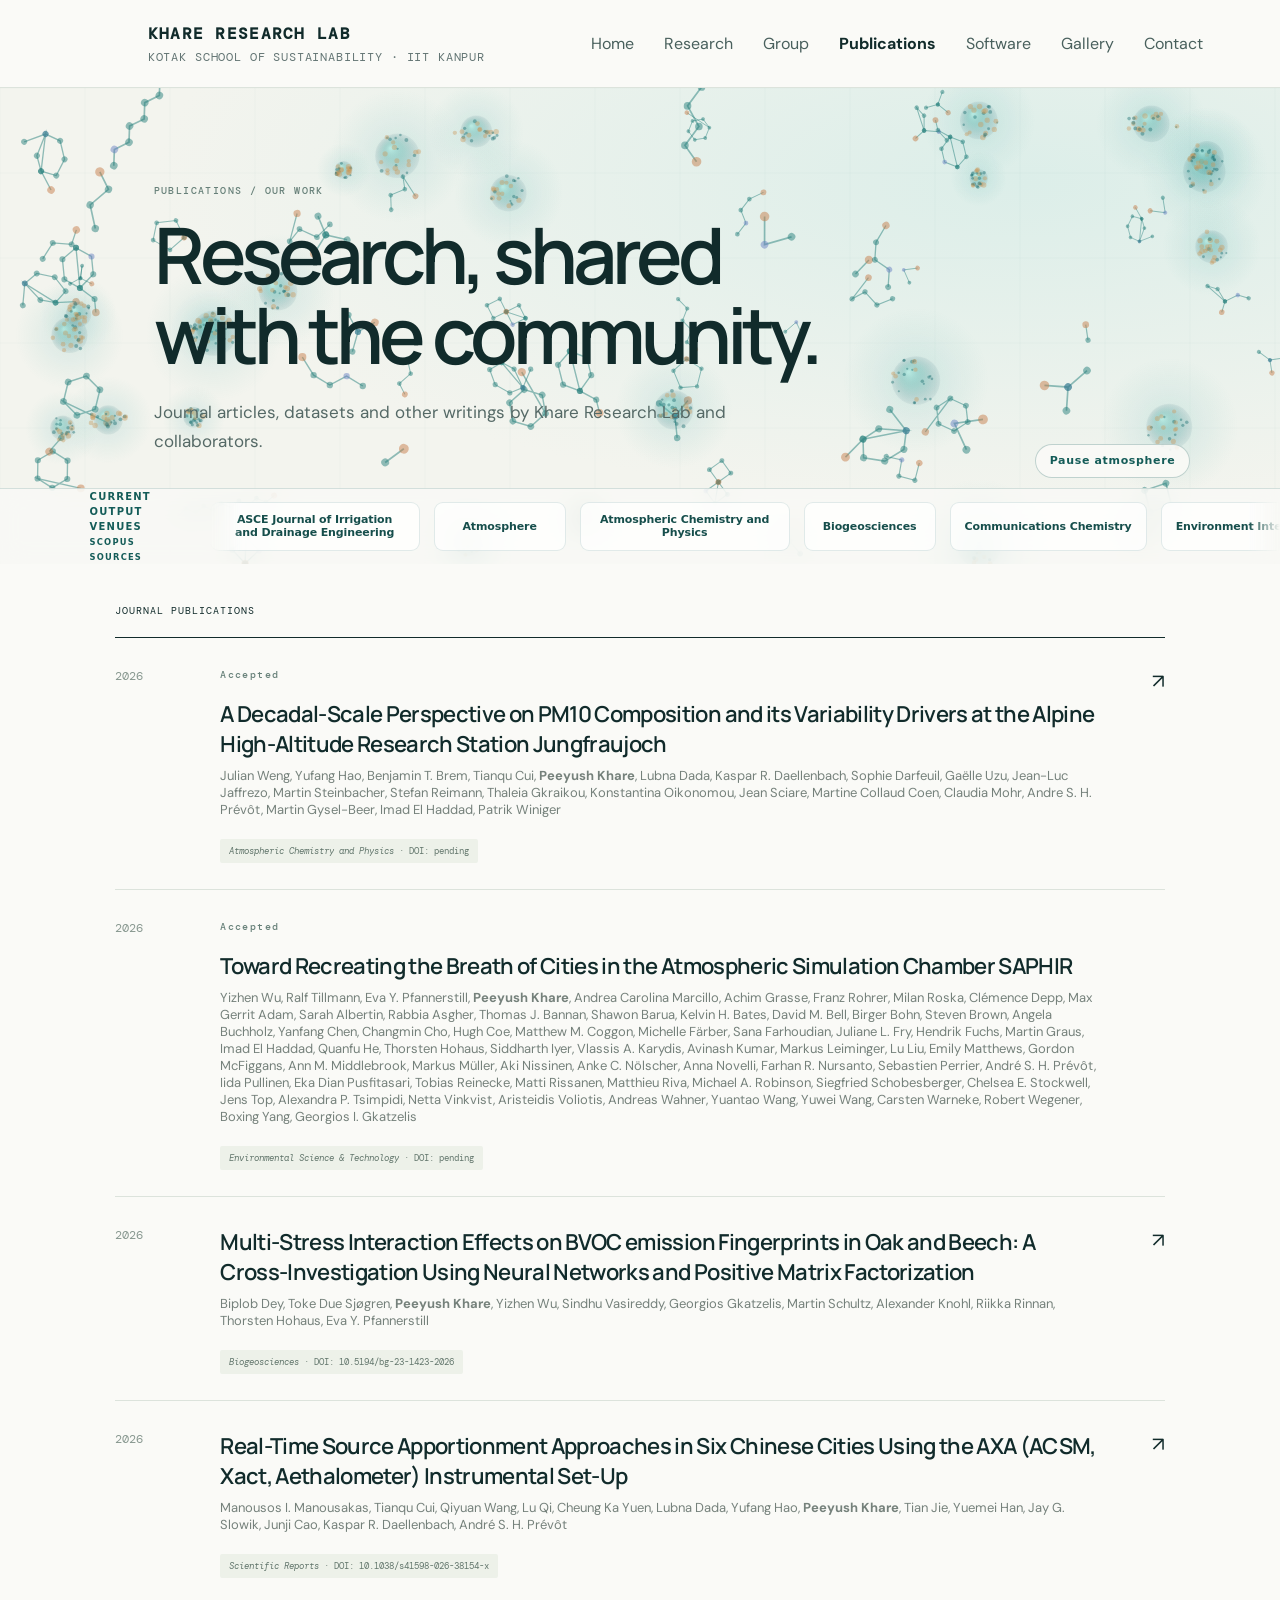
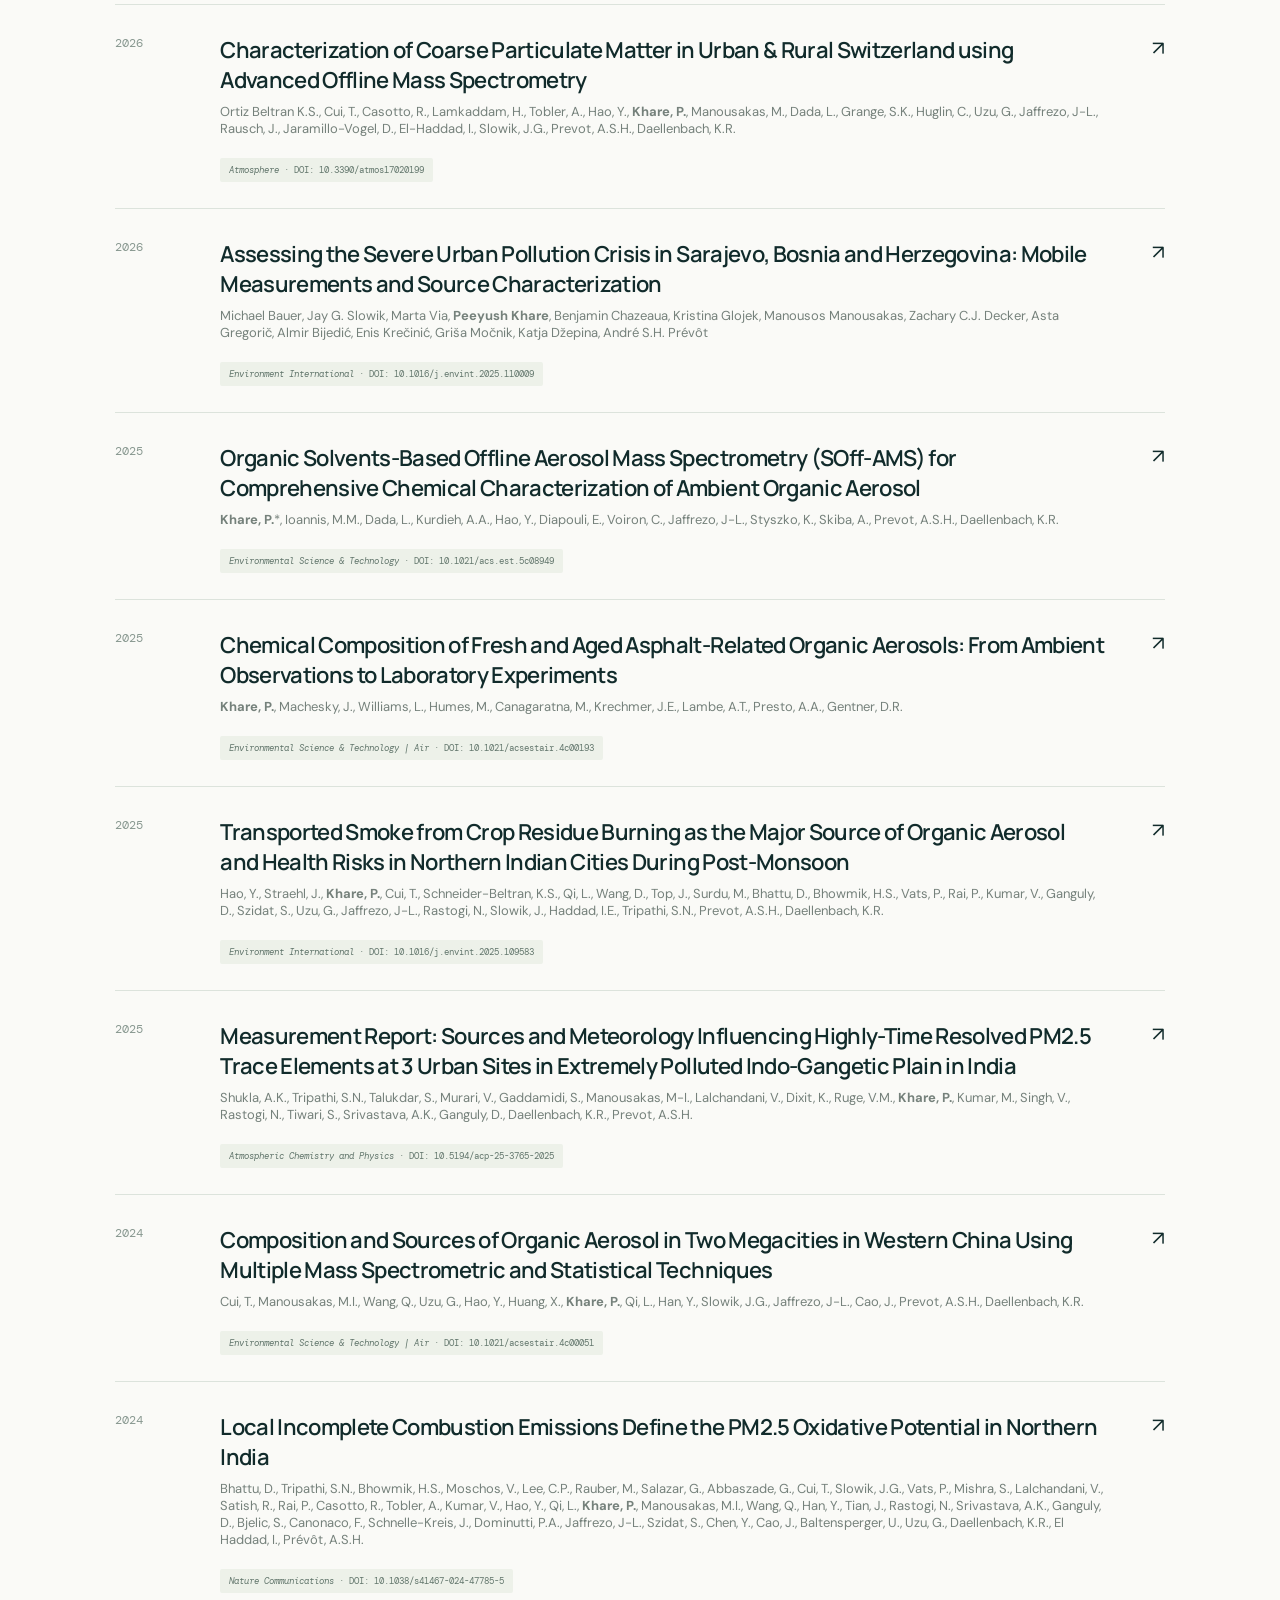
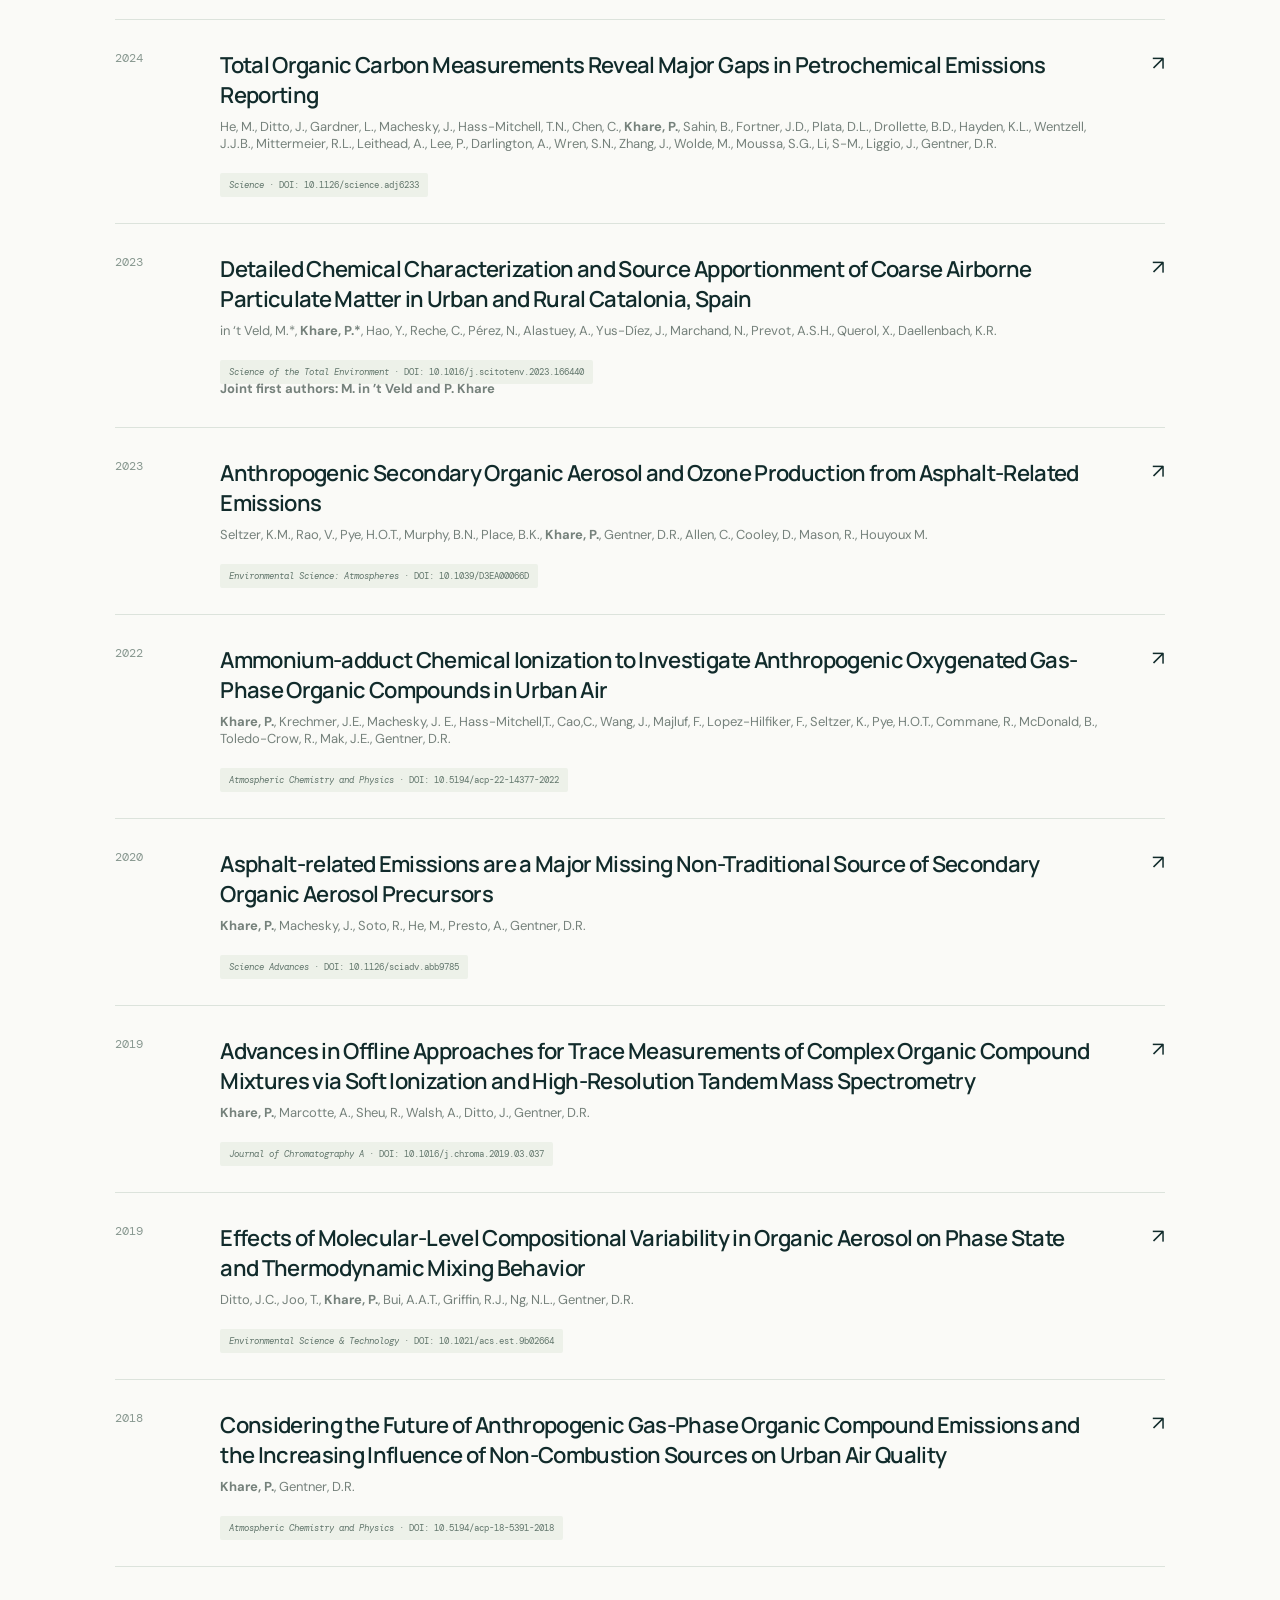
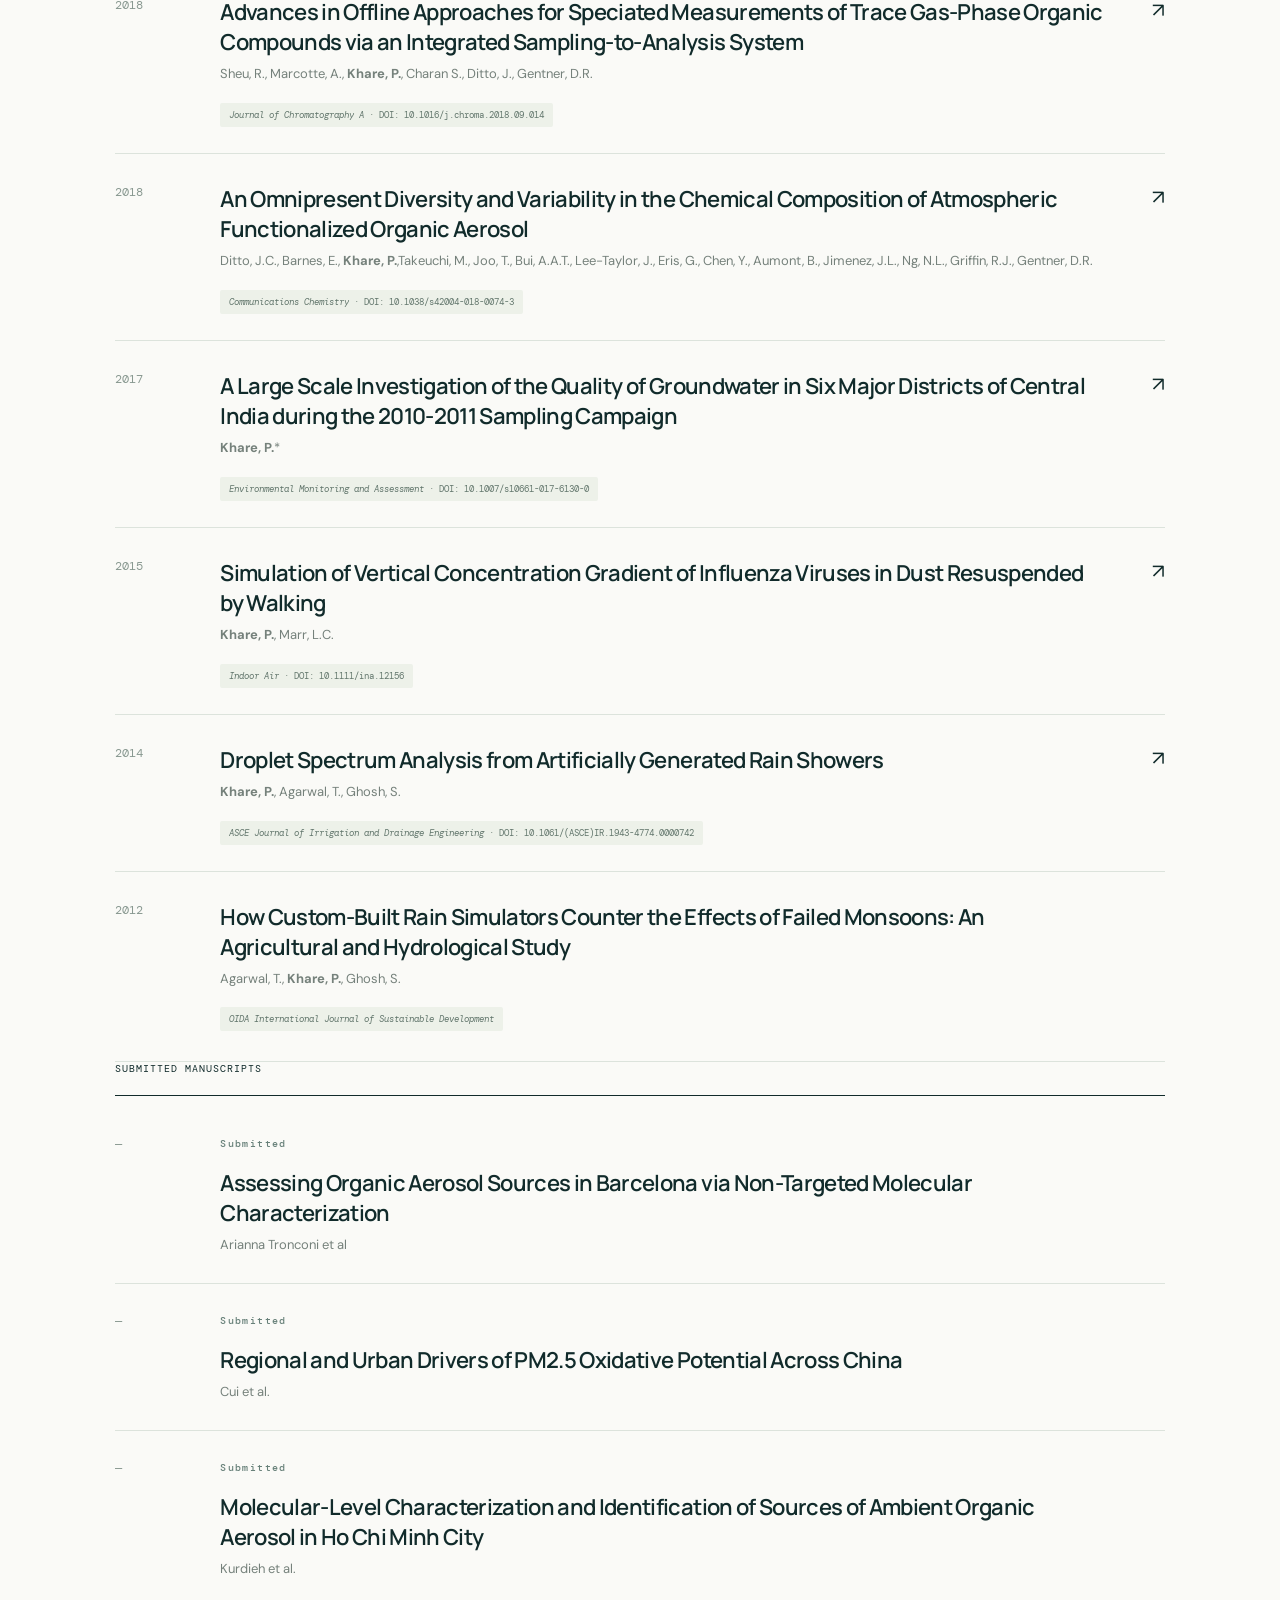
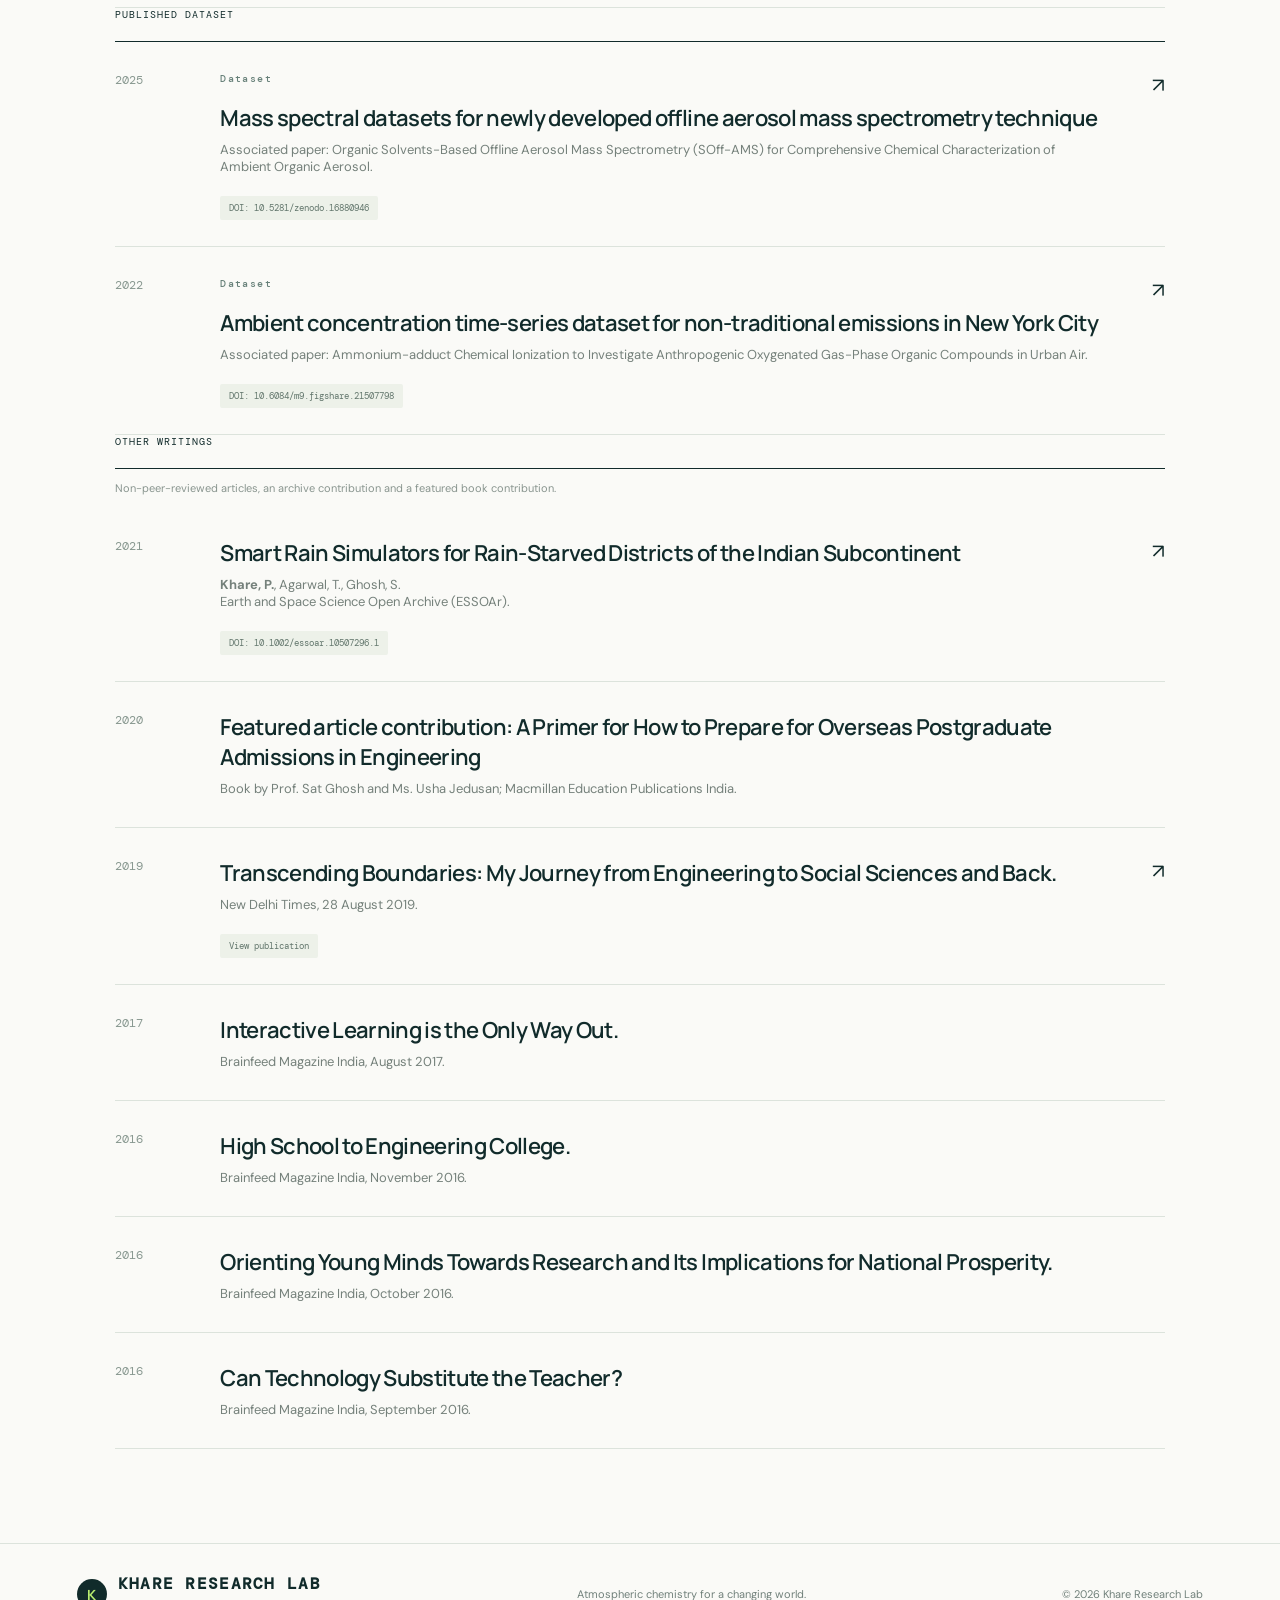
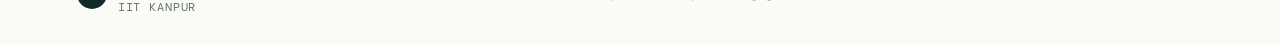
<file: publications.html>
<!doctype html>
<html lang="en">
<head>
  <meta charset="utf-8">
  <meta name="viewport" content="width=device-width, initial-scale=1">
  <title>Publications | Khare Research Lab</title>
  <link rel="stylesheet" href="assets/style.css">
  <script defer src="assets/main.js"></script>
  <script defer src="https://3Dmol.org/build/3Dmol-min.js"></script>
<style>
/* Hero-only molecular atmosphere */
.page-hero.publications-atmosphere-hero{position:relative;isolation:isolate;overflow:hidden;}
#publications-atmosphere-canvas{position:absolute;inset:0;width:100%;height:100%;z-index:0;pointer-events:none;background:radial-gradient(ellipse at 80% 20%,#dceee9 0,transparent 60%),transparent;}
.publications-atmosphere-hero > :not(#publications-atmosphere-canvas):not(.publications-atmosphere-toggle){position:relative;z-index:1;}
.publications-atmosphere-toggle{position:absolute;right:7vw;bottom:24px;z-index:3;border:1px solid #145c5840;border-radius:24px;padding:9px 14px;background:rgba(250,250,247,.9);color:#145c58;font:600 11px/1.3 system-ui,sans-serif;letter-spacing:.06em;cursor:pointer;}
.publications-atmosphere-toggle:focus-visible{outline:3px solid #268d89;outline-offset:3px;}
@media(max-width:600px){.publications-atmosphere-toggle{right:7vw;bottom:16px;}}

/* Scopus journal ribbon: scoped to the publications hero. */
.publications-atmosphere-hero{padding-bottom:108px!important;min-height:310px;}
.pub-journal-band{position:absolute!important;left:0;right:0;bottom:0;z-index:2!important;height:76px;display:flex;align-items:center;gap:20px;overflow:hidden;background:rgba(250,250,247,.74);border-top:1px solid rgba(20,92,88,.16);backdrop-filter:blur(13px);-webkit-backdrop-filter:blur(13px);}
.pub-journal-heading{flex:0 0 auto;margin-left:max(22px,7vw);font:700 10px/1.5 system-ui,sans-serif;letter-spacing:.12em;text-transform:uppercase;color:#145c58;max-width:100px;}
.pub-journal-viewport{flex:1;min-width:0;overflow:hidden;mask-image:linear-gradient(90deg,transparent,#000 3%,#000 97%,transparent);}
.pub-journal-track{display:flex;align-items:center;width:max-content;gap:14px;animation:pubJournalScroll var(--pub-scroll-duration,65s) linear infinite;}
.pub-journal-band:hover .pub-journal-track,.pub-journal-band:focus-within .pub-journal-track{animation-play-state:paused;}
.pub-journal-tile{flex:0 0 auto;display:flex;align-items:center;justify-content:center;gap:9px;min-width:132px;max-width:210px;height:49px;padding:6px 14px;background:rgba(255,255,255,.74);border:1px solid rgba(20,92,88,.12);border-radius:9px;text-decoration:none!important;color:#164e4b!important;box-sizing:border-box;}
.pub-journal-tile:hover{background:#fff;border-color:#b7794f;}
.pub-journal-tile img{display:block;max-width:174px;max-height:35px;width:auto;height:auto;object-fit:contain;}
.pub-journal-tile .pub-journal-name{font:700 11px/1.24 system-ui,sans-serif;text-align:center;letter-spacing:-.01em;}
@keyframes pubJournalScroll{to{transform:translateX(-50%);}}
.publications-atmosphere-toggle{bottom:86px!important;}
@media(max-width:650px){.publications-atmosphere-hero{padding-bottom:116px!important;}.pub-journal-band{height:85px;gap:10px;}.pub-journal-heading{margin-left:15px;max-width:64px;font-size:8px;}.pub-journal-tile{min-width:110px;max-width:160px;padding:5px 8px;}.pub-journal-tile .pub-journal-name{font-size:10px;}.publications-atmosphere-toggle{bottom:94px!important;right:5vw!important;}}
@media(prefers-reduced-motion:reduce){.pub-journal-track{animation:none!important;}.pub-journal-viewport{overflow-x:auto;mask-image:none;}}
</style></head>
<body>
  <header class="site-header">
    <a class="brand" href="index.html">
      <span class="molecule-logo" aria-label="Rotating limonene molecule">
  <span
    class="viewer_3Dmoljs"
    data-cid="440917"
    data-backgroundcolor="0xfafaf7"
    data-backgroundalpha="0"
    data-select="elem:C"
    data-style="stick:radius=0.14,color=0x145c58;sphere:scale=0.23,color=0x145c58"
    data-spin="axis:x;speed:0.5">
  </span>
</span>
      <span>KHARE RESEARCH LAB<small>KOTAK SCHOOL OF SUSTAINABILITY · IIT KANPUR</small></span>
    </a>
    <button class="menu-toggle" aria-label="Open navigation" aria-expanded="false">☰</button>
    <nav class="nav">
      <a href="index.html">Home</a>
      <a href="research.html">Research</a>
      <a href="group.html">Group</a>
      <a class="active" aria-current="page" href="publications.html">Publications</a>
      <a href="software.html">Software</a>
      <a href="gallery.html">Gallery</a>
      <a href="contact.html">Contact</a>
    </nav>
  </header>

  <main>
    <section class="page-hero publications-atmosphere-hero"><canvas id="publications-atmosphere-canvas" aria-hidden="true"></canvas>
      <p class="eyebrow">PUBLICATIONS / OUR WORK</p>
      <h1>Research, shared<br>with the community.</h1>
      <p class="lede">Journal articles, datasets and other writings by Khare Research Lab and collaborators.</p>
    <button class="publications-atmosphere-toggle" type="button" aria-pressed="false">Pause atmosphere</button>
      <div class="pub-journal-band" aria-label="Journals represented in our publications">
        <span class="pub-journal-heading">Current Output Venues<br><small>Scopus sources</small></span>
        <div class="pub-journal-viewport"><div class="pub-journal-track" id="pub-journal-track"></div></div>
      </div></section>
    <section class="section pub-list" aria-label="Publication list">

      <div class="pub-tools"><span>JOURNAL PUBLICATIONS</span></div>

        <article class="pub-item">
        <span class="pub-year">2026</span>
        <div>
          <p class="eyebrow">Accepted</p>
          <h3>A Decadal-Scale Perspective on PM10 Composition and its Variability Drivers at the Alpine High-Altitude Research Station Jungfraujoch</h3>
          <p class="pub-authors">Julian Weng, Yufang Hao, Benjamin T. Brem, Tianqu Cui, <strong>Peeyush Khare</strong>, Lubna Dada, Kaspar R. Daellenbach, Sophie Darfeuil, Gaëlle Uzu, Jean-Luc Jaffrezo, Martin Steinbacher, Stefan Reimann, Thaleia Gkraikou, Konstantina Oikonomou, Jean Sciare, Martine Collaud Coen, Claudia Mohr, Andre S. H. Prévôt, Martin Gysel-Beer, Imad El Haddad, Patrik Winiger</p>
          <div class="tag-row"><a href="Accepted" target="_blank" rel="noopener noreferrer"><span><em>Atmospheric Chemistry and Physics</em> · DOI: pending</span></a></div>
        </div>
        <a class="pub-open" href="https://doi.org/10.5194/bg-23-1423-2026" target="_blank" rel="noopener noreferrer" aria-label="Open: A Decadal-Scale Perspective on PM10 Composition and its Variability Drivers at the Alpine High-Altitude Research Station Jungfraujoch">↗</a>
      </article>
      
      <article class="pub-item">
        <span class="pub-year">2026</span>
        <div>
          <p class="eyebrow">Accepted</p>
          <h3>Toward Recreating the Breath of Cities in the Atmospheric Simulation Chamber SAPHIR</h3>
          <p class="pub-authors">Yizhen Wu, Ralf Tillmann, Eva Y. Pfannerstill, <strong>Peeyush Khare</strong>, Andrea Carolina Marcillo, Achim Grasse, Franz Rohrer, Milan Roska, Clémence Depp, Max Gerrit Adam, Sarah Albertin, Rabbia Asgher, Thomas J. Bannan, Shawon Barua, Kelvin H. Bates, David M. Bell, Birger Bohn, Steven Brown, Angela Buchholz, Yanfang Chen, Changmin Cho, Hugh Coe, Matthew M. Coggon, Michelle Färber, Sana Farhoudian, Juliane L. Fry, Hendrik Fuchs, Martin Graus, Imad El Haddad, Quanfu He, Thorsten Hohaus, Siddharth Iyer, Vlassis A. Karydis, Avinash Kumar, Markus Leiminger, Lu Liu, Emily Matthews, Gordon McFiggans, Ann M. Middlebrook, Markus Müller, Aki Nissinen, Anke C. Nölscher, Anna Novelli, Farhan R. Nursanto, Sebastien Perrier, André S. H. Prévôt, Iida Pullinen, Eka Dian Pusfitasari, Tobias Reinecke, Matti Rissanen, Matthieu Riva, Michael A. Robinson, Siegfried Schobesberger, Chelsea E. Stockwell, Jens Top, Alexandra P. Tsimpidi, Netta Vinkvist, Aristeidis Voliotis, Andreas Wahner,  Yuantao Wang, Yuwei Wang, Carsten Warneke, Robert Wegener,  Boxing Yang,  Georgios I. Gkatzelis</p>
          <div class="tag-row"><a href="Accepted" target="_blank" rel="noopener noreferrer"><span><em>Environmental Science &amp; Technology</em> · DOI: pending</span></a></div>
        </div>
      </article>
      
      <article class="pub-item">
        <span class="pub-year">2026</span>
        <div>
          <h3>Multi-Stress Interaction Effects on BVOC emission Fingerprints in Oak and Beech: A Cross-Investigation Using Neural Networks and Positive Matrix Factorization</h3>
          <p class="pub-authors">Biplob Dey, Toke Due Sjøgren, <strong>Peeyush Khare</strong>, Yizhen Wu, Sindhu Vasireddy, Georgios Gkatzelis, Martin Schultz, Alexander Knohl, Riikka Rinnan, Thorsten Hohaus, Eva Y. Pfannerstill</p>
          <div class="tag-row"><a href="https://doi.org/10.5194/bg-23-1423-2026" target="_blank" rel="noopener noreferrer"><span><em>Biogeosciences</em> · DOI: 10.5194/<wbr>bg-23-1423-2026</span></a></div>
        </div>
        <a class="pub-open" href="https://doi.org/10.5194/bg-23-1423-2026" target="_blank" rel="noopener noreferrer" aria-label="Open: Multi-Stress Interaction Effects on BVOC emission Fingerprints in Oak and Beech: A Cross-Investigation Using Neural Networks and Positive Matrix Factorization">↗</a>
      </article>

      <article class="pub-item">
        <span class="pub-year">2026</span>
        <div>
          <h3>Real-Time Source Apportionment Approaches in Six Chinese Cities Using the AXA (ACSM, Xact, Aethalometer) Instrumental Set-Up</h3>
          <p class="pub-authors">Manousos I. Manousakas, Tianqu Cui, Qiyuan Wang, Lu Qi, Cheung Ka Yuen, Lubna Dada, Yufang Hao, <strong>Peeyush Khare</strong>, Tian Jie, Yuemei Han, Jay G. Slowik, Junji Cao, Kaspar R. Daellenbach, André S. H. Prévôt</p>
          <div class="tag-row"><a href="https://doi.org/10.1038/s41598-026-38154-x" target="_blank" rel="noopener noreferrer"><span><em>Scientific Reports</em> · DOI: 10.1038/<wbr>s41598-026-38154-x</span></a></div>
        </div>
        <a class="pub-open" href="https://doi.org/10.1038/s41598-026-38154-x" target="_blank" rel="noopener noreferrer" aria-label="Open: Real-Time Source Apportionment Approaches in Six Chinese Cities Using the AXA (ACSM, Xact, Aethalometer) Instrumental Set-Up">↗</a>
      </article>

      <article class="pub-item">
        <span class="pub-year">2026</span>
        <div>
          <h3>Characterization of Coarse Particulate Matter in Urban &amp; Rural Switzerland using Advanced Offline Mass Spectrometry</h3>
          <p class="pub-authors">Ortiz Beltran K.S., Cui, T., Casotto, R., Lamkaddam, H., Tobler, A., Hao, Y., <strong>Khare, P.</strong>, Manousakas, M., Dada, L., Grange, S.K., Huglin, C., Uzu, G., Jaffrezo, J-L., Rausch, J., Jaramillo-Vogel, D., El-Haddad, I., Slowik, J.G., Prevot, A.S.H., Daellenbach, K.R.</p>
          <div class="tag-row"><a href="https://doi.org/10.3390/atmos17020199" target="_blank" rel="noopener noreferrer"><span><em>Atmosphere</em> · DOI: 10.3390/<wbr>atmos17020199</span></a></div>
        </div>
        <a class="pub-open" href="https://doi.org/10.3390/atmos17020199" target="_blank" rel="noopener noreferrer" aria-label="Open: Characterization of Coarse Particulate Matter in Urban &amp; Rural Switzerland using Advanced Offline Mass Spectrometry">↗</a>
      </article>

      <article class="pub-item">
        <span class="pub-year">2026</span>
        <div>
          <h3>Assessing the Severe Urban Pollution Crisis in Sarajevo, Bosnia and Herzegovina: Mobile Measurements and Source Characterization</h3>
          <p class="pub-authors">Michael Bauer, Jay G. Slowik, Marta Via, <strong>Peeyush Khare</strong>, Benjamin Chazeaua, Kristina Glojek, Manousos Manousakas, Zachary C.J. Decker, Asta Gregorič, Almir Bijedić, Enis Krečinić, Griša Močnik, Katja Džepina, André S.H. Prévôt</p>
          <div class="tag-row"><a href="https://doi.org/10.1016/j.envint.2025.110009" target="_blank" rel="noopener noreferrer"><span><em>Environment International</em> · DOI: 10.1016/<wbr>j.envint.2025.110009</span></a></div>
        </div>
        <a class="pub-open" href="https://doi.org/10.1016/j.envint.2025.110009" target="_blank" rel="noopener noreferrer" aria-label="Open: Assessing the Severe Urban Pollution Crisis in Sarajevo, Bosnia and Herzegovina: Mobile Measurements and Source Characterization">↗</a>
      </article>

      <article class="pub-item">
        <span class="pub-year">2025</span>
        <div>
          <h3>Organic Solvents-Based Offline Aerosol Mass Spectrometry (SOff-AMS) for Comprehensive Chemical Characterization of Ambient Organic Aerosol</h3>
          <p class="pub-authors"><strong>Khare, P.</strong>*, Ioannis, M.M., Dada, L., Kurdieh, A.A., Hao, Y., Diapouli, E., Voiron, C., Jaffrezo, J-L., Styszko, K., Skiba, A., Prevot, A.S.H., Daellenbach, K.R.</p>
          <div class="tag-row"><a href="https://doi.org/10.1021/acs.est.5c08949" target="_blank" rel="noopener noreferrer"><span><em>Environmental Science &amp; Technology</em> · DOI: 10.1021/<wbr>acs.est.5c08949</span></a></div>
        </div>
        <a class="pub-open" href="https://doi.org/10.1021/acs.est.5c08949" target="_blank" rel="noopener noreferrer" aria-label="Open: Organic Solvents-Based Offline Aerosol Mass Spectrometry (SOff-AMS) for Comprehensive Chemical Characterization of Ambient Organic Aerosol">↗</a>
      </article>

      <article class="pub-item">
        <span class="pub-year">2025</span>
        <div>
          <h3>Chemical Composition of Fresh and Aged Asphalt-Related Organic Aerosols: From Ambient Observations to Laboratory Experiments</h3>
          <p class="pub-authors"><strong>Khare, P.</strong>, Machesky, J., Williams, L., Humes, M., Canagaratna, M., Krechmer, J.E., Lambe, A.T., Presto, A.A., Gentner, D.R.</p>
          <div class="tag-row"><a href="https://doi.org/10.1021/acsestair.4c00193" target="_blank" rel="noopener noreferrer"><span><em>Environmental Science &amp; Technology | Air</em> · DOI: 10.1021/<wbr>acsestair.4c00193</span></a></div>
        </div>
        <a class="pub-open" href="https://doi.org/10.1021/acsestair.4c00193" target="_blank" rel="noopener noreferrer" aria-label="Open: Chemical Composition of Fresh and Aged Asphalt-Related Organic Aerosols: From Ambient Observations to Laboratory Experiments">↗</a>
      </article>

      <article class="pub-item">
        <span class="pub-year">2025</span>
        <div>
          <h3>Transported Smoke from Crop Residue Burning as the Major Source of Organic Aerosol and Health Risks in Northern Indian Cities During Post-Monsoon</h3>
          <p class="pub-authors">Hao, Y., Straehl, J., <strong>Khare, P.</strong>, Cui, T., Schneider-Beltran, K.S., Qi, L., Wang, D., Top, J., Surdu, M., Bhattu, D., Bhowmik, H.S., Vats, P., Rai, P., Kumar, V., Ganguly, D., Szidat, S., Uzu, G., Jaffrezo, J-L., Rastogi, N., Slowik, J., Haddad, I.E., Tripathi, S.N., Prevot, A.S.H., Daellenbach, K.R.</p>
          <div class="tag-row"><a href="https://doi.org/10.1016/j.envint.2025.109583" target="_blank" rel="noopener noreferrer"><span><em>Environment International</em> · DOI: 10.1016/<wbr>j.envint.2025.109583</span></a></div>
        </div>
        <a class="pub-open" href="https://doi.org/10.1016/j.envint.2025.109583" target="_blank" rel="noopener noreferrer" aria-label="Open: Transported Smoke from Crop Residue Burning as the Major Source of Organic Aerosol and Health Risks in Northern Indian Cities During Post-Monsoon">↗</a>
      </article>

      <article class="pub-item">
        <span class="pub-year">2025</span>
        <div>
          <h3>Measurement Report: Sources and Meteorology Influencing Highly-Time Resolved PM2.5 Trace Elements at 3 Urban Sites in Extremely Polluted Indo-Gangetic Plain in India</h3>
          <p class="pub-authors">Shukla, A.K., Tripathi, S.N., Talukdar, S., Murari, V., Gaddamidi, S., Manousakas, M-I., Lalchandani, V., Dixit, K., Ruge, V.M., <strong>Khare, P.</strong>, Kumar, M., Singh, V., Rastogi, N., Tiwari, S., Srivastava, A.K., Ganguly, D., Daellenbach, K.R., Prevot, A.S.H.</p>
          <div class="tag-row"><a href="https://doi.org/10.5194/acp-25-3765-2025" target="_blank" rel="noopener noreferrer"><span><em>Atmospheric Chemistry and Physics</em> · DOI: 10.5194/<wbr>acp-25-3765-2025</span></a></div>
        </div>
        <a class="pub-open" href="https://doi.org/10.5194/acp-25-3765-2025" target="_blank" rel="noopener noreferrer" aria-label="Open: Measurement Report: Sources and Meteorology Influencing Highly-Time Resolved PM2.5 Trace Elements at 3 Urban Sites in Extremely Polluted Indo-Gangetic Plain in India">↗</a>
      </article>

      <article class="pub-item">
        <span class="pub-year">2024</span>
        <div>
          <h3>Composition and Sources of Organic Aerosol in Two Megacities in Western China Using Multiple Mass Spectrometric and Statistical Techniques</h3>
          <p class="pub-authors">Cui, T., Manousakas, M.I., Wang, Q., Uzu, G., Hao, Y., Huang, X., <strong>Khare, P.</strong>, Qi, L., Han, Y., Slowik, J.G., Jaffrezo, J-L., Cao, J., Prevot, A.S.H., Daellenbach, K.R.</p>
          <div class="tag-row"><a href="https://doi.org/10.1021/acsestair.4c00051" target="_blank" rel="noopener noreferrer"><span><em>Environmental Science &amp; Technology | Air</em> · DOI: 10.1021/<wbr>acsestair.4c00051</span></a></div>
        </div>
        <a class="pub-open" href="https://doi.org/10.1021/acsestair.4c00051" target="_blank" rel="noopener noreferrer" aria-label="Open: Composition and Sources of Organic Aerosol in Two Megacities in Western China Using Multiple Mass Spectrometric and Statistical Techniques">↗</a>
      </article>

      <article class="pub-item">
        <span class="pub-year">2024</span>
        <div>
          <h3>Local Incomplete Combustion Emissions Define the PM2.5 Oxidative Potential in Northern India</h3>
          <p class="pub-authors">Bhattu, D., Tripathi, S.N., Bhowmik, H.S., Moschos, V., Lee, C.P., Rauber, M., Salazar, G., Abbaszade, G., Cui, T., Slowik, J.G., Vats, P., Mishra, S., Lalchandani, V., Satish, R., Rai, P., Casotto, R., Tobler, A., Kumar, V., Hao, Y., Qi, L., <strong>Khare, P.</strong>, Manousakas, M.I., Wang, Q., Han, Y., Tian, J., Rastogi, N., Srivastava, A.K., Ganguly, D., Bjelic, S., Canonaco, F., Schnelle-Kreis, J., Dominutti, P.A., Jaffrezo, J-L., Szidat, S., Chen, Y., Cao, J., Baltensperger, U., Uzu, G., Daellenbach, K.R., El Haddad, I., Prévôt, A.S.H.</p>
          <div class="tag-row"><a href="https://doi.org/10.1038/s41467-024-47785-5" target="_blank" rel="noopener noreferrer"><span><em>Nature Communications</em> · DOI: 10.1038/<wbr>s41467-024-47785-5</span></a></div>
        </div>
        <a class="pub-open" href="https://doi.org/10.1038/s41467-024-47785-5" target="_blank" rel="noopener noreferrer" aria-label="Open: Local Incomplete Combustion Emissions Define the PM2.5 Oxidative Potential in Northern India">↗</a>
      </article>

      <article class="pub-item">
        <span class="pub-year">2024</span>
        <div>
          <h3>Total Organic Carbon Measurements Reveal Major Gaps in Petrochemical Emissions Reporting</h3>
          <p class="pub-authors">He, M., Ditto, J., Gardner, L., Machesky, J., Hass-Mitchell, T.N., Chen, C., <strong>Khare, P.</strong>, Sahin, B., Fortner, J.D., Plata, D.L., Drollette, B.D., Hayden, K.L., Wentzell, J.J.B., Mittermeier, R.L., Leithead, A., Lee, P., Darlington, A., Wren, S.N., Zhang, J., Wolde, M., Moussa, S.G., Li, S-M., Liggio, J., Gentner, D.R.</p>
          <div class="tag-row"><a href="https://doi.org/10.1126/science.adj6233" target="_blank" rel="noopener noreferrer"><span><em>Science</em> · DOI: 10.1126/<wbr>science.adj6233</span></a></div>
        </div>
        <a class="pub-open" href="https://doi.org/10.1126/science.adj6233" target="_blank" rel="noopener noreferrer" aria-label="Open: Total Organic Carbon Measurements Reveal Major Gaps in Petrochemical Emissions Reporting">↗</a>
      </article>

      <article class="pub-item">
        <span class="pub-year">2023</span>
        <div>
          <h3>Detailed Chemical Characterization and Source Apportionment of Coarse Airborne Particulate Matter in Urban and Rural Catalonia, Spain</h3>
          <p class="pub-authors">in ‘t Veld, M.*, <strong>Khare, P.*</strong>, Hao, Y., Reche, C., Pérez, N., Alastuey, A., Yus-Díez, J., Marchand, N., Prevot, A.S.H., Querol, X., Daellenbach, K.R.</p>
          <div class="tag-row"><a href="https://doi.org/10.1016/j.scitotenv.2023.166440" target="_blank" rel="noopener noreferrer"><span><em>Science of the Total Environment</em> · DOI: 10.1016/<wbr>j.scitotenv.2023.166440</span></a></div>
          <p class="pub-citation"><strong>Joint first authors: M. in ’t Veld and P. Khare</strong></p>
        </div>
        <a class="pub-open" href="https://doi.org/10.1016/j.scitotenv.2023.166440" target="_blank" rel="noopener noreferrer" aria-label="Open: Detailed Chemical Characterization and Source Apportionment of Coarse Airborne Particulate Matter in Urban and Rural Catalonia, Spain">↗</a>
      </article>

      <article class="pub-item">
        <span class="pub-year">2023</span>
        <div>
          <h3>Anthropogenic Secondary Organic Aerosol and Ozone Production from Asphalt-Related Emissions</h3>
          <p class="pub-authors">Seltzer, K.M., Rao, V., Pye, H.O.T., Murphy, B.N., Place, B.K., <strong>Khare, P.</strong>, Gentner, D.R., Allen, C., Cooley, D., Mason, R., Houyoux M.</p>
          <div class="tag-row"><a href="https://doi.org/10.1039/D3EA00066D" target="_blank" rel="noopener noreferrer"><span><em>Environmental Science: Atmospheres</em> · DOI: 10.1039/<wbr>D3EA00066D</span></a></div>
        </div>
        <a class="pub-open" href="https://doi.org/10.1039/D3EA00066D" target="_blank" rel="noopener noreferrer" aria-label="Open: Anthropogenic Secondary Organic Aerosol and Ozone Production from Asphalt-Related Emissions">↗</a>
      </article>

      <article class="pub-item">
        <span class="pub-year">2022</span>
        <div>
          <h3>Ammonium-adduct Chemical Ionization to Investigate Anthropogenic Oxygenated Gas-Phase Organic Compounds in Urban Air</h3>
          <p class="pub-authors"><strong>Khare, P.</strong>, Krechmer, J.E., Machesky, J. E., Hass-Mitchell,T., Cao,C., Wang, J., Majluf, F., Lopez-Hilfiker, F., Seltzer, K., Pye, H.O.T., Commane, R., McDonald, B., Toledo-Crow, R., Mak, J.E., Gentner, D.R.</p>
          <div class="tag-row"><a href="https://doi.org/10.5194/acp-22-14377-2022" target="_blank" rel="noopener noreferrer"><span><em>Atmospheric Chemistry and Physics</em> · DOI: 10.5194/<wbr>acp-22-14377-2022</span></a></div>
        </div>
        <a class="pub-open" href="https://doi.org/10.5194/acp-22-14377-2022" target="_blank" rel="noopener noreferrer" aria-label="Open: Ammonium-adduct Chemical Ionization to Investigate Anthropogenic Oxygenated Gas-Phase Organic Compounds in Urban Air">↗</a>
      </article>

      <article class="pub-item">
        <span class="pub-year">2020</span>
        <div>
          <h3>Asphalt-related Emissions are a Major Missing Non-Traditional Source of Secondary Organic Aerosol Precursors</h3>
          <p class="pub-authors"><strong>Khare, P.</strong>, Machesky, J., Soto, R., He, M., Presto, A., Gentner, D.R.</p>
          <div class="tag-row"><a href="https://doi.org/10.1126/sciadv.abb9785" target="_blank" rel="noopener noreferrer"><span><em>Science Advances</em> · DOI: 10.1126/<wbr>sciadv.abb9785</span></a></div>
        </div>
        <a class="pub-open" href="https://doi.org/10.1126/sciadv.abb9785" target="_blank" rel="noopener noreferrer" aria-label="Open: Asphalt-related Emissions are a Major Missing Non-Traditional Source of Secondary Organic Aerosol Precursors">↗</a>
      </article>

      <article class="pub-item">
        <span class="pub-year">2019</span>
        <div>
          <h3>Advances in Offline Approaches for Trace Measurements of Complex Organic Compound Mixtures via Soft Ionization and High-Resolution Tandem Mass Spectrometry</h3>
          <p class="pub-authors"><strong>Khare, P.</strong>, Marcotte, A., Sheu, R., Walsh, A., Ditto, J., Gentner, D.R.</p>
          <div class="tag-row"><a href="https://doi.org/10.1016/j.chroma.2019.03.037" target="_blank" rel="noopener noreferrer"><span><em>Journal of Chromatography A</em> · DOI: 10.1016/<wbr>j.chroma.2019.03.037</span></a></div>
        </div>
        <a class="pub-open" href="https://doi.org/10.1016/j.chroma.2019.03.037" target="_blank" rel="noopener noreferrer" aria-label="Open: Advances in Offline Approaches for Trace Measurements of Complex Organic Compound Mixtures via Soft Ionization and High-Resolution Tandem Mass Spectrometry">↗</a>
      </article>

      <article class="pub-item">
        <span class="pub-year">2019</span>
        <div>
          <h3>Effects of Molecular-Level Compositional Variability in Organic Aerosol on Phase State and Thermodynamic Mixing Behavior</h3>
          <p class="pub-authors">Ditto, J.C., Joo, T., <strong>Khare, P.</strong>, Bui, A.A.T., Griffin, R.J., Ng, N.L., Gentner, D.R.</p>
          <div class="tag-row"><a href="https://doi.org/10.1021/acs.est.9b02664" target="_blank" rel="noopener noreferrer"><span><em>Environmental Science &amp; Technology</em> · DOI: 10.1021/<wbr>acs.est.9b02664</span></a></div>
        </div>
        <a class="pub-open" href="https://doi.org/10.1021/acs.est.9b02664" target="_blank" rel="noopener noreferrer" aria-label="Open: Effects of Molecular-Level Compositional Variability in Organic Aerosol on Phase State and Thermodynamic Mixing Behavior">↗</a>
      </article>

      <article class="pub-item">
        <span class="pub-year">2018</span>
        <div>
          <h3>Considering the Future of Anthropogenic Gas-Phase Organic Compound Emissions and the Increasing Influence of Non-Combustion Sources on Urban Air Quality</h3>
          <p class="pub-authors"><strong>Khare, P.</strong>, Gentner, D.R.</p>
          <div class="tag-row"><a href="https://doi.org/10.5194/acp-18-5391-2018" target="_blank" rel="noopener noreferrer"><span><em>Atmospheric Chemistry and Physics</em> · DOI: 10.5194/<wbr>acp-18-5391-2018</span></a></div>
        </div>
        <a class="pub-open" href="https://doi.org/10.5194/acp-18-5391-2018" target="_blank" rel="noopener noreferrer" aria-label="Open: Considering the Future of Anthropogenic Gas-Phase Organic Compound Emissions and the Increasing Influence of Non-Combustion Sources on Urban Air Quality">↗</a>
      </article>

      <article class="pub-item">
        <span class="pub-year">2018</span>
        <div>
          <h3>Advances in Offline Approaches for Speciated Measurements of Trace Gas-Phase Organic Compounds via an Integrated Sampling-to-Analysis System</h3>
          <p class="pub-authors">Sheu, R., Marcotte, A., <strong>Khare, P.</strong>, Charan S., Ditto, J., Gentner, D.R.</p>
          <div class="tag-row"><a href="https://doi.org/10.1016/j.chroma.2018.09.014" target="_blank" rel="noopener noreferrer"><span><em>Journal of Chromatography A</em> · DOI: 10.1016/<wbr>j.chroma.2018.09.014</span></a></div>
        </div>
        <a class="pub-open" href="https://doi.org/10.1016/j.chroma.2018.09.014" target="_blank" rel="noopener noreferrer" aria-label="Open: Advances in Offline Approaches for Speciated Measurements of Trace Gas-Phase Organic Compounds via an Integrated Sampling-to-Analysis System">↗</a>
      </article>

      <article class="pub-item">
        <span class="pub-year">2018</span>
        <div>
          <h3>An Omnipresent Diversity and Variability in the Chemical Composition of Atmospheric Functionalized Organic Aerosol</h3>
          <p class="pub-authors">Ditto, J.C., Barnes, E., <strong>Khare, P.</strong>,Takeuchi, M., Joo, T., Bui, A.A.T., Lee-Taylor, J., Eris, G., Chen, Y., Aumont, B., Jimenez, J.L., Ng, N.L., Griffin, R.J., Gentner, D.R.</p>
          <div class="tag-row"><a href="https://doi.org/10.1038/s42004-018-0074-3" target="_blank" rel="noopener noreferrer"><span><em>Communications Chemistry</em> · DOI: 10.1038/<wbr>s42004-018-0074-3</span></a></div>
        </div>
        <a class="pub-open" href="https://doi.org/10.1038/s42004-018-0074-3" target="_blank" rel="noopener noreferrer" aria-label="Open: An Omnipresent Diversity and Variability in the Chemical Composition of Atmospheric Functionalized Organic Aerosol">↗</a>
      </article>

      <article class="pub-item">
        <span class="pub-year">2017</span>
        <div>
          <h3>A Large Scale Investigation of the Quality of Groundwater in Six Major Districts of Central India during the 2010-2011 Sampling Campaign</h3>
          <p class="pub-authors"><strong>Khare, P.</strong>*</p>
          <div class="tag-row"><a href="https://doi.org/10.1007/s10661-017-6130-0" target="_blank" rel="noopener noreferrer"><span><em>Environmental Monitoring and Assessment</em> · DOI: 10.1007/<wbr>s10661-017-6130-0</span></a></div>
        </div>
        <a class="pub-open" href="https://doi.org/10.1007/s10661-017-6130-0" target="_blank" rel="noopener noreferrer" aria-label="Open: A Large Scale Investigation of the Quality of Groundwater in Six Major Districts of Central India during the 2010-2011 Sampling Campaign">↗</a>
      </article>

      <article class="pub-item">
        <span class="pub-year">2015</span>
        <div>
          <h3>Simulation of Vertical Concentration Gradient of Influenza Viruses in Dust Resuspended by Walking</h3>
          <p class="pub-authors"><strong>Khare, P.</strong>, Marr, L.C.</p>
          <div class="tag-row"><a href="https://doi.org/10.1111/ina.12156" target="_blank" rel="noopener noreferrer"><span><em>Indoor Air</em> · DOI: 10.1111/<wbr>ina.12156</span></a></div>
        </div>
        <a class="pub-open" href="https://doi.org/10.1111/ina.12156" target="_blank" rel="noopener noreferrer" aria-label="Open: Simulation of Vertical Concentration Gradient of Influenza Viruses in Dust Resuspended by Walking">↗</a>
      </article>

      <article class="pub-item">
        <span class="pub-year">2014</span>
        <div>
          <h3>Droplet Spectrum Analysis from Artificially Generated Rain Showers</h3>
          <p class="pub-authors"><strong>Khare, P.</strong>, Agarwal, T., Ghosh, S.</p>
          <div class="tag-row"><a href="https://doi.org/10.1061/(ASCE)IR.1943-4774.0000742" target="_blank" rel="noopener noreferrer"><span><em>ASCE Journal of Irrigation and Drainage Engineering</em> · DOI: 10.1061/<wbr>(ASCE)IR.1943-4774.0000742</span></a></div>
        </div>
        <a class="pub-open" href="https://doi.org/10.1061/(ASCE)IR.1943-4774.0000742" target="_blank" rel="noopener noreferrer" aria-label="Open: Droplet Spectrum Analysis from Artificially Generated Rain Showers">↗</a>
      </article>

      <article class="pub-item">
        <span class="pub-year">2012</span>
        <div>
          <h3>How Custom-Built Rain Simulators Counter the Effects of Failed Monsoons: An Agricultural and Hydrological Study</h3>
          <p class="pub-authors">Agarwal, T., <strong>Khare, P.</strong>, Ghosh, S.</p>
          <div class="tag-row"><span><em>OIDA International Journal of Sustainable Development</em></span></div>
        </div>
      </article>

      <div class="pub-tools"><span>SUBMITTED MANUSCRIPTS</span></div>
      <p class="small-note"></p>

      <article class="pub-item">
        <span class="pub-year">—</span>
        <div>
          <p class="eyebrow">Submitted</p>
          <h3>Assessing Organic Aerosol Sources in Barcelona via Non-Targeted Molecular Characterization</h3>
          <p class="pub-authors">Arianna Tronconi et al</p>
          <p class="pub-citation"></p>
        </div>
      </article>

      <article class="pub-item">
        <span class="pub-year">—</span>
        <div>
          <p class="eyebrow">Submitted</p>
          <h3>Regional and Urban Drivers of PM2.5 Oxidative Potential Across China</h3>
          <p class="pub-authors">Cui et al.</p>
          <p class="pub-citation"></p>
        </div>
      </article>

      <article class="pub-item">
        <span class="pub-year">—</span>
        <div>
          <p class="eyebrow">Submitted</p>
          <h3>Molecular-Level Characterization and Identification of Sources of Ambient Organic Aerosol in Ho Chi Minh City</h3>
          <p class="pub-authors">Kurdieh et al.</p>
          <p class="pub-citation"></p>
        </div>
      </article>
      
      <div class="pub-tools"><span>PUBLISHED DATASET</span></div>

      <article class="pub-item">
        <span class="pub-year">2025</span>
        <div>
          <p class="eyebrow">Dataset</p>
          <h3>Mass spectral datasets for newly developed offline aerosol mass spectrometry technique</h3>
          <p class="pub-citation">Associated paper: Organic Solvents-Based Offline Aerosol Mass Spectrometry (SOff-AMS) for Comprehensive Chemical Characterization of Ambient Organic Aerosol.</p>
          <div class="tag-row"><a href="https://doi.org/10.5281/zenodo.16880946" target="_blank" rel="noopener noreferrer"><span>DOI: 10.5281/<wbr>zenodo.16880946</span></a></div>
        </div>
        <a class="pub-open" href="https://doi.org/10.5281/zenodo.16880946" target="_blank" rel="noopener noreferrer" aria-label="Open: Mass spectral datasets for newly developed offline aerosol mass spectrometry technique">↗</a>
      </article>
      
      <article class="pub-item">
        <span class="pub-year">2022</span>
        <div>
          <p class="eyebrow">Dataset</p>
          <h3>Ambient concentration time-series dataset for non-traditional emissions in New York City</h3>
          <p class="pub-citation">Associated paper: Ammonium-adduct Chemical Ionization to Investigate Anthropogenic Oxygenated Gas-Phase Organic Compounds in Urban Air.</p>
          <div class="tag-row"><a href="https://doi.org/10.6084/m9.figshare.21507798" target="_blank" rel="noopener noreferrer"><span>DOI: 10.6084/<wbr>m9.figshare.21507798</span></a></div>
        </div>
        <a class="pub-open" href="https://doi.org/10.6084/m9.figshare.21507798" target="_blank" rel="noopener noreferrer" aria-label="Open: Ambient concentration time-series dataset for non-traditional emissions in New York City">↗</a>
      </article>

      <div class="pub-tools"><span>OTHER WRITINGS</span></div>
      <p class="small-note">Non-peer-reviewed articles, an archive contribution and a featured book contribution.</p>

      <article class="pub-item">
        <span class="pub-year">2021</span>
        <div>
          <h3>Smart Rain Simulators for Rain-Starved Districts of the Indian Subcontinent</h3>
          <p class="pub-authors"><strong>Khare, P.</strong>, Agarwal, T., Ghosh, S.</p>
          <p class="pub-citation">Earth and Space Science Open Archive (ESSOAr).</p>
          <div class="tag-row"><a href="https://doi.org/10.1002/essoar.10507296.1" target="_blank" rel="noopener noreferrer"><span>DOI: 10.1002/<wbr>essoar.10507296.1</span></a></div>
        </div>
        <a class="pub-open" href="https://doi.org/10.1002/essoar.10507296.1" target="_blank" rel="noopener noreferrer" aria-label="Open: Smart Rain Simulators for Rain-Starved Districts of the Indian Subcontinent">↗</a>
      </article>

      <article class="pub-item">
        <span class="pub-year">2020</span>
        <div>
          <h3>Featured article contribution: A Primer for How to Prepare for Overseas Postgraduate Admissions in Engineering</h3>
          <p class="pub-citation">Book by Prof. Sat Ghosh and Ms. Usha Jedusan; Macmillan Education Publications India.</p>
        </div>
      </article>
      
      <article class="pub-item">
        <span class="pub-year">2019</span>
        <div>
          <h3>Transcending Boundaries: My Journey from Engineering to Social Sciences and Back.</h3>
          <p class="pub-citation">New Delhi Times, 28 August 2019.</p>
          <div class="tag-row"><a href="https://www.newdelhitimes.com/transcending-boundaries-my-journey-from-engineering-to-social-sciences-and-back/" target="_blank" rel="noopener noreferrer"><span>View publication</span></a></div>
        </div>
        <a class="pub-open" href="https://www.newdelhitimes.com/transcending-boundaries-my-journey-from-engineering-to-social-sciences-and-back/" target="_blank" rel="noopener noreferrer" aria-label="Open: Transcending Boundaries: My Journey from Engineering to Social Sciences and Back.">↗</a>
      </article>

      <article class="pub-item">
        <span class="pub-year">2017</span>
        <div>
          <h3>Interactive Learning is the Only Way Out.</h3>
          <p class="pub-citation">Brainfeed Magazine India, August 2017.</p>
        </div>
      </article>

      <article class="pub-item">
        <span class="pub-year">2016</span>
        <div>
          <h3>High School to Engineering College.</h3>
          <p class="pub-citation">Brainfeed Magazine India, November 2016.</p>
        </div>
      </article>

      <article class="pub-item">
        <span class="pub-year">2016</span>
        <div>
          <h3>Orienting Young Minds Towards Research and Its Implications for National Prosperity.</h3>
          <p class="pub-citation">Brainfeed Magazine India, October 2016.</p>
        </div>
      </article>

      <article class="pub-item">
        <span class="pub-year">2016</span>
        <div>
          <h3>Can Technology Substitute the Teacher?</h3>
          <p class="pub-citation">Brainfeed Magazine India, September 2016.</p>
        </div>
      </article>

    </section>
  </main>

  <footer class="footer">
    <a class="brand footer-brand" href="index.html">
      <span class="brand-mark">K</span>
      <span>KHARE RESEARCH LAB<small>IIT KANPUR</small></span>
    </a>
    <span>Atmospheric chemistry for a changing world.</span>
    <span>© <span data-year>2026</span> Khare Research Lab</span>
  </footer>
<script>
/* Decorative chemistry-inspired animation, not a chemical mechanism simulation. */
(() => {
  const canvas = document.getElementById('publications-atmosphere-canvas');
  const stage = canvas.parentElement;
  const ctx = canvas.getContext('2d');
  const button = document.querySelector('.publications-atmosphere-toggle');
  if (!ctx) { button.hidden = true; return; }
  const preference = matchMedia('(prefers-reduced-motion: reduce)');
  let paused = preference.matches, w=0, h=0, molecules=[], aerosols=[], flashes=[];
  let frame=0, previous=0, elapsed=0, nextReaction=2;
  const rand=(a,b)=>a+Math.random()*(b-a);
  const oxygen='#c57a45', carbon='#207c78';
  const shapes=[
    [[-15,0],[0,-9],[15,0],[25,-10]],
    [[-13,-8],[0,-16],[13,-8],[13,8],[0,16],[-13,8],[25,16]],
    [[-17,5],[-3,-5],[12,5],[23,-5],[12,20]],
    [[-8,0],[8,0]],
    [[-28,0],[-14,-9],[0,0],[14,-9],[28,0],[39,-9]],
    [[-16,0],[0,0],[10,-14],[0,0],[10,14]],
    [[0,-18],[17,-5],[10,16],[-10,16],[-17,-5],[0,-18]],
    [[-26,0],[-13,-12],[0,0],[13,-12],[26,0],[13,12],[0,0],[-13,12],[-26,0]],
    [[-18,0],[0,0],[12,-12],[0,0],[12,12]],
    [[-22,10],[-10,-2],[3,10],[16,-2],[3,-16]],
    [[-12,8],[0,-8],[12,8]],
    [[-22,-8],[-8,0],[6,-8],[20,0],[30,15]],
    // naphthalene: two fused aromatic rings
    [[-24,0],[-12,-12],[0,0],[-12,12],[-24,0],[0,0],[12,-12],[24,0],[12,12],[0,0]],
    // alpha-pinene: bicyclic terpene-like structure
    [[-22,8],[-12,-10],[2,-14],[16,-4],[20,12],[7,18],[-5,10],[-12,-10],[7,18],[25,25]],
    // limonene: six-membered ring with isopropenyl branch
    [[-18,0],[-9,-13],[7,-13],[18,0],[9,13],[-9,13],[-18,0],[18,0],[29,-12],[41,-12]],
    // isoprene: branched C5 diene
    [[-22,0],[-8,0],[5,-12],[18,0],[31,0],[5,-12],[5,-26]],
    // C12 alkane: long straight-chain hydrocarbon
    [[-55,0],[-45,-6],[-35,0],[-25,-6],[-15,0],[-5,-6],[5,0],[15,-6],[25,0],[35,-6],[45,0],[55,-6]]
  ];
  function molecule(x=rand(0,w),y=rand(0,h)) {
    return {x,y,vx:rand(-9,9),vy:rand(-7,7),angle:rand(0,6.28),spin:rand(-.17,.17),shape:Math.floor(rand(0,shapes.length)),scale:rand(.65,1.45),cool:rand(0,5)};
  }
  function resize(){
    w=stage.clientWidth; h=stage.clientHeight;
    const dpr=Math.min(devicePixelRatio||1,2);
    canvas.width=Math.round(w*dpr);canvas.height=Math.round(h*dpr);
    ctx.setTransform(dpr,0,0,dpr,0,0);
    molecules=Array.from({length:Math.max(36,Math.min(105,Math.floor(w*h/11500)))},(_,i)=>molecule(rand(0,w),i%2===0?rand(0,h*.48):rand(h*.48,h)));
    aerosols=Array.from({length:w<600?12:24},(_,i)=>particle(rand(0,w),i%2===0?rand(0,h*.48):rand(h*.48,h),rand(7,25),true));
    flashes=[]; draw(0);
  }
  function particle(x,y,r,established=false){
    return {x,y,r,vx:rand(-5,5),vy:rand(-9,-3),age:established?20:0,life:rand(40,65),kind:Math.floor(rand(0,3)),phase:rand(0,6),beads:Array.from({length:24},()=>({a:rand(0,6.28),r:Math.sqrt(Math.random()),s:rand(1,2.8)}))};
  }
  function glow(x,y,r,color){
    const g=ctx.createRadialGradient(x,y,0,x,y,r);g.addColorStop(0,color);g.addColorStop(1,'rgba(44,160,157,0)');ctx.fillStyle=g;ctx.beginPath();ctx.arc(x,y,r,0,Math.PI*2);ctx.fill();
  }
  function draw(dt){
    elapsed+=dt;
    ctx.clearRect(0,0,w,h);
    // A quiet technical grid adds depth without competing with the text.
    ctx.lineWidth=.6;ctx.strokeStyle='rgba(31,117,113,.045)';
    for(let x=0;x<w;x+=85){ctx.beginPath();ctx.moveTo(x,0);ctx.lineTo(x,h);ctx.stroke();}
    for(let y=0;y<h;y+=85){ctx.beginPath();ctx.moveTo(0,y);ctx.lineTo(w,y);ctx.stroke();}
    for(const m of molecules){
      m.cool=Math.max(0,m.cool-dt);m.x+=m.vx*dt;m.y+=m.vy*dt;m.angle+=m.spin*dt;
      if(m.x<-45)m.x=w+40;if(m.x>w+45)m.x=-40;if(m.y<-45)m.y=h+40;if(m.y>h+45)m.y=-40;
    }
    // Nearby reactants draw together, flash, then condense into a small aggregate.
    nextReaction-=dt;
    let reacted=false;
    for(let i=0;i<molecules.length;i++)for(let j=i+1;j<molecules.length;j++){
      const a=molecules[i],b=molecules[j],dx=b.x-a.x,dy=b.y-a.y,d=Math.hypot(dx,dy);
      if(d<130 && a.cool===0 && b.cool===0){
        ctx.strokeStyle=`rgba(29,151,148,${.16*(1-d/130)})`;ctx.setLineDash([3,7]);ctx.beginPath();ctx.moveTo(a.x,a.y);ctx.lineTo(b.x,b.y);ctx.stroke();ctx.setLineDash([]);
        if(!reacted && nextReaction<=0 && dt>0){
          a.x+=dx*dt*.6;a.y+=dy*dt*.6;b.x-=dx*dt*.6;b.y-=dy*dt*.6;
          if(d<58){
            const x=(a.x+b.x)/2,y=(a.y+b.y)/2;
            aerosols.push(particle(x,y,rand(11,20)));flashes.push({x,y,age:0});
            Object.assign(a,molecule(-30,rand(0,h)));Object.assign(b,molecule(w+30,rand(0,h)));a.cool=b.cool=10;
            nextReaction=rand(2.5,5);reacted=true;
          }
        }
      }
    }
    for(const m of molecules){
      ctx.save();ctx.translate(m.x,m.y);ctx.rotate(m.angle);ctx.scale(m.scale,m.scale);ctx.globalAlpha=.48;
      const s=shapes[m.shape];ctx.lineWidth=1.2;ctx.strokeStyle=carbon;
      ctx.beginPath();s.forEach(([x,y],i)=>i?ctx.lineTo(x,y):ctx.moveTo(x,y));
      if(m.shape===1){ctx.moveTo(...s[5]);ctx.lineTo(...s[0]);}ctx.stroke();
      s.forEach(([x,y],i)=>{ctx.fillStyle=i===s.length-1?oxygen:(m.shape>=8 && i===1?'#647dc0':carbon);ctx.beginPath();ctx.arc(x,y,i===s.length-1?3.4:2.7,0,6.283);ctx.fill();});ctx.restore();
    }
    aerosols=aerosols.filter(p=>p.age<p.life).slice(-40);
    if(dt>0 && aerosols.length<(w<600?12:24)) aerosols.push(particle(rand(0,w),rand(0,h),rand(7,25),true));
    for(const p of aerosols){
      p.age+=dt;p.x+=(p.vx+Math.sin(elapsed*.4+p.phase)*3)*dt;p.y+=p.vy*dt;
      if(p.y<-45)p.y=h+40;if(p.x<-45)p.x=w+40;if(p.x>w+45)p.x=-40;
      const alpha=Math.min(1,p.age/2,(p.life-p.age)/6)*.65;
      const radius=p.r*(.4+.6*Math.min(1,p.age/7));
      ctx.save();ctx.globalAlpha=alpha;
      glow(p.x,p.y,radius*3,'rgba(23,156,157,.20)');
      const g=ctx.createRadialGradient(p.x-radius*.3,p.y-radius*.35,1,p.x,p.y,radius);
      g.addColorStop(0,'rgba(165,232,222,.95)');g.addColorStop(.5,'rgba(48,151,145,.4)');g.addColorStop(1,'rgba(15,73,90,.1)');
      ctx.fillStyle=g;ctx.beginPath();ctx.arc(p.x,p.y,radius,0,6.283);ctx.fill();
      for(const bead of p.beads){const a=bead.a+elapsed*.08,x=p.x+Math.cos(a)*bead.r*radius*(p.kind===1?1.5:1),y=p.y+Math.sin(a)*bead.r*radius*(p.kind===1?.65:1);
        ctx.fillStyle=bead.s>2?'rgba(204,149,85,.6)':'rgba(25,109,112,.65)';ctx.beginPath();ctx.arc(x,y,bead.s,0,6.283);ctx.fill();}
      ctx.restore();
    }
    flashes=flashes.filter(f=>f.age<2.4);
    for(const f of flashes){f.age+=dt;ctx.save();ctx.globalAlpha=Math.max(0,1-f.age/2.4);glow(f.x,f.y,45+f.age*20,'rgba(23,175,170,.35)');ctx.strokeStyle='#35aaa2';ctx.lineWidth=.8;ctx.beginPath();ctx.arc(f.x,f.y,8+f.age*25,0,6.283);ctx.stroke();ctx.restore();}
  }
  function tick(t){frame=0;if(paused||document.hidden)return;const dt=previous?Math.min((t-previous)/1000,.05):0;previous=t;draw(dt);frame=requestAnimationFrame(tick);}
  function sync(){button.textContent=paused?'Play atmosphere':'Pause atmosphere';button.setAttribute('aria-pressed',String(paused));cancelAnimationFrame(frame);frame=0;previous=0;if(!paused&&!document.hidden)frame=requestAnimationFrame(tick);}
  button.addEventListener('click',()=>{paused=!paused;sync();});
  preference.addEventListener('change',e=>{paused=e.matches;sync();});
  document.addEventListener('visibilitychange',sync);
  let resizeTimer;addEventListener('resize',()=>{clearTimeout(resizeTimer);resizeTimer=setTimeout(resize,150);});
  resize();sync();
})();
</script>
<script>
/* Journal ribbon automatically reads journal names from the JOURNAL PUBLICATIONS section.
   This is a conservative pre-reviewed Scopus-source allowlist, NOT a live Scopus API lookup.
   For genuine official logos, add images at assets/journal-logos/<slug>.svg (or .png)
   and register the path in journalLogos below. Without an image, an accessible
   typographic journal wordmark is shown, never a fabricated publisher logo. */
(()=>{
 const indexed=new Set([
  'Environmental Science & Technology','Biogeosciences','Scientific Reports',
  'Atmosphere','Environment International','Environmental Science & Technology | Air',
  'Atmospheric Chemistry and Physics','Nature Communications','Science',
  'Science of the Total Environment','Environmental Science: Atmospheres',
  'Science Advances','Journal of Chromatography A','Communications Chemistry',
  'Environmental Monitoring and Assessment','Indoor Air',
  'ASCE Journal of Irrigation and Drainage Engineering'
 ]);
 // Map journal names to *licensed, official* logo files once you have them.
 // Example: 'Science': 'assets/journal-logos/science.svg'
 const journalLogos={};
 const root=document.querySelector('.pub-list');
 const track=document.getElementById('pub-journal-track');
 if(!root||!track)return;
 const journalItems=[];
 let inJournals=false;
 for(const el of root.children){
   if(el.matches('.pub-tools')){
     inJournals=el.textContent.trim().toUpperCase().includes('JOURNAL PUBLICATIONS');
     continue;
   }
   if(!inJournals||!el.matches('.pub-item'))continue;
   const name=el.querySelector('.tag-row em')?.textContent.trim();
   if(!name||!indexed.has(name)||journalItems.some(j=>j.name===name))continue;
   const href=el.querySelector('.tag-row a[href^="https://doi.org/"]')?.href ||
     'https://www.scopus.com/sources';
   journalItems.push({name,href});
 }
 if(!journalItems.length){track.closest('.pub-journal-band').hidden=true;return;}
 journalItems.sort((a,b)=>a.name.localeCompare(b.name));
 const render=()=>{
   const group=document.createElement('div');
   group.style.cssText='display:flex;align-items:center;gap:14px;flex:0 0 auto';
   for(const journal of journalItems){
     const a=document.createElement('a');a.className='pub-journal-tile';a.href=journal.href;
     a.target='_blank';a.rel='noopener noreferrer';a.title=journal.name;
     a.setAttribute('aria-label',journal.name+' — open example publication');
     const label=document.createElement('span');label.className='pub-journal-name';
     label.textContent=journal.name;
     const logo=journalLogos[journal.name];
     if(logo){
       const img=document.createElement('img');img.src=logo;img.alt=journal.name+' journal logo';
       img.onerror=()=>{img.remove();a.appendChild(label);};
       a.appendChild(img);
     }else a.appendChild(label);
     group.appendChild(a);
   }
   return group;
 };
 const one=render();track.appendChild(one);
 const two=render();two.setAttribute('aria-hidden','true');
 for(const link of two.querySelectorAll('a'))link.tabIndex=-1;
 track.appendChild(two);
 track.style.setProperty('--pub-scroll-duration',Math.max(38,journalItems.length*4.4)+'s');
 // Disable animation when the complete set fits or the user requests less motion.
 const mq=window.matchMedia('(prefers-reduced-motion: reduce)');
 const sync=()=>{track.style.animationPlayState=mq.matches?'paused':'running';};
 sync();mq.addEventListener?.('change',sync);
})();
</script>
</body>
</html>
</file>
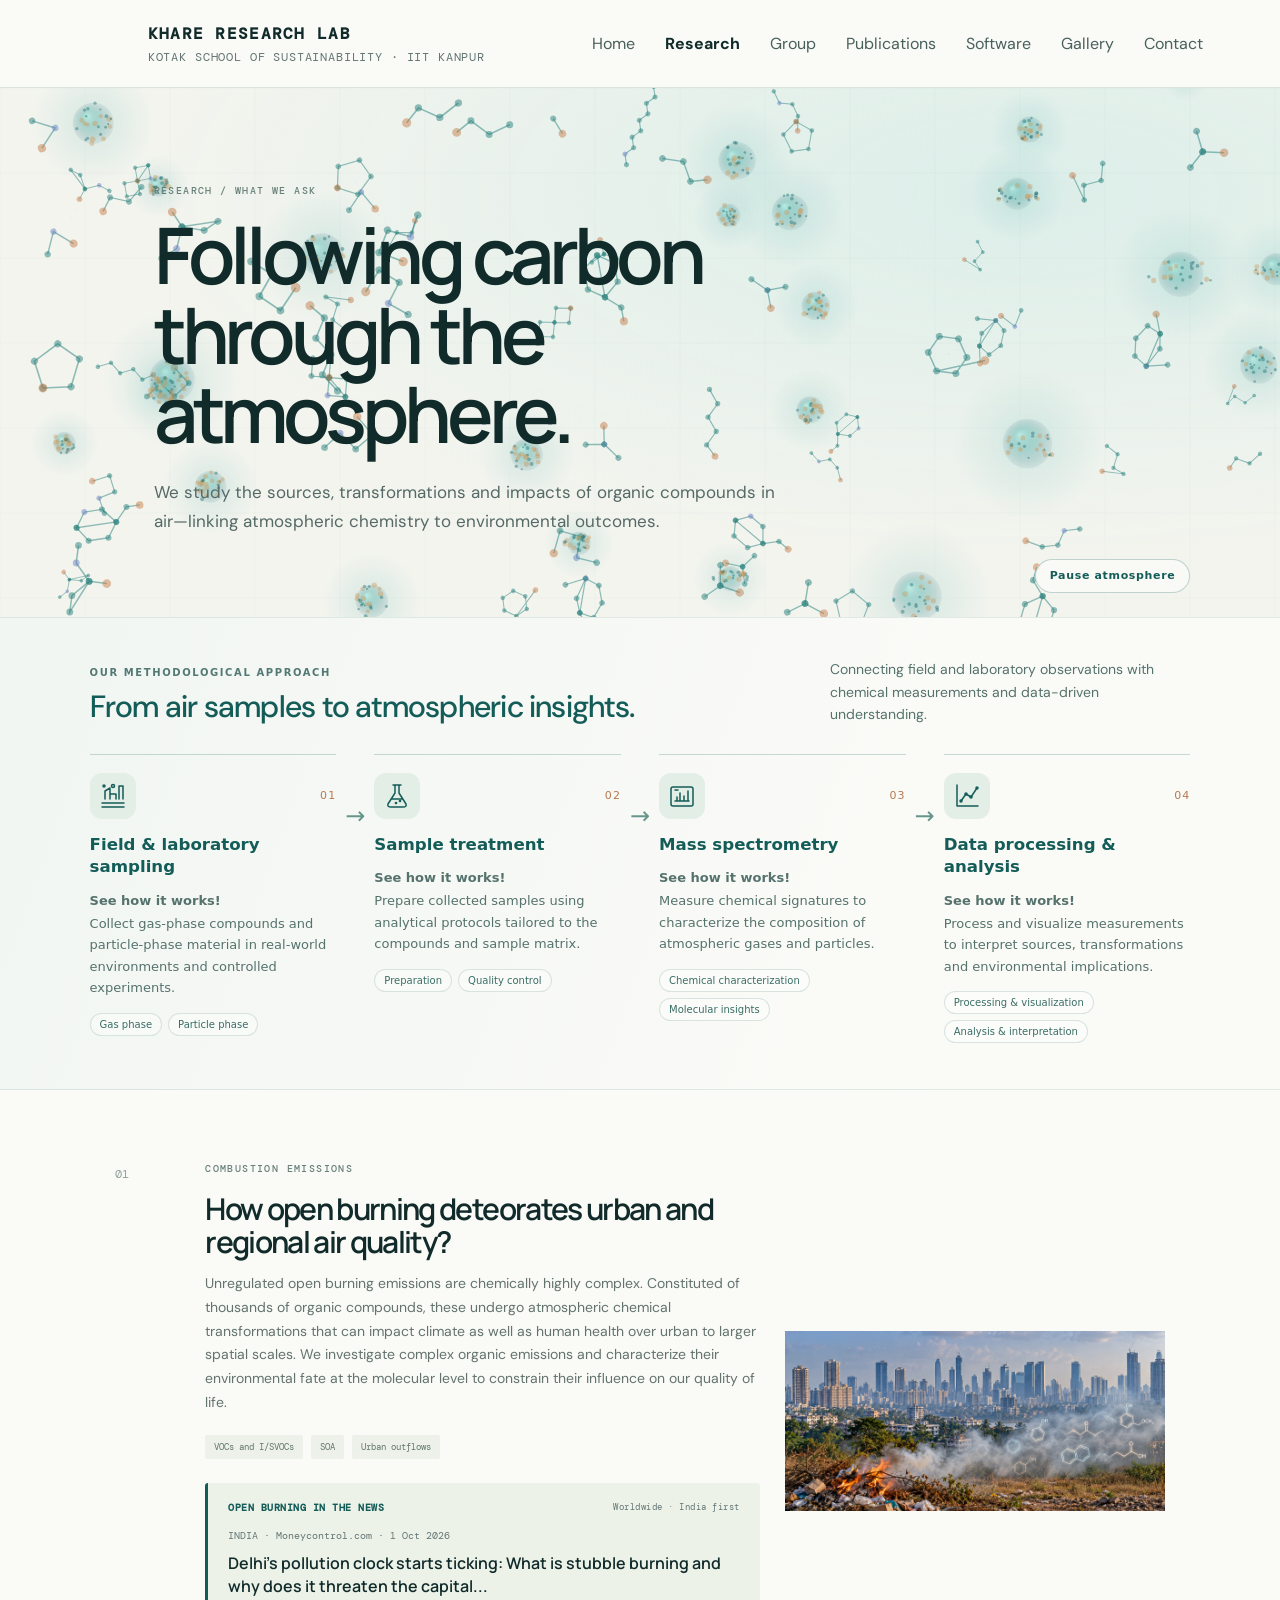
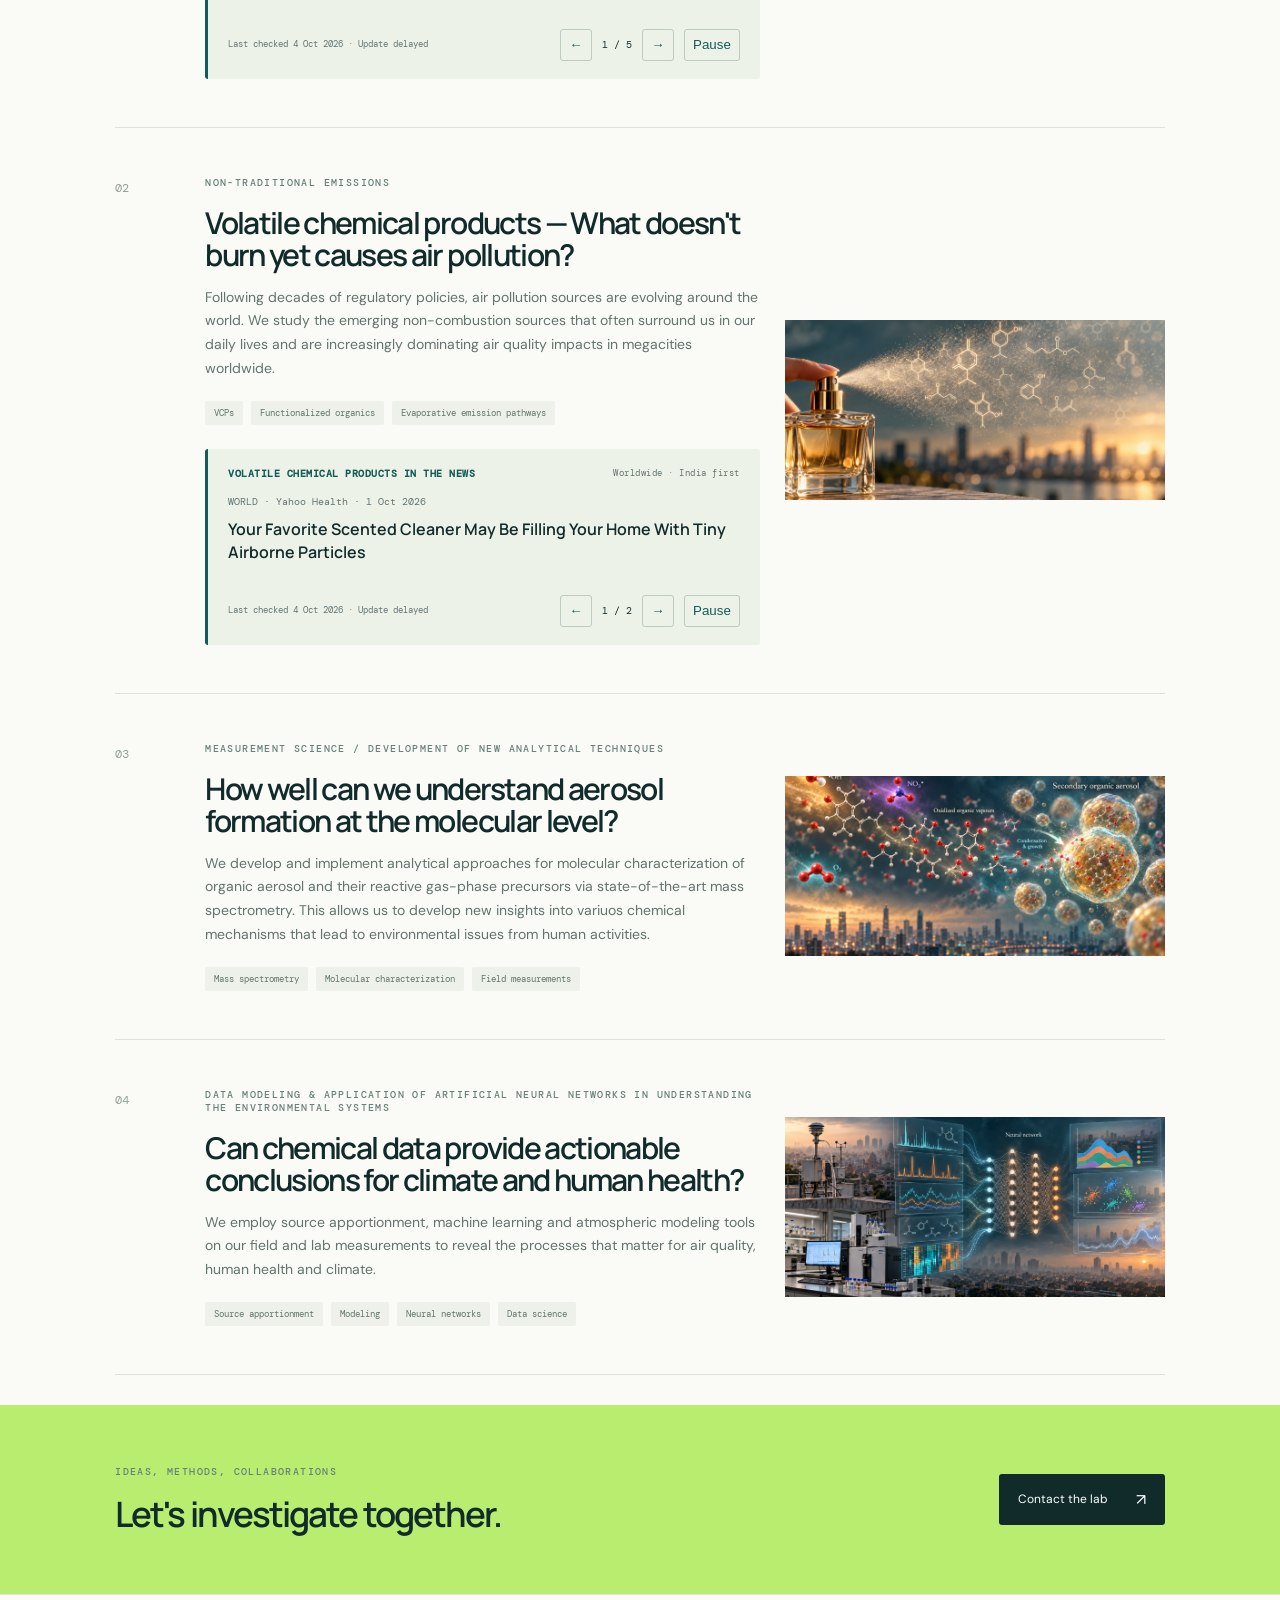
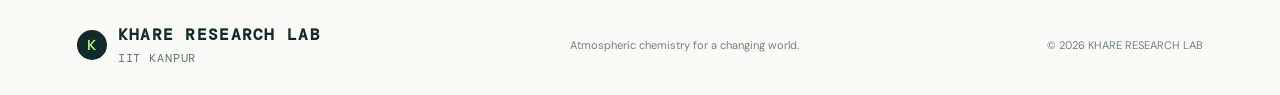
<file: research.html>
<!doctype html><html lang="en"><head><meta charset="utf-8"><meta name="viewport" content="width=device-width,initial-scale=1"><title>Research | KHARE RESEARCH LAB</title><link rel="stylesheet" href="assets/style.css"><script defer src="assets/main.js"></script><script defer src="https://3Dmol.org/build/3Dmol-min.js"></script><link rel="stylesheet" href="assets/news.css"><style>
/* Hero-only molecular atmosphere */
.page-hero.research-atmosphere-hero{position:relative;isolation:isolate;overflow:hidden;}
#research-atmosphere-canvas{position:absolute;inset:0;width:100%;height:100%;z-index:0;pointer-events:none;background:radial-gradient(ellipse at 80% 20%,#dceee9 0,transparent 60%),transparent;}
.research-atmosphere-hero > :not(#research-atmosphere-canvas):not(.research-atmosphere-toggle){position:relative;z-index:1;}
.research-atmosphere-toggle{position:absolute;right:7vw;bottom:24px;z-index:3;border:1px solid #145c5840;border-radius:24px;padding:9px 14px;background:rgba(250,250,247,.9);color:#145c58;font:600 11px/1.3 system-ui,sans-serif;letter-spacing:.06em;cursor:pointer;}
.research-atmosphere-toggle:focus-visible{outline:3px solid #268d89;outline-offset:3px;}
@media(max-width:600px){.research-atmosphere-toggle{right:7vw;bottom:16px;}}

/* Methodological workflow — scoped to this section. */
.research-methods{--method-ink:#145c58;--method-accent:#b7794f;padding:40px 7vw 46px;background:linear-gradient(110deg,#f1f6f2,#fafaf7 65%);border-block:1px solid #145c581c;color:var(--method-ink);}
.research-methods *{box-sizing:border-box;}
.research-methods .methods-heading{display:flex;justify-content:space-between;align-items:end;gap:24px;margin-bottom:28px;}
.research-methods .methods-kicker{font:600 10px/1.5 system-ui,sans-serif;letter-spacing:.16em;margin:0 0 9px;color:#537974;}
.research-methods h2{font-family:inherit;font-size:clamp(23px,2.4vw,34px);font-weight:500;line-height:1.18;letter-spacing:-.025em;margin:0;color:var(--method-ink);}
.research-methods .methods-intro{max-width:360px;font-size:14px;line-height:1.6;margin:0;color:#55726d;}
.research-methods .methods-flow{display:grid;grid-template-columns:repeat(4,minmax(0,1fr));gap:38px;list-style:none;padding:0;margin:0;}
.research-methods .method-step{position:relative;min-width:0;padding:18px 0 0;border-top:1px solid #145c5838;}
.research-methods .method-step:not(:last-child)::after{content:'→';position:absolute;right:-29px;top:49px;font:400 24px/1 system-ui,sans-serif;color:#65958a;}
.research-methods .method-top{display:flex;align-items:center;justify-content:space-between;gap:10px;margin-bottom:15px;}
.research-methods .method-icon{display:block;width:46px;height:46px;padding:9px;background:#e3eeE7;border-radius:12px;color:var(--method-ink);}
.research-methods .method-icon svg{display:block;width:100%;height:100%;fill:none;stroke:currentColor;stroke-width:1.5;stroke-linecap:round;stroke-linejoin:round;}
.research-methods .method-number{font:500 11px/1 system-ui,sans-serif;letter-spacing:.1em;color:var(--method-accent);}
.research-methods h3{font:600 clamp(15px,1.3vw,18px)/1.35 system-ui,sans-serif;margin:0 0 9px;color:var(--method-ink);}
.research-methods .method-step p{font:400 13px/1.65 system-ui,sans-serif;margin:0;color:#55726d;}
.research-methods .method-tags{display:flex;flex-wrap:wrap;gap:6px;margin-top:14px;}
.research-methods .method-tags span{display:inline-block;border:1px solid #145c5826;border-radius:20px;padding:4px 9px;font:500 10px/1.3 system-ui,sans-serif;color:#396d65;background:#ffffff60;}
@media(max-width:900px){.research-methods .methods-heading{display:block;}.research-methods .methods-intro{max-width:none;margin-top:12px;}.research-methods .methods-flow{gap:26px;}.research-methods .method-step:not(:last-child)::after{right:-22px;}}
@media(max-width:650px){.research-methods{padding:30px 7vw;}.research-methods .methods-flow{grid-template-columns:1fr;gap:28px;}.research-methods .method-step{padding:16px 0 0 62px;min-height:110px;}.research-methods .method-top{margin:0;}.research-methods .method-icon{position:absolute;left:0;top:16px;}.research-methods .method-number{position:absolute;left:14px;top:72px;}.research-methods .method-step:not(:last-child)::after{content:'↓';left:16px;right:auto;top:auto;bottom:-26px;font-size:20px;}.research-methods .method-tags{margin-top:10px;}}
</style></head>
  
<body><header class="site-header"><a class="brand" href="index.html">
  <span class="molecule-logo" aria-label="Rotating limonene molecule">
  <span
    class="viewer_3Dmoljs"
    data-cid="440917"
    data-backgroundcolor="0xfafaf7"
    data-backgroundalpha="0"
    data-select="elem:C"
    data-style="stick:radius=0.14,color=0x145c58;sphere:scale=0.23,color=0x145c58"
    data-spin="axis:x;speed:0.5">
  </span>
</span>
  
  <span>KHARE RESEARCH LAB<small>KOTAK SCHOOL OF SUSTAINABILITY · IIT KANPUR</small></span></a><button class="menu-toggle" aria-label="Open navigation" aria-expanded="false">☰</button><nav class="nav"><a href="index.html">Home</a><a class="active" href="research.html">Research</a><a href="group.html">Group</a><a href="publications.html">Publications</a><a href="software.html">Software</a><a href="gallery.html">Gallery</a><a href="contact.html">Contact</a></nav></header><main><section class="page-hero research-atmosphere-hero"><canvas id="research-atmosphere-canvas" aria-hidden="true"></canvas><p class="eyebrow">RESEARCH / WHAT WE ASK</p><h1>Following carbon<br>through the atmosphere.</h1><p class="lede">We study the sources, transformations and impacts of organic compounds in air—linking atmospheric chemistry to environmental outcomes.</p><button class="research-atmosphere-toggle" type="button" aria-pressed="false">Pause atmosphere</button></section>

<section class="research-methods" aria-labelledby="methods-title">
  <div class="methods-heading">
    <div><p class="methods-kicker">OUR METHODOLOGICAL APPROACH</p><h2 id="methods-title">From air samples to atmospheric insights.</h2></div>
    <p class="methods-intro">Connecting field and laboratory observations with chemical measurements and data-driven understanding.</p>
  </div>
  <ol class="methods-flow">
    <li class="method-step">
      <div class="method-top"><span class="method-icon" aria-hidden="true"><svg viewBox="0 0 28 28"><path d="M3 21h22M6 17V9l5-3v11M11 12h6v5M20 17V4h4v13"/><circle cx="5" cy="4" r="1"/><circle cx="14" cy="4" r="1.5"/><path d="M3 25h22"/></svg></span><span class="method-number" aria-hidden="true">01</span></div>
      <h3>Field & laboratory sampling</h3><p class="ms-hint"><button type="button" id="sampling-open" aria-haspopup="dialog">See how it works!</button></p><p>Collect gas-phase compounds and particle-phase material in real-world environments and controlled experiments.</p>
      <div class="method-tags"><span>Gas phase</span><span>Particle phase</span></div>
    </li>
    <li class="method-step">
      <div class="method-top"><span class="method-icon" aria-hidden="true"><svg viewBox="0 0 28 28"><path d="M10 3h8M12 3v8L5 22q-1 3 3 3h12q4 0 3-3l-7-11V3M9 17h10"/><circle cx="13" cy="21" r=".6"/><circle cx="17" cy="19" r=".6"/></svg></span><span class="method-number" aria-hidden="true">02</span></div>
      <h3>Sample treatment</h3><p class="ms-hint"><button type="button" id="treatment-open" aria-haspopup="dialog">See how it works!</button></p><p>Prepare collected samples using analytical protocols tailored to the compounds and sample matrix.</p>
      <div class="method-tags"><span>Preparation</span><span>Quality control</span></div>
    </li>
    <li class="method-step">
      <div class="method-top"><span class="method-icon" aria-hidden="true"><svg viewBox="0 0 28 28"><rect x="3" y="5" width="22" height="19" rx="2"/><path d="M7 19h14M9 19v-4M12 19v-8M16 19v-5M20 19v-10M7 8h3"/></svg></span><span class="method-number" aria-hidden="true">03</span></div>
      <h3>Mass spectrometry</h3><p class="ms-hint"><button type="button" id="ms-open" aria-haspopup="dialog">See how it works!</button></p><p>Measure chemical signatures to characterize the composition of atmospheric gases and particles.</p>
      <div class="method-tags"><span>Chemical characterization</span><span>Molecular insights</span></div>
    </li>
    <li class="method-step">
      <div class="method-top"><span class="method-icon" aria-hidden="true"><svg viewBox="0 0 28 28"><path d="M4 3v21h21M8 19l5-7 5 3 6-9"/><circle cx="8" cy="19" r="1"/><circle cx="13" cy="12" r="1"/><circle cx="18" cy="15" r="1"/><circle cx="24" cy="6" r="1"/></svg></span><span class="method-number" aria-hidden="true">04</span></div>
      <h3>Data processing & analysis</h3><p class="ms-hint"><button type="button" id="analysis-open" aria-haspopup="dialog">See how it works!</button></p><p>Process and visualize measurements to interpret sources, transformations and environmental implications.</p>
      <div class="method-tags"><span>Processing & visualization</span><span>Analysis & interpretation</span></div>
    </li>
  </ol>
</section>
<script>
/* Decorative chemistry-inspired animation, not a chemical mechanism simulation. */
(() => {
  const canvas = document.getElementById('research-atmosphere-canvas');
  const stage = canvas.parentElement;
  const ctx = canvas.getContext('2d');
  const button = document.querySelector('.research-atmosphere-toggle');
  if (!ctx) { button.hidden = true; return; }
  const preference = matchMedia('(prefers-reduced-motion: reduce)');
  let paused = preference.matches, w=0, h=0, molecules=[], aerosols=[], flashes=[];
  let frame=0, previous=0, elapsed=0, nextReaction=2;
  const rand=(a,b)=>a+Math.random()*(b-a);
  const oxygen='#c57a45', carbon='#207c78';
  const shapes=[
    [[-15,0],[0,-9],[15,0],[25,-10]],
    [[-13,-8],[0,-16],[13,-8],[13,8],[0,16],[-13,8],[25,16]],
    [[-17,5],[-3,-5],[12,5],[23,-5],[12,20]],
    [[-8,0],[8,0]],
    [[-28,0],[-14,-9],[0,0],[14,-9],[28,0],[39,-9]],
    [[-16,0],[0,0],[10,-14],[0,0],[10,14]],
    [[0,-18],[17,-5],[10,16],[-10,16],[-17,-5],[0,-18]],
    [[-26,0],[-13,-12],[0,0],[13,-12],[26,0],[13,12],[0,0],[-13,12],[-26,0]],
    [[-18,0],[0,0],[12,-12],[0,0],[12,12]],
    [[-22,10],[-10,-2],[3,10],[16,-2],[3,-16]],
    [[-12,8],[0,-8],[12,8]],
    [[-22,-8],[-8,0],[6,-8],[20,0],[30,15]],
    // naphthalene: two fused aromatic rings
    [[-24,0],[-12,-12],[0,0],[-12,12],[-24,0],[0,0],[12,-12],[24,0],[12,12],[0,0]],
    // alpha-pinene: bicyclic terpene-like structure
    [[-22,8],[-12,-10],[2,-14],[16,-4],[20,12],[7,18],[-5,10],[-12,-10],[7,18],[25,25]],
    // limonene: six-membered ring with isopropenyl branch
    [[-18,0],[-9,-13],[7,-13],[18,0],[9,13],[-9,13],[-18,0],[18,0],[29,-12],[41,-12]],
    // isoprene: branched C5 diene
    [[-22,0],[-8,0],[5,-12],[18,0],[31,0],[5,-12],[5,-26]],
    // C12 alkane: long straight-chain hydrocarbon
    [[-55,0],[-45,-6],[-35,0],[-25,-6],[-15,0],[-5,-6],[5,0],[15,-6],[25,0],[35,-6],[45,0],[55,-6]]
  ];
  function molecule(x=rand(0,w),y=rand(0,h)) {
    return {x,y,vx:rand(-9,9),vy:rand(-7,7),angle:rand(0,6.28),spin:rand(-.17,.17),shape:Math.floor(rand(0,shapes.length)),scale:rand(.65,1.45),cool:rand(0,5)};
  }
  function resize(){
    w=stage.clientWidth; h=stage.clientHeight;
    const dpr=Math.min(devicePixelRatio||1,2);
    canvas.width=Math.round(w*dpr);canvas.height=Math.round(h*dpr);
    ctx.setTransform(dpr,0,0,dpr,0,0);
    molecules=Array.from({length:Math.max(36,Math.min(105,Math.floor(w*h/11500)))},(_,i)=>molecule(rand(0,w),i%2===0?rand(0,h*.48):rand(h*.48,h)));
    aerosols=Array.from({length:w<600?12:24},(_,i)=>particle(rand(0,w),i%2===0?rand(0,h*.48):rand(h*.48,h),rand(7,25),true));
    flashes=[]; draw(0);
  }
  function particle(x,y,r,established=false){
    return {x,y,r,vx:rand(-5,5),vy:rand(-9,-3),age:established?20:0,life:rand(40,65),kind:Math.floor(rand(0,3)),phase:rand(0,6),beads:Array.from({length:24},()=>({a:rand(0,6.28),r:Math.sqrt(Math.random()),s:rand(1,2.8)}))};
  }
  function glow(x,y,r,color){
    const g=ctx.createRadialGradient(x,y,0,x,y,r);g.addColorStop(0,color);g.addColorStop(1,'rgba(44,160,157,0)');ctx.fillStyle=g;ctx.beginPath();ctx.arc(x,y,r,0,Math.PI*2);ctx.fill();
  }
  function draw(dt){
    elapsed+=dt;
    ctx.clearRect(0,0,w,h);
    // A quiet technical grid adds depth without competing with the text.
    ctx.lineWidth=.6;ctx.strokeStyle='rgba(31,117,113,.045)';
    for(let x=0;x<w;x+=85){ctx.beginPath();ctx.moveTo(x,0);ctx.lineTo(x,h);ctx.stroke();}
    for(let y=0;y<h;y+=85){ctx.beginPath();ctx.moveTo(0,y);ctx.lineTo(w,y);ctx.stroke();}
    for(const m of molecules){
      m.cool=Math.max(0,m.cool-dt);m.x+=m.vx*dt;m.y+=m.vy*dt;m.angle+=m.spin*dt;
      if(m.x<-45)m.x=w+40;if(m.x>w+45)m.x=-40;if(m.y<-45)m.y=h+40;if(m.y>h+45)m.y=-40;
    }
    // Nearby reactants draw together, flash, then condense into a small aggregate.
    nextReaction-=dt;
    let reacted=false;
    for(let i=0;i<molecules.length;i++)for(let j=i+1;j<molecules.length;j++){
      const a=molecules[i],b=molecules[j],dx=b.x-a.x,dy=b.y-a.y,d=Math.hypot(dx,dy);
      if(d<130 && a.cool===0 && b.cool===0){
        ctx.strokeStyle=`rgba(29,151,148,${.16*(1-d/130)})`;ctx.setLineDash([3,7]);ctx.beginPath();ctx.moveTo(a.x,a.y);ctx.lineTo(b.x,b.y);ctx.stroke();ctx.setLineDash([]);
        if(!reacted && nextReaction<=0 && dt>0){
          a.x+=dx*dt*.6;a.y+=dy*dt*.6;b.x-=dx*dt*.6;b.y-=dy*dt*.6;
          if(d<58){
            const x=(a.x+b.x)/2,y=(a.y+b.y)/2;
            aerosols.push(particle(x,y,rand(11,20)));flashes.push({x,y,age:0});
            Object.assign(a,molecule(-30,rand(0,h)));Object.assign(b,molecule(w+30,rand(0,h)));a.cool=b.cool=10;
            nextReaction=rand(2.5,5);reacted=true;
          }
        }
      }
    }
    for(const m of molecules){
      ctx.save();ctx.translate(m.x,m.y);ctx.rotate(m.angle);ctx.scale(m.scale,m.scale);ctx.globalAlpha=.48;
      const s=shapes[m.shape];ctx.lineWidth=1.2;ctx.strokeStyle=carbon;
      ctx.beginPath();s.forEach(([x,y],i)=>i?ctx.lineTo(x,y):ctx.moveTo(x,y));
      if(m.shape===1){ctx.moveTo(...s[5]);ctx.lineTo(...s[0]);}ctx.stroke();
      s.forEach(([x,y],i)=>{ctx.fillStyle=i===s.length-1?oxygen:(m.shape>=8 && i===1?'#647dc0':carbon);ctx.beginPath();ctx.arc(x,y,i===s.length-1?3.4:2.7,0,6.283);ctx.fill();});ctx.restore();
    }
    aerosols=aerosols.filter(p=>p.age<p.life).slice(-40);
    if(dt>0 && aerosols.length<(w<600?12:24)) aerosols.push(particle(rand(0,w),rand(0,h),rand(7,25),true));
    for(const p of aerosols){
      p.age+=dt;p.x+=(p.vx+Math.sin(elapsed*.4+p.phase)*3)*dt;p.y+=p.vy*dt;
      if(p.y<-45)p.y=h+40;if(p.x<-45)p.x=w+40;if(p.x>w+45)p.x=-40;
      const alpha=Math.min(1,p.age/2,(p.life-p.age)/6)*.65;
      const radius=p.r*(.4+.6*Math.min(1,p.age/7));
      ctx.save();ctx.globalAlpha=alpha;
      glow(p.x,p.y,radius*3,'rgba(23,156,157,.20)');
      const g=ctx.createRadialGradient(p.x-radius*.3,p.y-radius*.35,1,p.x,p.y,radius);
      g.addColorStop(0,'rgba(165,232,222,.95)');g.addColorStop(.5,'rgba(48,151,145,.4)');g.addColorStop(1,'rgba(15,73,90,.1)');
      ctx.fillStyle=g;ctx.beginPath();ctx.arc(p.x,p.y,radius,0,6.283);ctx.fill();
      for(const bead of p.beads){const a=bead.a+elapsed*.08,x=p.x+Math.cos(a)*bead.r*radius*(p.kind===1?1.5:1),y=p.y+Math.sin(a)*bead.r*radius*(p.kind===1?.65:1);
        ctx.fillStyle=bead.s>2?'rgba(204,149,85,.6)':'rgba(25,109,112,.65)';ctx.beginPath();ctx.arc(x,y,bead.s,0,6.283);ctx.fill();}
      ctx.restore();
    }
    flashes=flashes.filter(f=>f.age<2.4);
    for(const f of flashes){f.age+=dt;ctx.save();ctx.globalAlpha=Math.max(0,1-f.age/2.4);glow(f.x,f.y,45+f.age*20,'rgba(23,175,170,.35)');ctx.strokeStyle='#35aaa2';ctx.lineWidth=.8;ctx.beginPath();ctx.arc(f.x,f.y,8+f.age*25,0,6.283);ctx.stroke();ctx.restore();}
  }
  function tick(t){frame=0;if(paused||document.hidden)return;const dt=previous?Math.min((t-previous)/1000,.05):0;previous=t;draw(dt);frame=requestAnimationFrame(tick);}
  function sync(){button.textContent=paused?'Play atmosphere':'Pause atmosphere';button.setAttribute('aria-pressed',String(paused));cancelAnimationFrame(frame);frame=0;previous=0;if(!paused&&!document.hidden)frame=requestAnimationFrame(tick);}
  button.addEventListener('click',()=>{paused=!paused;sync();});
  preference.addEventListener('change',e=>{paused=e.matches;sync();});
  document.addEventListener('visibilitychange',sync);
  let resizeTimer;addEventListener('resize',()=>{clearTimeout(resizeTimer);resizeTimer=setTimeout(resize,150);});
  resize();sync();
})();
</script>
  
<section class="section research-list">

<article id="emissions" class="research-item">
  <span class="research-num">01</span>
  <div><p class="eyebrow">COMBUSTION EMISSIONS</p><h2>How open burning deteorates urban and regional air quality?</h2><p>Unregulated open burning emissions are chemically highly complex. Constituted of thousands of organic compounds, these undergo atmospheric chemical transformations that can impact climate as well as human health over urban to larger spatial scales. We investigate complex organic emissions and characterize their environmental fate at the molecular level to constrain their influence on our quality of life.</p>
  <div class="tag-row"><span>VOCs and I/SVOCs</span><span>SOA</span><span>Urban outflows</span></div>
  <aside class="burning-news" aria-label="Open burning in the news" aria-roledescription="carousel">
    <div class="burning-news-top"><strong>OPEN BURNING IN THE NEWS</strong><span>Worldwide · India first</span></div>
    <div class="burning-news-story"><p class="burning-news-meta"></p><a class="burning-news-link" target="_blank" rel="noopener noreferrer" hidden></a><p class="burning-news-status" role="status">Loading news…</p></div>
    <div class="burning-news-bottom"><small class="burning-news-updated"></small><div class="burning-news-controls" hidden><button type="button" data-news-prev aria-label="Previous news item">←</button><span class="burning-news-count"></span><button type="button" data-news-next aria-label="Next news item">→</button><button type="button" data-news-pause>Pause</button></div></div>
  </aside>
</div>
  <div class="research-art"><img src="assets/Open-Burning-Art-main.png" style="display:block;position:absolute;inset:0;width:100%;height:100%;object-fit:cover">
  </div></article>
  
<article id="organic-aerosol" class="research-item">
  <span class="research-num">02</span><div><p class="eyebrow">NON-TRADITIONAL EMISSIONS</p>
    <h2>Volatile chemical products — What doesn't burn yet causes air pollution?</h2><p>Following decades of regulatory policies, air pollution sources are evolving around the world. We study the emerging non-combustion sources that often surround us in our daily lives and are increasingly dominating air quality impacts in megacities worldwide.</p>
  <div class="tag-row"><span>VCPs</span><span>Functionalized organics</span><span>Evaporative emission pathways</span></div>
  <aside class="burning-news" data-news-feed="assets/vcp-news.json" aria-label="Volatile chemical products in the news" aria-roledescription="carousel">
    <div class="burning-news-top"><strong>VOLATILE CHEMICAL PRODUCTS IN THE NEWS</strong><span>Worldwide · India first</span></div>
    <div class="burning-news-story"><p class="burning-news-meta"></p><a class="burning-news-link" target="_blank" rel="noopener noreferrer" hidden></a><p class="burning-news-status" role="status">Loading news…</p></div>
    <div class="burning-news-bottom"><small class="burning-news-updated"></small><div class="burning-news-controls" hidden><button type="button" data-news-prev aria-label="Previous news item">←</button><span class="burning-news-count"></span><button type="button" data-news-next aria-label="Next news item">→</button><button type="button" data-news-pause>Pause</button></div></div>
  </aside>
</div>
  <div class="research-art"><img src="assets/perfume.png" style="display:block;position:absolute;inset:0;width:100%;height:100%;object-fit:cover">
  </div></article>
  
<article id="measurements" class="research-item">
  <span class="research-num">03</span><div><p class="eyebrow">MEASUREMENT SCIENCE / DEVELOPMENT OF NEW ANALYTICAL TECHNIQUES</p>
    <h2>How well can we understand aerosol formation at the molecular level?</h2><p>We develop and implement analytical approaches for molecular characterization of organic aerosol and their reactive gas-phase precursors via state-of-the-art mass spectrometry. This allows us to develop new insights into variuos chemical mechanisms that lead to environmental issues from human activities.</p>
  <div class="tag-row"><span>Mass spectrometry</span><span>Molecular characterization</span><span>Field measurements</span></div></div>
  <div class="research-art"><img src="assets/airchemsoa.png" style="display:block;position:absolute;inset:0;width:100%;height:100%;object-fit:cover">
  </div></article>
  
<article class="research-item"><span class="research-num">04</span><div><p class="eyebrow">DATA MODELING & APPLICATION OF ARTIFICIAL NEURAL NETWORKS IN UNDERSTANDING THE ENVIRONMENTAL SYSTEMS</p>
  <h2>Can chemical data provide actionable conclusions for climate and human health?</h2><p>We employ source apportionment, machine learning and atmospheric modeling tools on our field and lab measurements to reveal the processes that matter for air quality, human health and climate.</p>
  <div class="tag-row"><span>Source apportionment</span><span>Modeling</span><span>Neural networks</span><span>Data science</span></div></div>
  <div class="research-art"><img src="assets/datascience.png" style="display:block;position:absolute;inset:0;width:100%;height:100%;object-fit:cover">    
  </div></article>

</section>
<section class="join-row section">
  <div><p class="eyebrow">IDEAS, METHODS, COLLABORATIONS</p><h2>Let's investigate together.</h2></div><a class="button button-light" href="contact.html">Contact the lab <span>↗</span></a></section></main><footer class="footer"><a class="brand footer-brand" href="index.html"><span class="brand-mark">K</span>
  <span>KHARE RESEARCH LAB<small>IIT KANPUR</small></span></a><span>Atmospheric chemistry for a changing world.</span><span>© <span data-year></span> KHARE RESEARCH LAB</span></footer>
<style>
#ms-open{font:inherit;color:inherit;background:transparent;border:0;border-bottom:0;padding:2px 0;cursor:pointer;text-align:left;font-weight:600}#ms-open:hover{color:#b7794f}.research-methods .ms-hint{font-size:11px;margin-bottom:8px;color:#8e5837}
#ms-dialog{box-sizing:border-box;width:min(1060px,96vw);max-height:94dvh;padding:0;border:1px solid #b4cec4;border-radius:18px;background:#fafaf7;color:#145c58;box-shadow:0 24px 100px #001e2860;overflow:auto}#ms-dialog::backdrop{background:#062b32b5;backdrop-filter:blur(5px)}#ms-dialog *{box-sizing:border-box}#ms-dialog .ms-head{display:flex;justify-content:space-between;align-items:start;padding:25px 28px 14px;gap:20px}#ms-dialog h2{font:500 clamp(24px,4vw,34px)/1.2 Georgia,serif;margin:5px 0}#ms-dialog .ms-kicker{font:600 10px system-ui;letter-spacing:.17em}#ms-dialog button,#ms-dialog select{font:600 13px system-ui;border:1px solid #abc9be;border-radius:8px;padding:10px 14px;background:#fff;color:#145c58;cursor:pointer}#ms-dialog button:focus-visible,#ms-open:focus-visible{outline:3px solid #b7794f;outline-offset:3px}#ms-dialog .ms-tabs{display:flex;gap:8px;padding:0 28px 16px;flex-wrap:wrap}#ms-dialog .ms-tabs button[aria-pressed=true]{background:#145c58;color:white}#ms-dialog .ms-body{padding:0 28px 25px}#ms-dialog .ms-description{font:14px/1.65 system-ui;min-height:48px;margin:0 0 14px}#ms-dialog .ms-stage{background:#0b2330;border-radius:12px;overflow-x:auto}#ms-canvas{display:block;width:100%;min-width:640px;height:auto;aspect-ratio:960/410}#ms-dialog .ms-controls{display:flex;align-items:center;gap:12px;flex-wrap:wrap;margin:17px 0;font:13px system-ui}#ms-dialog .ms-legend{display:flex;gap:18px;flex-wrap:wrap;font:12px system-ui;margin:12px 0}#ms-dialog .ms-legend span::before{content:'●';color:var(--ion);margin-right:6px}#ms-dialog .ms-note{font:12px/1.65 system-ui;color:#56736c;margin:12px 0 0}#ms-dialog a{color:#145c58}#ms-dialog [hidden]{display:none!important}@media(max-width:650px){#ms-dialog .ms-head{padding:18px 16px 12px}#ms-dialog .ms-tabs{padding:0 16px 12px}#ms-dialog .ms-body{padding:0 16px 18px}}
 #ms-dialog .ms-field-tabs{display:flex;gap:8px;flex-wrap:wrap;margin:0 0 12px}#ms-dialog .ms-field-tabs button{font-size:12px;padding:8px 11px}#ms-dialog .ms-field-tabs button[aria-pressed=true]{background:#145c58;color:white}#ms-dialog .ms-field-controls{display:flex;align-items:center;gap:16px;flex-wrap:wrap;font:12px system-ui;margin:0 0 12px}#ms-dialog .ms-field-controls label{display:flex;align-items:center;gap:7px;flex-wrap:wrap}#ms-dialog .ms-field-controls input{accent-color:#145c58;width:110px}#ms-dialog .ms-field-controls output{min-width:34px;font-variant-numeric:tabular-nums}#ms-field-status{color:#52746d}
 </style>
 <dialog id="ms-dialog" aria-labelledby="ms-title" aria-describedby="ms-description">
 <div class="ms-head"><div><div class="ms-kicker">INSIDE THE INSTRUMENT</div><h2 id="ms-title">How we separate ions.</h2></div><button id="ms-close" type="button" aria-label="Close mass spectrometry animation">Close ×</button></div>
 <div class="ms-tabs" role="group" aria-label="Mass analyzer"><button id="ms-quad" type="button" aria-pressed="true">01 · Quadrupole</button><button id="ms-tof" type="button" aria-pressed="false">02 · V-type time of flight</button></div>
   <div class="ms-body"><p id="ms-description" class="ms-description"></p>
  <div class="ms-field-tabs" role="group" aria-label="Physics visualization"><button type="button" data-ms-view="ions" aria-pressed="true">Ion trajectories</button><button type="button" data-ms-view="fields" aria-pressed="false">Electric fields &amp; voltages</button><button type="button" data-ms-view="combined" aria-pressed="false">Fields + ions</button></div>
  <div class="ms-field-controls"><label id="ms-rf-control">RF phase <input id="ms-rf-phase" type="range" min="0" max="360" step="5" value="0" aria-label="RF phase in degrees"><output id="ms-rf-value">0°</output></label><label id="ms-field-strength-control">Field strength (illustrative) <input id="ms-field-strength" type="range" min="30" max="100" value="70"><output id="ms-field-value">70%</output></label><span id="ms-field-status" aria-live="off"></span></div>
 <div class="ms-stage"><canvas id="ms-canvas" width="1920" height="820" role="img" aria-label="Animated schematic of ions moving from an ion source through a mass analyzer to a detector"></canvas></div>
 <div class="ms-legend"><span style="--ion:#58dbc2">m/z 43</span><span style="--ion:#84cf72">m/z 57</span><span style="--ion:#d4dd74">m/z 71</span><span style="--ion:#ffcb71">m/z 91</span><span style="--ion:#fa9e75">m/z 121</span><span style="--ion:#f782a9">m/z 149</span><span style="--ion:#c699ef">m/z 191</span><span style="--ion:#8caeff">m/z 259</span><span style="--ion:#65cde8">m/z 355</span></div>
 <div class="ms-controls"><button id="ms-play" type="button">Pause</button><button id="ms-reset" type="button">Restart</button><label>Playback <select id="ms-speed"><option value="0.5">0.5×</option><option value="1" selected>1×</option><option value="2">2×</option></select></label><label id="ms-mass-label">Transmit m/z <select id="ms-mass"><option>43</option><option>57</option><option>71</option><option>91</option><option selected>121</option><option>149</option><option>191</option><option>259</option><option>355</option></select></label></div>
 <p id="ms-explanation" class="ms-note"></p><p class="ms-note">Conceptual animation, slowed for visibility. Colored dots after the ion source represent positive ions; upstream bonded symbols represent sample molecules. Nine illustrative m/z values span 43–355 and are not assignments to specific compounds. Sizes and trajectories are illustrative. The quadrupole view is a projection of four rods, not a numerical trajectory simulation. Field arrows, RF phase, and strength are illustrative and not calibrated voltages or a field solver. TOF shows a single-reflection V-type analyzer with singly charged ions and negligible initial kinetic energy. Reflectron motion is schematic; energy-spread focusing is not numerically simulated.</p>
 </div>
</dialog>
<script>
(()=>{'use strict';
const d=document.getElementById('ms-dialog'),cv=document.getElementById('ms-canvas'),c=cv.getContext('2d'),play=document.getElementById('ms-play');
let view='ions';const rfPhase=document.getElementById('ms-rf-phase'),strength=document.getElementById('ms-field-strength');
 const masses=[43, 57, 71, 91, 121, 149, 191, 259, 355],colors=['#58dbc2', '#84cf72', '#d4dd74', '#ffcb71', '#fa9e75', '#f782a9', '#c699ef', '#8caeff', '#65cde8'];let mode='quad',t=0,last=0,raf=0,paused=matchMedia('(prefers-reduced-motion: reduce)').matches;
function text(s,x,y,color='#dbeae9',size=13){c.fillStyle=color;c.font=`${size}px system-ui`;c.fillText(s,x,y)}
function line(x,y,a,b,color='#476675',width=1){c.strokeStyle=color;c.lineWidth=width;c.beginPath();c.moveTo(x,y);c.lineTo(a,b);c.stroke()}
function box(x,y,w,h,color){c.fillStyle=color;c.fillRect(x,y,w,h)}
function ion(x,y,k,alpha=1){c.save();c.globalAlpha=alpha;c.shadowColor=colors[k];c.shadowBlur=mode==='tof'?3:8;c.fillStyle=colors[k];c.beginPath();c.arc(x,y,mode==='tof'?2.1:2.8,0,Math.PI*2);c.fill();c.shadowBlur=0;c.restore()}
function rod(y,h,color){const g=c.createLinearGradient(0,y,0,y+h);g.addColorStop(0,'#183342');g.addColorStop(.45,color);g.addColorStop(1,'#183342');box(260,y,450,h,g)}
// Stable pseudo-random layouts avoid jitter and geometric packet grids.
function rnd(n){const v=Math.sin(n*127.1+311.7)*43758.5453;return v-Math.floor(v)}
const clouds=masses.map((m,k)=>Array.from({length:13+(k*7)%9},(_,j)=>{
 const seed=k*101+j*13+1,a=rnd(seed)*Math.PI*2,r=Math.sqrt(rnd(seed+2));
 const lobes=1+.23*Math.sin(3*a+k)+.16*Math.cos(5*a-k*.7);
 return {x:Math.cos(a)*r*18*lobes,y:Math.sin(a)*r*13*lobes,phase:rnd(seed+5)*6.28,brightness:.6+.4*rnd(seed+8)};
}));
function sample(y){
 text('SAMPLE',23,y-44,'#dbeae9',11);text('Organic mixture',14,y+54,'#9dbac2',10);
 // A sample reservoir and transfer line upstream of the ion source.
 box(36,y-40,29,8,'#829b9c');box(31,y-30,39,57,'#244959');
 line(31,y-30,31,y+27,'#8ab6be');line(70,y-30,70,y+27,'#8ab6be');line(31,y+27,70,y+27,'#8ab6be');
 for(let j=0;j<16;j++){const x=36+rnd(j+1)*29,yy=y-22+rnd(j+29)*40;const k=j%masses.length;
 line(x,yy,x+4,yy-3,colors[k],1);c.fillStyle=colors[k];c.beginPath();c.arc(x,yy,1.6,0,6.283);c.fill();}
 line(70,y,115,y,'#8baeb7',2);text('→',87,y-8,'#b5d6d9',14);
 for(let j=0;j<5;j++){const x=74+((t*.4+j/5)%1)*37;c.fillStyle=colors[j];c.beginPath();c.arc(x,y,1.8,0,6.283);c.fill();}
 box(115,y-31,99,62,'#214653');text('ION SOURCE',122,y-12,'#dbeae9',11);text('Ionization →',122,y+11,'#9dbac2',11);
}
function arrow(x,y,dx,dy,color,opacity=1){c.save();c.globalAlpha=opacity;c.strokeStyle=color;c.fillStyle=color;c.lineWidth=1.6;c.beginPath();c.moveTo(x,y);c.lineTo(x+dx,y+dy);c.stroke();const a=Math.atan2(dy,dx);c.beginPath();c.moveTo(x+dx,y+dy);c.lineTo(x+dx-6*Math.cos(a-.48),y+dy-6*Math.sin(a-.48));c.lineTo(x+dx-6*Math.cos(a+.48),y+dy-6*Math.sin(a+.48));c.closePath();c.fill();c.restore()}
 function fieldOverlay(){
  const phase=(Number(rfPhase.value)*Math.PI/180)+(t*3.2),amplitude=Number(strength.value)/100;
  if(mode==='quad'){
   const potential=Math.cos(phase),positive=potential>=0;
   c.save();c.fillStyle='#102e3bbd';c.fillRect(251,93,471,204);c.restore();
   // Two opposite rod pairs have equal and opposite instantaneous potentials.
   for(const [y,h,sign] of [[100,23,1],[269,23,1],[139,15,-1],[235,15,-1]]){
    const voltage=potential*sign;c.fillStyle=voltage>=0?'#f7b16b':'#65cde8';c.globalAlpha=.35+.5*Math.abs(voltage);c.fillRect(260,y,450,h);c.globalAlpha=1;
    text(voltage>=0?'+':'−',694,y+15,voltage>=0?'#ffd29a':'#8be7ff',15);
   }
   for(let x=292;x<=674;x+=48)for(let y=166;y<=224;y+=29){
    const dx=(x-485)/190,dy=(y-195)/43;
    // Quadrupolar transverse field: E_x proportional to -x, E_y to +y (phase-dependent).
    arrow(x,y,-dx*18*potential*amplitude,dy*14*potential*amplitude,'#a4e7f0',.45+.4*Math.abs(potential));
   }
   text('Opposing rod pairs: +(U + V cos ωt) / −(U + V cos ωt)',264,78,'#d7e9e9',12);
   text('Instantaneous RF phase: '+((Number(rfPhase.value)+t*3.2*180/Math.PI)%360|0)+'°',268,318,'#c4dade',13);
   text('Transverse electric field alternates; ions experience mass-dependent stability',267,345,'#aac4cb',11);
  }else{
   c.save();c.fillStyle='#102e3bb0';c.fillRect(221,67,680,244);c.restore();
   // Extraction field is present briefly after each packet launch.
   const pulsing=(t%7.4)<.4;
   for(let x=232;x<290;x+=18)for(let y=92;y<=115;y+=23)arrow(x,y,26*amplitude,0,pulsing?'#ffd18a':'#698b98',pulsing?1:.4);
   text('Pulsed extraction: electric field accelerates positive ions →',256,62,'#ffd18a',12);
   for(let x=751;x<887;x+=25){
    const length=(10+25*(x-751)/136)*amplitude;
    for(let y=152;y<=241;y+=31)arrow(x,y,-length,0,'#ffc16a',.8);
    line(x,132,x,257,'#c8905588',1);
   }
   text('Reflectron: retarding electrostatic field opposes incoming ions',586,328,'#ffd18a',11);
   text('Field-free drift: E ≈ 0',350,164,'#aac4cb',12);
   text('No magnetic-sector field is used in this analyzer',30,392,'#aac4cb',11);
  }
 }
 // Interactive perspective-projected 3D teaching model (no external library).
 let yaw=-0.42,pitch=0.28,zoom=1,drag=null;
 const clamp=(v,a,b)=>Math.max(a,Math.min(b,v));
 function project(x,y,z){
   const cy=Math.cos(yaw),sy=Math.sin(yaw),cp=Math.cos(pitch),sp=Math.sin(pitch);
   const X=x*cy-z*sy,Z=x*sy+z*cy,Y=y*cp-Z*sp,D=y*sp+Z*cp;
   const scale=zoom*740/(850+D*.48);
   return [480+X*scale,205+Y*scale,scale];
 }
 function segment3(a,b,color='#70b7c2',width=1.5,alpha=1){const A=project(...a),B=project(...b);c.save();c.globalAlpha=alpha;line(A[0],A[1],B[0],B[1],color,width);c.restore()}
 function point3(a,color,r=3){const P=project(...a);c.fillStyle=color;c.beginPath();c.arc(P[0],P[1],Math.max(1.2,r*P[2]),0,Math.PI*2);c.fill()}
 function label3(s,a,color='#dceced',size=11){const P=project(...a);text(s,P[0]+6,P[1]-7,color,size)}
 function arrow3(a,b,color='#8de4f1',alpha=.85){segment3(a,b,color,1.6,alpha);const B=project(...b),A=project(...a),ang=Math.atan2(B[1]-A[1],B[0]-A[0]);c.save();c.globalAlpha=alpha;c.fillStyle=color;c.beginPath();c.moveTo(B[0],B[1]);c.lineTo(B[0]-7*Math.cos(ang-.48),B[1]-7*Math.sin(ang-.48));c.lineTo(B[0]-7*Math.cos(ang+.48),B[1]-7*Math.sin(ang+.48));c.fill();c.restore()}
 function tube3(x1,x2,y,z,r,color){
  // Longitudinal cylindrical rod with wireframe cross-sections.
  for(let j=0;j<12;j++){const a=j*Math.PI/6,b=(j+1)*Math.PI/6;
   segment3([x1,y+r*Math.cos(a),z+r*Math.sin(a)],[x2,y+r*Math.cos(a),z+r*Math.sin(a)],color,1.8,.75);
   for(const x of [x1,x2])segment3([x,y+r*Math.cos(a),z+r*Math.sin(a)],[x,y+r*Math.cos(b),z+r*Math.sin(b)],color,1,.75);
  }
 }
 function render3D(){
  c.setTransform(2,0,0,2,0,0);c.clearRect(0,0,960,410);box(0,0,960,410,'#0b2330');
  const combined=view==='combined',amp=Number(strength.value)/100,phase=t*3.2+Number(rfPhase.value)*Math.PI/180;
  text(mode==='quad'?'QUADRUPOLE · 3D RF/DC FIELD':'V-TYPE TOF · 3D ELECTROSTATIC FIELD',22,27,'#d6eceb',14);
  text(combined?'FIELDS + MOVING IONS':'FIELDS & ELECTRODES · NO IONS',22,47,combined?'#ffce89':'#8de4f1',11);
  text('Drag to rotate · scroll to zoom · double-click to reset view',525,27,'#a7c2c9',11);
  if(mode==='quad'){
   const v=Math.cos(phase),dc=.24,voltage=dc+v;
   // Four rods arranged around the ion-optical x-axis.
   for(const [y,z,sign] of [[-65,0,1],[65,0,1],[0,-65,-1],[0,65,-1]]){
    const val=sign*voltage;
    tube3(-310,310,y,z,15,val>=0?'#f8b46e':'#6ad3ed');
    label3(val>=0?'+ potential':'− potential',[320,y,z],val>=0?'#ffc38a':'#83e2f6',10);
   }
   segment3([-350,0,0],[355,0,0],'#587b89',1,0.8);
   // RF quadrupole transverse field in both transverse directions.
   for(let x=-260;x<=260;x+=85)for(let y=-32;y<=32;y+=32)for(let z=-32;z<=32;z+=32){
    if(!y&&!z)continue;
    const factor=amp*voltage*.34;
    arrow3([x,y,z],[x,y-1.2*y*factor,z+1.2*z*factor],'#8de4f1',.65);
   }
   if(combined){
    const selected=Number(document.getElementById('ms-mass').value),sel=masses.indexOf(selected);
    for(let k=0;k<masses.length;k++)for(let j=0;j<6;j++){
     const u=(t*.16+j/6+k*.017)%1,x=-330+u*660,stable=k===sel;
     if(!stable&&u>.40+.10*(k%3))continue;
     const phase0=j*2.4+k*.73;
     const growth=stable?12:12+100*u*u;
     const y=Math.sin(u*42+phase0)*growth*.5,z=Math.cos(u*35+phase0)*growth*.5;
     if(Math.hypot(y,z)>50)continue;
     point3([x,y,z],colors[k],stable?4:2.8);
    }
    label3('Transmitted m/z '+selected,[85,-103,0],colors[sel],12);
   }
   text('RF: ±(U + V cos ωt) · opposite rod pairs',22,357,'#d4e8e9',12);
   text('Orange: positive potential   Cyan: negative potential   Arrows: instantaneous E',22,378,'#a9c5cb',11);
  }else{
   // Source and extraction electrodes, two field-free drift legs, and a mirror.
   const source=[-330,-70,-70],out=[190,-70,-70],turn=[290,0,0],ret=[190,70,70],det=[-330,70,70];
   for(const x of [-325,-290])for(let a=0;a<12;a++){
    const q=a*Math.PI/6,r=(a+1)*Math.PI/6;
    segment3([x,-70+32*Math.cos(q),-70+32*Math.sin(q)],[x,-70+32*Math.cos(r),-70+32*Math.sin(r)],'#ffc16a',1.5);
   }
   label3('Pulsed extraction',[-335,-115,-70],'#ffc16a');
   for(let y=-92;y<=-48;y+=22)for(let z=-92;z<=-48;z+=22)arrow3([-319,y,z],[-282,y,z],'#ffd18a',.9);
   segment3([-280,-70,-70],out,'#6d98a5',2,.65);
   segment3(ret,det,'#6d98a5',2,.65);
   label3('Field-free drift',[-80,-105,-70],'#b7d6d8');
   for(let x=210;x<=330;x+=24){
    for(let a=0;a<12;a++){const q=a*Math.PI/6,r=(a+1)*Math.PI/6;
     segment3([x,64*Math.cos(q),64*Math.sin(q)],[x,64*Math.cos(r),64*Math.sin(r)],'#b98955',1.2,.8);
    }
    for(let y=-32;y<=32;y+=32)arrow3([x,y,0],[x-18*amp,y,0],'#ffc16a',.85);
   }
   label3('Reflectron · retarding E',[220,-100,0],'#ffc16a');
   label3('Detector',det,'#d7e9eb');
   if(combined){
    const cycle=t%7.4;
    for(let k=0;k<masses.length;k++){
     const arrival=1.8*Math.sqrt(masses[k]/43),u=cycle/arrival;
     if(u>=1)continue;
     let a;
     if(u<.43){const f=u/.43;a=[-280+470*f,-70,-70]}
     else if(u<.57){const f=(u-.43)/.14;a=[190+100*4*f*(1-f),-70+140*f,-70+140*f]}
     else{const f=(u-.57)/.43;a=[190-520*f,70,70]}
     for(let j=0;j<7;j++)point3([a[0]+(j-3)*2,a[1]+Math.sin(j*2+k)*5,a[2]+Math.cos(j*3+k)*5],colors[k],2.6);
    }
   }
   text('Extraction accelerates ions; the reflectron decelerates and reverses them',22,357,'#d4e8e9',12);
   text('Arrows indicate E direction for positive ions; no magnetic-sector field',22,378,'#a9c5cb',11);
  }
  text('3D teaching schematic · geometry and trajectories are illustrative',22,402,'#7e9fa9',10);
 }
 cv.style.touchAction='pan-y';
 cv.addEventListener('pointerdown',e=>{if(view==='ions')return;drag={x:e.clientX,y:e.clientY};cv.setPointerCapture(e.pointerId);cv.style.cursor='grabbing'});
 cv.addEventListener('pointermove',e=>{if(!drag)return;yaw+=(e.clientX-drag.x)*.009;pitch=clamp(pitch+(e.clientY-drag.y)*.009,-1.35,1.35);drag={x:e.clientX,y:e.clientY};draw()});
 const stopDrag=()=>{drag=null;cv.style.cursor='grab'};cv.addEventListener('pointerup',stopDrag);cv.addEventListener('pointercancel',stopDrag);
 cv.addEventListener('wheel',e=>{if(view==='ions')return;e.preventDefault();zoom=clamp(zoom*Math.exp(-e.deltaY*.001),.55,2.5);draw()},{passive:false});
 cv.addEventListener('dblclick',()=>{yaw=-.42;pitch=.28;zoom=1;draw()});
 function draw(){c.setTransform(2,0,0,2,0,0);if(view!=='ions'){render3D();return;}c.clearRect(0,0,960,410);box(0,0,960,410,'#0b2330');
for(let x=30;x<960;x+=35)line(x,65,x,270,'#ffffff06');
text(mode==='quad'?'QUADRUPOLE · SELECT A MASS-TO-CHARGE RATIO':'V-TYPE TIME OF FLIGHT · SINGLE REFLECTION',30,35,'#b8d5d7',14);
if(mode==='quad'){sample(195);line(218,195,840,195,'#5d7c8655');box(845,108,16,153,'#a5c5cc');text('DETECTOR',811,88);}let selected=Number(document.getElementById('ms-mass').value);
if(mode==='quad'){
rod(100,23,'#719999');rod(139,15,'#3e737e');rod(235,15,'#3e737e');rod(269,23,'#719999');
text('Four rods · opposing pairs: ±(U + V cos ωt)',274,77,'#a9cbd0',12);
text(`Stable transmission: m/z ${selected}`,310,320,colors[masses.indexOf(selected)],16);
for(let k=0;k<masses.length;k++)for(let j=0;j<18;j++){
 const age=(t*.19+j/18+rnd(k*31+j)*.042+k*.013)%1,x=218+age*630;
 let y=195+(rnd(k*71+j*11)-.5)*23;
 if(x>=260&&x<=710){const u=(x-260)/450,stable=masses[k]===selected;
 const cutoff=.30+.35*rnd(k+9),amp=stable?7:8+85*(u/cutoff)**2;
 y+=Math.sin(u*30+k+j*.9)*amp;
 if(!stable&&(u>cutoff||y<126||y>269))continue;}
 if(x>710&&masses[k]!==selected)continue;ion(x,y,k,.8);}
text('Other m/z: unstable motion → rod collision / loss',265,348,'#b0c5cd',12);
box(782,310,130,65,'#14303c');line(794,361,901,361);line(800+(masses.indexOf(selected))*12,359,800+(masses.indexOf(selected))*12,328,colors[masses.indexOf(selected)],4);text('Selected-ion signal',779,395,'#aac4cb',11);
}else{
// A single ion mirror folds the flight path back toward the source side.
sample(100);box(227,77,5,46,'#b7794f');box(243,77,5,46,'#b7794f');text('Pulsed extraction',261,76,'#d1b593',10);
box(211,262,12,42,'#a5c5cc');text('DETECTOR',51,282,'#dbeae9',13);
box(737,126,159,140,'#704f302b');for(let x=744;x<891;x+=16)line(x,130,x,261,'#b7794f88',2);
text('REFLECTRON',756,90,'#ffc16a',14);text('Electrostatic ion mirror',738,110,'#d1b593',11);
text('Retarding field',769,285,'#d1b593',11);text('←',794,198,'#ffc16a',24);
line(254,100,740,168,'#769aa055',2);line(740,220,225,285,'#769aa055',2);
c.strokeStyle='#769aa055';c.lineWidth=2;c.beginPath();c.moveTo(740,168);c.quadraticCurveTo(885,194,740,220);c.stroke();
text('FIELD-FREE OUTBOUND PATH →',325,93,'#a9cbd0',11);text('← FIELD-FREE RETURN PATH',336,255,'#a9cbd0',11);
text('Decelerate · reverse · reaccelerate',394,192,'#aac4cb',12);
text('Lower m/z arrives first',428,214,'#aac4cb',12);
// Constant-speed drift legs and a parabolic turn inside a uniform-field mirror.
function position(u){if(u<.43){const v=u/.43;return [254+486*v,100+68*v]}
 if(u<.57){const v=(u-.43)/.14;return [740+290*v*(1-v),168+52*v]}
 const v=(u-.57)/.43;return [740-515*v,220+65*v]}
const cycle=t%7.4;let detected=0;
for(let k=0;k<masses.length;k++){
 const arrival=1.8*Math.sqrt(masses[k]/43),u=cycle/arrival;
 if(u<1){const [x,y]=position(u);
 // Smooth lopsided clouds: visual spread only, not ion-ion attraction.
 for(const q of clouds[k]){
 const breathing=1+.07*Math.sin(t*1.3+q.phase),spread=Math.min(1,cycle/.3);
 ion(x+q.x*breathing*spread,y+(q.y+1.4*Math.sin(t*.8+q.phase))*spread,k,q.brightness);}}
 else{detected++;if(cycle-arrival<.22)box(211,264,12,40,colors[k]);}
 const px=320+(arrival-1.8)*135;
 if(cycle>=arrival){const height=17+clouds[k].length*1.1;line(px,360,px,360-height,colors[k],3);}
 text(`${masses[k]}`,px-8,k%2?396:380,colors[k],10);
}
text(`${detected} / ${masses.length} mass groups detected`,32,321,'#aac4cb',11);
line(310,360,820,360);text('Arrival-time signal · illustrative abundances',310,308,'#c4dade',12);
text('Earlier arrivals → later arrivals',548,408,'#a9cbd0',10);

} }
function labels(){document.querySelectorAll('[data-ms-view]').forEach(b=>b.setAttribute('aria-pressed',String(b.dataset.msView===view)));document.getElementById('ms-rf-control').hidden=mode!=='quad'||view==='ions';document.getElementById('ms-field-strength-control').hidden=view==='ions';document.getElementById('ms-field-status').textContent=view==='ions'?'':(mode==='quad'?'RF phase cycles during playback; slider adds a phase offset.':'Extraction pulses; reflectron field points against the incoming ions.');document.getElementById('ms-quad').setAttribute('aria-pressed',mode==='quad');document.getElementById('ms-tof').setAttribute('aria-pressed',mode==='tof');document.getElementById('ms-mass-label').hidden=mode!=='quad';document.getElementById('ms-description').textContent=mode==='quad'?'A quadrupole uses combined radio-frequency (RF) and direct-current (DC) voltages to transmit ions within a selected m/z window. A complex organic sample produces many ion masses; choose an m/z below and watch which trajectories remain stable.':'A complex organic sample is ionized and extracted as a mixed packet. Nine example m/z groups separate along the V-shaped reflectron path, with lower-m/z ions arriving earlier.';document.getElementById('ms-explanation').textContent=mode==='quad'?'Changing the selected m/z represents adjusting RF and DC together. A real mass spectrum is built by scanning these settings; this view holds one setting at a time.':'The reflectron slows ions, reverses their forward motion and accelerates them back out. It can compensate for kinetic-energy spread because higher-energy ions of the same m/z penetrate farther. Arrival time scales with √(m/z) for the idealized equal-energy, singly charged ions shown. Irregular clouds illustrate packet spread, not bound aggregates; their gentle shape changes are visual only.';play.textContent=paused?'Play':'Pause';draw()}
function tick(now){raf=0;if(!d.open||paused||document.hidden){last=0;return;}if(last)t+=Math.min((now-last)/1000,.05)*Number(document.getElementById('ms-speed').value);last=now;draw();raf=requestAnimationFrame(tick)}
function sync(){cancelAnimationFrame(raf);raf=0;last=0;labels();if(d.open&&!paused&&!document.hidden)raf=requestAnimationFrame(tick)}
document.getElementById('ms-open').addEventListener('click',()=>{d.showModal();sync()});document.getElementById('ms-close').onclick=()=>d.close();d.addEventListener('close',()=>{cancelAnimationFrame(raf);last=0;document.getElementById('ms-open').focus()});d.addEventListener('click',e=>{if(e.target===d){const r=d.getBoundingClientRect();if(e.clientX<r.left||e.clientX>r.right||e.clientY<r.top||e.clientY>r.bottom)d.close()}});
document.querySelectorAll('[data-ms-view]').forEach(b=>b.addEventListener('click',()=>{view=b.dataset.msView;cv.style.cursor=view==='ions'?'default':'grab';sync()}));[rfPhase,strength].forEach(el=>el.addEventListener('input',()=>{document.getElementById('ms-rf-value').textContent=rfPhase.value+'°';document.getElementById('ms-field-value').textContent=strength.value+'%';draw()}));
 for(const m of ['quad','tof'])document.getElementById('ms-'+m).onclick=()=>{mode=m;t=0;sync()};play.onclick=()=>{paused=!paused;sync()};document.getElementById('ms-reset').onclick=()=>{t=0;sync()};document.getElementById('ms-mass').onchange=()=>{t=0;draw()};document.addEventListener('visibilitychange',sync);labels();
})();
</script>

<style>
#sampling-open{font:inherit;color:inherit;background:none;border:0;padding:2px 0;cursor:pointer;font-weight:600;text-align:left}#sampling-open:hover{color:#b7794f}#sampling-open:focus-visible,#sampling-dialog button:focus-visible{outline:3px solid #b7794f;outline-offset:3px}
#sampling-dialog{box-sizing:border-box;width:min(1100px,96vw);max-height:94dvh;padding:24px;border:1px solid #b4cec4;border-radius:18px;background:#fafaf7;color:#145c58;box-shadow:0 24px 100px #001e2860;overflow:auto}#sampling-dialog::backdrop{background:#062b32b5;backdrop-filter:blur(5px)}#sampling-dialog .sampling-head{display:flex;justify-content:space-between;gap:18px;align-items:start}#sampling-dialog h2{font:500 clamp(24px,4vw,34px)/1.2 Georgia,serif;margin:5px 0 12px}#sampling-dialog p{font:14px/1.65 system-ui}#sampling-dialog button{font:600 13px system-ui;border:1px solid #abc9be;border-radius:8px;padding:10px 14px;background:white;color:#145c58;cursor:pointer}#sampling-dialog .sampling-stage{overflow-x:auto;background:#0b2330;border-radius:12px}#sampling-svg{display:block;width:100%;min-width:720px;height:auto}#sampling-dialog .sampling-controls{display:flex;gap:10px;margin-top:16px}#sampling-dialog .sampling-note{font-size:12px;color:#56736c}#sampling-svg text{font-family:system-ui,sans-serif} @media(max-width:650px){#sampling-dialog{padding:16px}}
</style>
<dialog id="sampling-dialog" aria-labelledby="sampling-title" aria-describedby="sampling-description">
<div class="sampling-head"><div><span style="font:600 10px system-ui;letter-spacing:.17em">FROM AIR TO SAMPLE</span><h2 id="sampling-title">How we collect gases and particles.</h2></div><button id="sampling-close" type="button" aria-label="Close sampling animation">Close ×</button></div>
<p id="sampling-description">A downstream vacuum pump draws air through each sampling train. In the gas-sampling line, mixed sample air first passes through an ozone and particle filter: particles are trapped and ozone is removed, while the sampled organic gases continue to the sorbent tube. In the aerosol line, particles collect on a filter. A mass flow controller (MFC) regulates the flow in each line.</p>
<div class="sampling-stage"><svg id="sampling-svg" viewBox="0 0 1000 540" role="img" aria-labelledby="sampling-svg-title sampling-svg-desc"><title id="sampling-svg-title">Gas and aerosol sampling with downstream flow control and vacuum pumps</title><desc id="sampling-svg-desc">Two independent sampling lines run left to right: sample air, sorbent tube or filter, mass flow controller, vacuum pump, and exhaust. In the gas line, an upstream ozone and particle filter traps incoming particles while organic gas molecules pass through to the sorbent. Colored molecules and particles accumulate in the collection media while air continues downstream.</desc>
<defs><marker id="sampling-arrow" viewBox="0 0 10 10" refX="8" refY="5" markerWidth="6" markerHeight="6" orient="auto"><path d="M0 0L10 5L0 10" fill="#75b5bc"/></marker></defs>
<g id="sampling-hardware"></g><g id="sampling-grains"></g><g id="sampling-air"></g><g id="sampling-deposits"></g><g id="sampling-targets"></g>
<g font-size="12" fill="#bdd3d8"><circle cx="35" cy="504" r="4" fill="#ffcb71"/><text x="47" y="509">Organic molecules</text><circle cx="235" cy="504" r="6" fill="#c699ef"/><text x="249" y="509">Aerosol particles</text><path d="M420 504h19" stroke="#75b5bc" stroke-width="2"/><text x="450" y="509">Air continues downstream</text></g>
</svg></div>
<div class="sampling-controls"><button id="sampling-play" type="button">Pause</button><button id="sampling-reset" type="button">Restart collection</button></div>
<p class="sampling-note">Two separate sampling arrangements are shown. Colors illustrate a mixture of compounds and particles. Collection is schematic: real retention depends on the sorbent, filter, analyte and operating conditions. The displayed flow is illustrative, not a recommended setting. Collection resets periodically; captured material does not move on to the pump.</p>
</dialog>
<script>
(() => {
'use strict';
const byId=id=>document.getElementById(id), dialog=byId('sampling-dialog'), opener=byId('sampling-open'), play=byId('sampling-play');
const ns='http://www.w3.org/2000/svg', colors=['#ffcb71','#58dbc2','#fa9e75','#f782a9','#c699ef','#8caeff'];
function el(tag,attrs,parent){const n=document.createElementNS(ns,tag);for(const [k,v] of Object.entries(attrs))n.setAttribute(k,v);parent.appendChild(n);return n}
const hardware=byId('sampling-hardware');
function label(text,x,y,size=13,color='#e0eeef'){const n=el('text',{x,y,'font-size':size,fill:color},hardware);n.textContent=text;return n}
const rotors=[];
for(let row=0;row<2;row++){
 const y=155+row*235;
 label(row?'02  AEROSOL FILTER SAMPLING':'01  GAS-PHASE SORBENT SAMPLING',30,y-109,16,'#8de0ce');
 label('Sample air',30,y-44);label(row?'Filter holder':'Sorbent tube',260,y-64);label('Mass flow controller',535,y-64);label('Vacuum pump',768,y-64);label('Exhaust',914,y-44,12);
 el('path',{d:`M35 ${y}H950`,stroke:'#385865','stroke-width':30,fill:'none'},hardware);
 for(const x of [row?175:205,470,708,917])el('path',{d:`M${x} ${y-29}h35`,stroke:'#75b5bc','stroke-width':2,'marker-end':'url(#sampling-arrow)'},hardware);
 if(!row){
  label('Ozone and',119,y-78,12);label('particle filter',112,y-62,12);
  el('rect',{x:136,y:y-32,width:51,height:64,rx:10,fill:'#294853',stroke:'#90bdc7','stroke-width':2},hardware);
  el('rect',{x:143,y:y-28,width:9,height:56,fill:'#dce3d4'},hardware);
  for(let k=0;k<9;k++)el('path',{d:`M143 ${y-24+k*6}h9`,stroke:'#90aaa0'},hardware);
  for(let k=0;k<12;k++)el('circle',{cx:162+k%3*7,cy:y-21+Math.floor(k/3)*14,r:3,fill:'#78a899'},hardware);
  label('Particles trapped',96,y+52,11,'#bdd3d8');label('Ozone removed',99,y+67,11,'#bdd3d8');
 }
 el('rect',{x:250,y:y-35,width:180,height:70,rx:row?28:10,fill:'#163746',stroke:'#90bdc7','stroke-width':2},hardware);
 if(row){el('rect',{x:328,y:y-33,width:12,height:66,fill:'#e1e5d9',stroke:'#aac2b4'},hardware);for(let k=0;k<10;k++)el('path',{d:`M329 ${y-29+k*6}h10`,stroke:'#91aaa4'},hardware)}
 el('rect',{x:550,y:y-40,width:130,height:80,rx:9,fill:'#204550',stroke:'#90bdc7'},hardware);
 el('rect',{x:562,y:y-26,width:106,height:28,rx:4,fill:'#08242a'},hardware);label('X.00 SLPM',575,y-7,14,'#8de0ce');label('FLOW CONTROL',565,y+25,10);
 el('circle',{cx:823,cy:y,r:40,fill:'#204550',stroke:'#90bdc7','stroke-width':2},hardware);
 const rotor=el('g',{},hardware);for(let k=0;k<3;k++)el('path',{d:`M823 ${y}q-28 -34 3 -29q25 7 -3 29`,fill:'#75b5bc',transform:`rotate(${k*120} 823 ${y})`},rotor);rotors.push([rotor,y]);
 label(row?'Particles retained on the filter':'Compounds retained on sorbent surfaces',250,y+67,12,'#bdd3d8');
}
for(let i=0;i<65;i++)el('circle',{cx:269+(i%13)*12,cy:133+Math.floor(i/13)*11,r:4,fill:i%2?'#68867e':'#8aa497'},byId('sampling-grains'));
const air=[],targets=[],deposits=[];
for(let row=0;row<2;row++){
 for(let i=0;i<23;i++)air.push({n:el('path',{stroke:'#75b5bc','stroke-width':1.5,opacity:.65},byId('sampling-air')),row,i});
 for(let i=0;i<24;i++){
  const n=el('g',{},byId('sampling-targets')),color=colors[i%colors.length];
  el('circle',{r:row?4+i%3:2.8,fill:color},n);
  if(!row){el('path',{d:'M0 0L6 -3',stroke:color,'stroke-width':1.5},n);el('circle',{cx:6,cy:-3,r:2,fill:color},n)}
  targets.push({n,row,i});
 }
 for(let i=0;i<48;i++)deposits.push({n:el('circle',{cx:row?322-(i%3)*3:270+(i%13)*12,cy:row?365+(i%12)*4.4:133+Math.floor(i/13)*11,r:row?2.5:2,fill:colors[i%6]},byId('sampling-deposits')),row,i});
}
const inletParticles=[],inletDeposits=[];
for(let i=0;i<16;i++){
 inletParticles.push({n:el('circle',{r:3+i%3,fill:colors[(i+4)%6]},byId('sampling-targets')),i});
}
for(let i=0;i<30;i++)inletDeposits.push({n:el('circle',{cx:139-(i%3)*3,cy:131+Math.floor(i/3)*5.2,r:2.5,fill:colors[(i+4)%6]},byId('sampling-deposits')),i});
let t=0,last=0,raf=0,paused=window.matchMedia('(prefers-reduced-motion: reduce)').matches;
function draw(){
 const phase=t%20;
 for(const {n,row,i} of air){const x=35+((i*41+t*65)%915),y=155+row*235+Math.sin(i*9)*9;n.setAttribute('d',`M${x} ${y}h7`)}
 for(const {n,row,i} of targets){const age=(phase+i*.173)%4,stop=row?319:273+(i%12)*12,x=35+age/4*(stop-35),y=155+row*235+Math.sin(i*7.1)*(row?23:19);n.setAttribute('transform',`translate(${x} ${y})`)}
 for(const {n,i} of inletParticles){const progress=(phase*.45+i/16)%1;n.setAttribute('cx',35+progress*100);n.setAttribute('cy',155+Math.sin(i*7.1)*22)}
 for(const {n,i} of inletDeposits)n.setAttribute('opacity',i<Math.floor(phase*2)?'.95':'0');
 for(const {n,i} of deposits)n.setAttribute('opacity',i<Math.floor(phase*3)?'.95':'0');
 for(const [n,y] of rotors)n.setAttribute('transform',`rotate(${t*180} 823 ${y})`);
 play.textContent=paused?'Play':'Pause';
}
function frame(now){raf=0;if(!dialog.open||paused||document.hidden){last=0;return}if(last)t+=Math.min((now-last)/1000,.05);last=now;draw();raf=requestAnimationFrame(frame)}
function sync(){cancelAnimationFrame(raf);last=0;draw();if(dialog.open&&!paused&&!document.hidden)raf=requestAnimationFrame(frame)}
opener.addEventListener('click',()=>{dialog.showModal();sync()});byId('sampling-close').onclick=()=>dialog.close();dialog.addEventListener('close',()=>{cancelAnimationFrame(raf);last=0;opener.focus()});
dialog.addEventListener('click',e=>{if(e.target===dialog){const r=dialog.getBoundingClientRect();if(e.clientX<r.left||e.clientX>r.right||e.clientY<r.top||e.clientY>r.bottom)dialog.close()}});
play.onclick=()=>{paused=!paused;sync()};byId('sampling-reset').onclick=()=>{t=0;sync()};document.addEventListener('visibilitychange',sync);draw();
})();
</script>

<style>
#treatment-open{font:inherit;color:inherit;background:none;border:0;padding:2px 0;cursor:pointer;font-weight:600;text-align:left}#treatment-open:hover{color:#b7794f}#treatment-dialog{box-sizing:border-box;width:min(1100px,96vw);max-height:94dvh;padding:24px;border:1px solid #b4cec4;border-radius:18px;background:#fafaf7;color:#145c58;box-shadow:0 24px 100px #001e2860;overflow:auto}#treatment-dialog::backdrop{background:#062b32b5;backdrop-filter:blur(5px)}#treatment-dialog .treatment-head{display:flex;justify-content:space-between;gap:18px;align-items:start}#treatment-dialog h2{font:500 clamp(24px,4vw,34px)/1.2 Georgia,serif;margin:5px 0 12px}#treatment-dialog p{font:14px/1.65 system-ui}#treatment-dialog button{font:600 13px system-ui;border:1px solid #abc9be;border-radius:8px;padding:10px 14px;background:white;color:#145c58;cursor:pointer}#treatment-dialog button:focus-visible,#treatment-open:focus-visible{outline:3px solid #b7794f;outline-offset:3px}#treatment-dialog .treatment-tabs,#treatment-dialog .treatment-controls{display:flex;gap:10px;flex-wrap:wrap;margin:12px 0}#treatment-dialog .treatment-tabs button[aria-pressed=true]{background:#145c58;color:white}#treatment-dialog .treatment-stage{overflow-x:auto;background:#0b2330;border-radius:12px}#treatment-svg{display:block;width:100%;min-width:760px;height:auto}#treatment-svg text{font-family:system-ui,sans-serif}#treatment-dialog .treatment-note{font-size:12px;color:#56736c}@media(max-width:650px){#treatment-dialog{padding:16px}}
</style>
<dialog id="treatment-dialog" aria-labelledby="treatment-title" aria-describedby="treatment-description">
<div class="treatment-head"><div><span style="font:600 10px system-ui;letter-spacing:.17em">PREPARING THE MOLECULAR MIXTURE</span><h2 id="treatment-title">From collected sample to separated ions.</h2></div><button id="treatment-close" type="button" aria-label="Close sample treatment animation">Close ×</button></div>
<div class="treatment-tabs" role="group" aria-label="Sample treatment pathway"><button id="treatment-gas" type="button" aria-pressed="true">01 · Sorbent tube / GC–MS</button><button id="treatment-filter" type="button" aria-pressed="false">02 · Filter extract / LC–MS</button></div>
<p id="treatment-description"></p>
<div class="treatment-stage"><svg id="treatment-svg" viewBox="0 0 1040 440" role="img" aria-labelledby="treatment-svg-title treatment-svg-description"><title id="treatment-svg-title">Animated sample preparation, chromatography and ionization</title><desc id="treatment-svg-description">Choose thermal desorption into GC–MS or filter extraction into LC–MS. Colored neutral analytes leave the sample, separate in the column, acquire positive charge inside the ionization region, and enter the mass spectrometer.</desc><g id="treatment-hardware"></g><g id="treatment-motion"></g></svg></div>
<div class="treatment-controls"><button id="treatment-play" type="button">Pause</button><button id="treatment-reset" type="button">Restart</button></div>
<p class="treatment-note">Conceptual sequence; timing, sizes and retention order are illustrative. Colors distinguish analyte families. Separation reflects different interactions with the stationary phase, not molecular mass alone. Charge appears inside the ionization region before ions enter the mass analyzer. Colored illustrative peaks build only as their matching ion groups enter the analyzer and clear at the start of each cycle; peak positions and heights are not a predicted mass spectrum. The GC–MS source shows an electron beam crossing the neutral analyte stream to illustrate electron ionization; collisions and fragmentation are simplified. The filter example uses LC–MS with positive electrospray ionization; the downward spray and analyte interaction are schematic, with droplet formation and desolvation simplified. Actual extraction, cleanup and ionization methods depend on the analytical protocol.</p>
</dialog>
<script>
(() => {
'use strict';
const get=id=>document.getElementById('treatment-'+id),d=get('dialog'),open=get('open'),play=get('play'),hw=get('hardware'),motion=get('motion'),ns='http://www.w3.org/2000/svg';
const colors=['#58dbc2','#ffcb71','#f782a9','#8caeff','#c699ef','#fa9e75'];
function el(tag,a,parent=hw){const n=document.createElementNS(ns,tag);for(const [k,v] of Object.entries(a))n.setAttribute(k,v);parent.appendChild(n);return n}
function text(s,x,y,size=13,color='#deeaec',parent=hw){const n=el('text',{x,y,'font-size':size,fill:color},parent);n.textContent=s;return n}
function rect(x,y,w,h,fill='#204550',stroke='#90bdc7'){return el('rect',{x,y,width:w,height:h,rx:9,fill,stroke})}
function line(path,stroke='#75b5bc',width=3){return el('path',{d:path,fill:'none',stroke,'stroke-width':width})}
let mode='gas',t=0,last=0,raf=0,paused=window.matchMedia('(prefers-reduced-motion: reduce)').matches,particles=[],waves=[],spray=[],electrons=[],peaks=[],status,heater,plunger;
const gc=[[430,205],[452,205]],lc=[[430,205],[650,205]];
for(let i=0;i<=480;i++){const u=i/480,a=u*Math.PI*8;gc.push([452+155*u+24*(1-Math.cos(a)),205+65*Math.sin(a)])}gc.push([650,205]);
function along(points,p){const lens=points.slice(1).map((a,i)=>Math.hypot(a[0]-points[i][0],a[1]-points[i][1]));let dist=p*lens.reduce((a,b)=>a+b,0);for(let i=0;i<lens.length;i++){if(dist<=lens[i]){const q=dist/lens[i];return [points[i][0]+q*(points[i+1][0]-points[i][0]),points[i][1]+q*(points[i+1][1]-points[i][1])]}dist-=lens[i]}return points[points.length-1]}
function build(){
 hw.replaceChildren();motion.replaceChildren();particles=[];waves=[];spray=[];electrons=[];peaks=[];heater=null;plunger=null;
 get('gas').setAttribute('aria-pressed',mode==='gas');get('filter').setAttribute('aria-pressed',mode==='filter');
 get('description').textContent=mode==='gas'?'Clean carrier gas flows through a heated sorbent tube, releasing retained organic compounds. A focused sample pulse enters the GC column, where analytes separate before ionization and transfer into the mass spectrometer.':'A collected filter is sonicated in solvent to extract organic compounds. An aliquot of the extract is injected into an LC column. Separated analytes reach an electrospray ionization region, and the resulting ions enter the mass spectrometer.';
 text(mode==='gas'?'THERMAL DESORPTION → GC–MS':'SOLVENT EXTRACTION → LC–MS',28,35,16,'#8de0ce');
 text(mode==='gas'?'Heat & desorb':'Sample preparation procedures',30,78,mode==='gas'?15:13);text('Inject sample',280,78,15);text(mode==='gas'?'GC separation':'LC separation',465,78,15);text('Ionization',706,78,15);text('Mass spectrometer',881,78,14);
 line('M205 205H970','#385865',15);
 if(mode==='gas'){
  text('Clean carrier gas',26,120,12);line('M28 205H220');text('→',34,191,22,'#8de0ce');
  heater=rect(70,145,152,120,'#703d2c','#fa9e75');rect(80,186,132,38,'#163746');
  for(let i=0;i<32;i++)el('circle',{cx:88+i%16*7.6,cy:198+Math.floor(i/16)*14,r:3,fill:'#8aa497'});
  for(let i=0;i<3;i++)waves.push(line(`M${93+i*40} 173q-10 -12 0 -22q10 -12 0 -22`,'#fa9e75',2));
  text('Heated sorbent tube',77,291,12);rect(290,178,70,54);text('Focus /',302,199,11);text('inject',309,217,11);
 }else{
  rect(30,241,186,52,'#204550');text('Analytical methods',60,318,12);rect(68,134,112,135,'#163746');rect(73,175,102,88,'#245f70','#245f70');
  el('ellipse',{cx:125,cy:235,rx:37,ry:10,fill:'#dce3d4',stroke:'#90aaa0'});text('Filter + solvent',70,119,12);
  for(let i=0;i<3;i++)waves.push(line(`M${45+i*68} 281q-13 -14 0 -28q13 -14 0 -28`,'#65cde8',2));
  line('M182 205H280','#75b5bc',2);text('Extract aliquot →',189,161,11);rect(306,122,30,66,'#b5cfd4');plunger=line('M321 109V151M307 109H335','#e3eded',3);line('M321 188V205','#e3eded',2);text('Injection',292,253,12);text('Mobile phase →',263,291,12,'#8de0ce');
 }
 rect(419,110,244,192,'#12333f');
 if(mode==='filter'){
  rect(430,181,220,48,'#284b55');for(let i=0;i<56;i++)el('circle',{cx:439+i%28*7.5,cy:191+Math.floor(i/28)*27,r:2.5,fill:'#68867e'});
 }
 line('M'+(mode==='gas'?gc:lc).map(p=>p.join(' ')).join('L'),'#90bdc7',9);line('M'+(mode==='gas'?gc:lc).map(p=>p.join(' ')).join('L'),'#193c48',5);
 text('Different retention times',441,329,12,'#bdd3d8');
 rect(695,143,139,124,'#3e354f','#c699ef');
 if(mode==='gas'){
  text('Ionization source',703,166,13);
  line('M756 180h27','#ffcb71',4);
  const beam=line('M770 183V239','#8ad8ee',13);beam.setAttribute('opacity','.12');
  line('M756 241h27','#90bdc7',3);text('Electron beam',714,259,10,'#8ad8ee');
  for(let i=0;i<12;i++){
   const n=el('g',{'data-electron':i},motion);
   el('circle',{r:3,fill:'#8ad8ee'},n);el('path',{d:'M-1.8 0H1.8',stroke:'#0b2330','stroke-width':1},n);
   electrons.push({n,i});
  }
 }else{
  text('Electrospray',707,130,12,'#c699ef');
  el('path',{d:'M758 143V166L765 178L772 166V143',fill:'#a8c8d1',stroke:'#e0eeef'});
  el('path',{d:'M765 178L741 224Q765 234 789 224Z',fill:'#c699ef',opacity:.13});
  text('Analytes + spray',704,247,11,'#d6bdf1');
  for(let i=0;i<32;i++){const n=el('circle',{r:1.4+(i%3)*.35,fill:i%2?'#c699ef':'#8ad8ee'},motion);spray.push({n,i})}
 }

 rect(882,143,130,124,'#204550');text('MASS',928,181,13);text('ANALYZER',910,198,13);line('M895 253H999','#6c8d96',1);
 for(let k=0;k<6;k++){const n=line(`M${902+k*17} 252v0`,colors[k],4);n.setAttribute('data-analyte',k);peaks.push(n)}
 text('Neutral analytes',474,360,12,'#bdd3d8');text('Positive ions →',788,303,12,'#bdd3d8');
 status=text('',28,410,14,'#8de0ce');
 for(let k=0;k<6;k++)for(let j=0;j<5;j++){
  const n=el('g',{},motion);el('circle',{r:3.7,fill:colors[k]},n);el('circle',{cx:5,cy:-3,r:2,fill:colors[k]},n);const charge=text('+',5,-6,14,'#ffffff',n);particles.push({n,charge,k,j});
 }
 draw();
}
function draw(){
 const phase=t%24;
 // Each of the five ions contributes only after crossing the analyzer inlet (x=882).
 for(let k=0;k<6;k++){
  let arrived=0;for(let j=0;j<5;j++){const arrival=7+j*.09+3+k*.95+(882-650)/145;if(phase>=arrival)arrived++;}
  const height=arrived/5*(22+(k*11)%24);
  peaks[k].setAttribute('d',`M${902+k*17} 252v-${height}`);
  peaks[k].setAttribute('visibility',arrived?'visible':'hidden');
 }

 for(const {n,i} of electrons){const q=(t*1.4+i/12)%1;n.setAttribute("transform",`translate(${770+Math.sin(i*7)*3} ${183+q*56})`);n.setAttribute("opacity",.5+.5*Math.sin(Math.PI*q))}
 for(const {n,i} of spray){const q=(t*.7+i/32)%1;n.setAttribute("cx",765+Math.sin(i*12.3)*q*23);n.setAttribute("cy",178+q*49);n.setAttribute("opacity",1-q*.7)}
 if(heater)heater.setAttribute('fill',phase<5?`rgb(${105+Math.round(20*Math.sin(t*3))},58,42)`:'#703d2c');
 for(let i=0;i<waves.length;i++)waves[i].setAttribute('opacity',phase<5?.35+.65*(.5+.5*Math.sin(t*5+i)):'.15');
 if(plunger)plunger.setAttribute('transform',`translate(0 ${phase>=5&&phase<7?(phase-5)*12:0})`);
 status.textContent=phase<5?(mode==='gas'?'01 · Heating releases analytes into clean carrier gas':'01 · Sonication extracts analytes from the filter into solvent'):phase<7?'02 · Injecting a mixed sample pulse':phase<20?'03 · Separation, ionization and transfer to the mass analyzer':'04 · Run complete — next sample cycle';
 for(const {n,charge,k,j} of particles){
  const offset=j*.09,entry=7+offset,duration=3+k*.95,exit=entry+duration;let x,y,show=true;
  if(phase<5){x=mode==='gas'?89+j*22:88+j*17+Math.sin(t*2+k)*6;y=mode==='gas'?199+(k%2)*12:186+k*9+Math.cos(t*3+j)*7;}
  else if(phase<entry){const q=Math.min(1,(phase-5)/(entry-5));x=(mode==='gas'?110:125)+(430-(mode==='gas'?110:125))*q;y=205+Math.sin(k*7+j)*5;}
  else if(phase<exit){[x,y]=along(mode==='gas'?gc:lc,(phase-entry)/duration);y+=Math.sin(k*7+j)*2;}
  else {x=650+(phase-exit)*145;y=205+Math.sin(k*7+j)*7;if(x>977)show=false;}
  n.setAttribute('transform',`translate(${x} ${y})`);n.setAttribute('opacity',show?'1':'0');charge.setAttribute('visibility',x>=775?'visible':'hidden');
 }
 play.textContent=paused?'Play':'Pause';
}
function frame(now){raf=0;if(!d.open||paused||document.hidden){last=0;return}if(last)t+=Math.min((now-last)/1000,.05);last=now;draw();raf=requestAnimationFrame(frame)}
function sync(){cancelAnimationFrame(raf);last=0;draw();if(d.open&&!paused&&!document.hidden)raf=requestAnimationFrame(frame)}
open.addEventListener('click',()=>{d.showModal();sync()});get('close').onclick=()=>d.close();d.addEventListener('close',()=>{cancelAnimationFrame(raf);last=0;open.focus()});d.addEventListener('click',e=>{if(e.target===d){const r=d.getBoundingClientRect();if(e.clientX<r.left||e.clientX>r.right||e.clientY<r.top||e.clientY>r.bottom)d.close()}});
for(const m of ['gas','filter'])get(m).onclick=()=>{mode=m;t=0;build();sync()};play.onclick=()=>{paused=!paused;sync()};get('reset').onclick=()=>{t=0;sync()};document.addEventListener('visibilitychange',sync);build();
})();
</script>

<style>
#analysis-open{font:inherit;color:inherit;background:none;border:0;padding:2px 0;cursor:pointer;font-weight:600;text-align:left}#analysis-open:hover{color:#b7794f}#analysis-dialog{box-sizing:border-box;width:min(1100px,96vw);max-height:94dvh;padding:24px;border:1px solid #b4cec4;border-radius:18px;background:#fafaf7;color:#145c58;box-shadow:0 24px 100px #001e2860;overflow:auto}#analysis-dialog::backdrop{background:#062b32b5;backdrop-filter:blur(5px)}#analysis-dialog .analysis-head{display:flex;justify-content:space-between;gap:18px;align-items:start}#analysis-dialog h2{font:500 clamp(24px,4vw,34px)/1.2 Georgia,serif;margin:5px 0 12px}#analysis-dialog p{font:14px/1.65 system-ui}#analysis-dialog button{font:600 13px system-ui;border:1px solid #abc9be;border-radius:8px;padding:10px 14px;background:white;color:#145c58;cursor:pointer}#analysis-dialog button:focus-visible,#analysis-open:focus-visible{outline:3px solid #b7794f;outline-offset:3px}#analysis-dialog .analysis-controls{display:flex;gap:10px;flex-wrap:wrap;margin:14px 0}#analysis-dialog .analysis-stage{overflow-x:auto;background:#0b2330;border-radius:12px}#analysis-canvas{display:block;width:100%;min-width:700px;height:auto}#analysis-dialog .analysis-note{font-size:12px;color:#56736c}@media(max-width:650px){#analysis-dialog{padding:16px}}
</style>
<dialog id="analysis-dialog" aria-labelledby="analysis-title" aria-describedby="analysis-description">
<div class="analysis-head"><div><span style="font:600 10px system-ui;letter-spacing:.17em">FINDING PATTERNS IN COMPLEX MIXTURES</span><h2 id="analysis-title">From molecular measurements to insight.</h2></div><button id="analysis-close" type="button" aria-label="Close data analysis animation">Close ×</button></div>
<p id="analysis-description">Follow a complex organic mixture through signal processing, a sample-by-feature data matrix, statistical and AI techniques, and visual interpretation. The sequence illustrates how chemical patterns and predictive relationships can be explored.</p>
<div class="analysis-stage"><canvas id="analysis-canvas" width="2000" height="1200" role="img" aria-label="Four animated panels: molecular signals become a feature matrix; statistical and AI model nodes activate; sample points form clusters; observed and predicted trends appear with an illustrative uncertainty band."></canvas></div>
<p id="analysis-status" aria-live="polite"></p>
<div class="analysis-controls"><button id="analysis-play" type="button">Pause</button><button id="analysis-reset" type="button">Restart</button></div>
<p class="analysis-note">The data used in these illustrations is synthetic, not laboratory results or a fitted model. Features represent measured signals, not automatically identified compounds. The network symbolizes machine learning; the grouping and predictions are scripted demonstrations. Real predictions require validation and uncertainty assessment; patterns alone do not establish sources or causation.</p>
</dialog>
<script>
(() => {
'use strict';
const get=id=>document.getElementById('analysis-'+id),d=get('dialog'),cv=get('canvas'),c=cv.getContext('2d'),play=get('play');
const palette=['#58dbc2','#ffcb71','#c699ef','#f782a9','#8caeff','#fa9e75'];
let t=0,last=0,raf=0,stage=-1,paused=window.matchMedia('(prefers-reduced-motion: reduce)').matches;
const clamp=x=>Math.max(0,Math.min(1,x)),rand=n=>{const v=Math.sin(n*127.1+311.7)*43758.5453;return v-Math.floor(v)};
const stages=['01 · Resolve molecular signals, check quality and assemble features.','02 · Explore statistical patterns and train candidate AI models.','03 · Visualize similarities and chemical composition across samples.','04 · Compare predictions with observations and assess uncertainty.'];
function txt(s,x,y,size=13,color='#deeaec'){c.fillStyle=color;c.font=`${size}px system-ui, sans-serif`;c.fillText(s,x,y)}
function line(x,y,a,b,color='#557886',width=1){c.strokeStyle=color;c.lineWidth=width;c.beginPath();c.moveTo(x,y);c.lineTo(a,b);c.stroke()}
function dot(x,y,r,color){c.fillStyle=color;c.beginPath();c.arc(x,y,r,0,Math.PI*2);c.fill()}
function panel(x,y,title,subtitle){c.fillStyle='#12333f';c.fillRect(x,y,460,232);txt(title,x+16,y+26,16,'#8de0ce');txt(subtitle,x+16,y+47,11,'#abc7ce')}
function draw(){
 const p=t%24,a=clamp(p/5),b=clamp((p-5)/5),g=clamp((p-10)/5),v=clamp((p-15)/5);
 c.setTransform(2,0,0,2,0,0);c.clearRect(0,0,1000,600);c.fillStyle='#0b2330';c.fillRect(0,0,1000,600);
 txt('COMPLEX ORGANIC MIXTURES • DATA → PATTERNS → INTERPRETATION',24,30,16,'#8de0ce');
 for(let i=0;i<4;i++){c.fillStyle=i<=Math.min(3,Math.floor(p/5))?'#58dbc2':'#294b58';c.fillRect(24+i*241,46,228,4)}
 panel(24,69,'01  Molecular data → feature matrix','Peak detection • blank correction • alignment • scaling');
 panel(516,69,'02  Statistical & AI analysis','Supervised and unsupervised techniques');
 panel(24,319,'03  Visualize mixture patterns','Each point is a sample; colors show illustrative groups');
 panel(516,319,'04  Evaluate predictive relationships','Observed and predicted response across held-out samples');
 // Complex molecular signal with many overlapping peaks.
 line(44,267,213,267);for(let i=0;i<36;i++){const x=47+i*4.5,h=12+rand(i+2)*84;line(x,265,x,265-h*a,palette[i%6],2)}
 txt('Retention time / m/z',43,285,10,'#abc7ce');txt('→',219,220,24,'#8de0ce');
 for(let r=0;r<9;r++)for(let k=0;k<15;k++){const idx=r*15+k,x=260+k*13.4,y=155+r*11.5;c.globalAlpha=idx<Math.floor(a*135)?.25+.75*rand(idx+17):.08;c.fillStyle=palette[Math.floor(k/3)%6];c.fillRect(x,y,11,9)}c.globalAlpha=1;txt('Samples × molecular features',261,140,11);txt('Abundance (relative)',281,279,10,'#abc7ce');
 // A deliberately conceptual model graph; not a training-performance claim.
 const layers=[5,7,5,3],nodes=layers.map((n,l)=>Array.from({length:n},(_,i)=>[552+l*119,171+i*14+(7-n)*7]));
 for(let l=0;l<3;l++)for(let i=0;i<nodes[l].length;i++)for(let j=0;j<nodes[l+1].length;j++){const q=(t*.6+i*.17+j*.11)%1;line(...nodes[l][i],...nodes[l+1][j],b>l/3?'#3f707e':'#223e49');if(b>l/3){const from=nodes[l][i],to=nodes[l+1][j];dot(from[0]+q*(to[0]-from[0]),from[1]+q*(to[1]-from[1]),1.5,palette[i%6])}}
 nodes.forEach((layer,l)=>layer.forEach(([x,y],i)=>dot(x,y,4.2,b>l/4?palette[i%6]:'#45616b')));txt('Features',534,278,11);txt('Learned relationships',649,278,11);txt('Outputs',886,278,11);
 // Smoothly rearrange sample points from a mixed cloud into three groups.
 line(60,510,288,510);line(60,510,60,386);txt('Component 1',127,531,10,'#abc7ce');txt('Component 2',62,381,10,'#abc7ce');
 for(let i=0;i<66;i++){const group=i%3,sx=76+rand(i+90)*197,sy=397+rand(i+180)*103,cx=[112,228,185][group],cy=[422,429,479][group],ex=cx+(rand(i+300)-.5)*51,ey=cy+(rand(i+420)-.5)*36;dot(sx+(ex-sx)*g,sy+(ey-sy)*g,3,g?palette[group]:'#789aa5')}
 txt('Relative composition',309,386,11);for(let k=0;k<3;k++){let x=317;for(let j=0;j<3;j++){const widths=[[68,29,16],[22,66,25],[28,20,65]][k];c.fillStyle=palette[j];c.fillRect(x,403+k*29,widths[j]*g,13);x+=widths[j]*g}txt(String.fromCharCode(65+k),300,414+k*29,10)}
 // Reveal an illustrative uncertainty band, prediction curve and observations together.
 line(554,508,943,508);line(554,508,554,386);txt('Sample / time',706,534,10,'#abc7ce');txt('Response',556,381,10,'#abc7ce');
 const prediction=i=>452-25*Math.sin(i*.21)-i*.6,limit=Math.floor(v*40);
 if(limit>0){c.fillStyle='#58dbc225';c.beginPath();for(let i=0;i<=limit;i++){const x=562+i*9.2,y=prediction(i)-13;i?c.lineTo(x,y):c.moveTo(x,y)}for(let i=limit;i>=0;i--)c.lineTo(562+i*9.2,prediction(i)+13);c.closePath();c.fill();for(let i=1;i<=limit;i++)line(562+(i-1)*9.2,prediction(i-1),562+i*9.2,prediction(i),'#58dbc2',2);for(let i=0;i<=limit;i+=2)dot(562+i*9.2,prediction(i)+(rand(i+850)-.5)*25,3,'#ffcb71')}
 dot(577,565,3,'#ffcb71');txt('Observed',587,569,11);line(661,565,681,565,'#58dbc2',2);txt('Predicted',688,569,11);txt('Shading: illustrative uncertainty',787,569,10,'#abc7ce');
 txt('SYNTHETIC DATA • CONCEPTUAL METHODS',25,578,11,'#91afb8');
 const next=Math.min(3,Math.floor(p/5));if(next!==stage){stage=next;get('status').textContent=stages[stage]}play.textContent=paused?'Play':'Pause';
}
function frame(now){raf=0;if(!d.open||paused||document.hidden){last=0;return}if(last)t+=Math.min((now-last)/1000,.05);last=now;draw();raf=requestAnimationFrame(frame)}
function sync(){cancelAnimationFrame(raf);last=0;draw();if(d.open&&!paused&&!document.hidden)raf=requestAnimationFrame(frame)}
get('open').addEventListener('click',()=>{d.showModal();sync()});get('close').onclick=()=>d.close();d.addEventListener('close',()=>{cancelAnimationFrame(raf);last=0;get('open').focus()});d.addEventListener('click',e=>{if(e.target===d){const r=d.getBoundingClientRect();if(e.clientX<r.left||e.clientX>r.right||e.clientY<r.top||e.clientY>r.bottom)d.close()}});play.onclick=()=>{paused=!paused;sync()};get('reset').onclick=()=>{t=0;stage=-1;sync()};document.addEventListener('visibilitychange',sync);draw();
})();
</script>

</body></html>
</file>
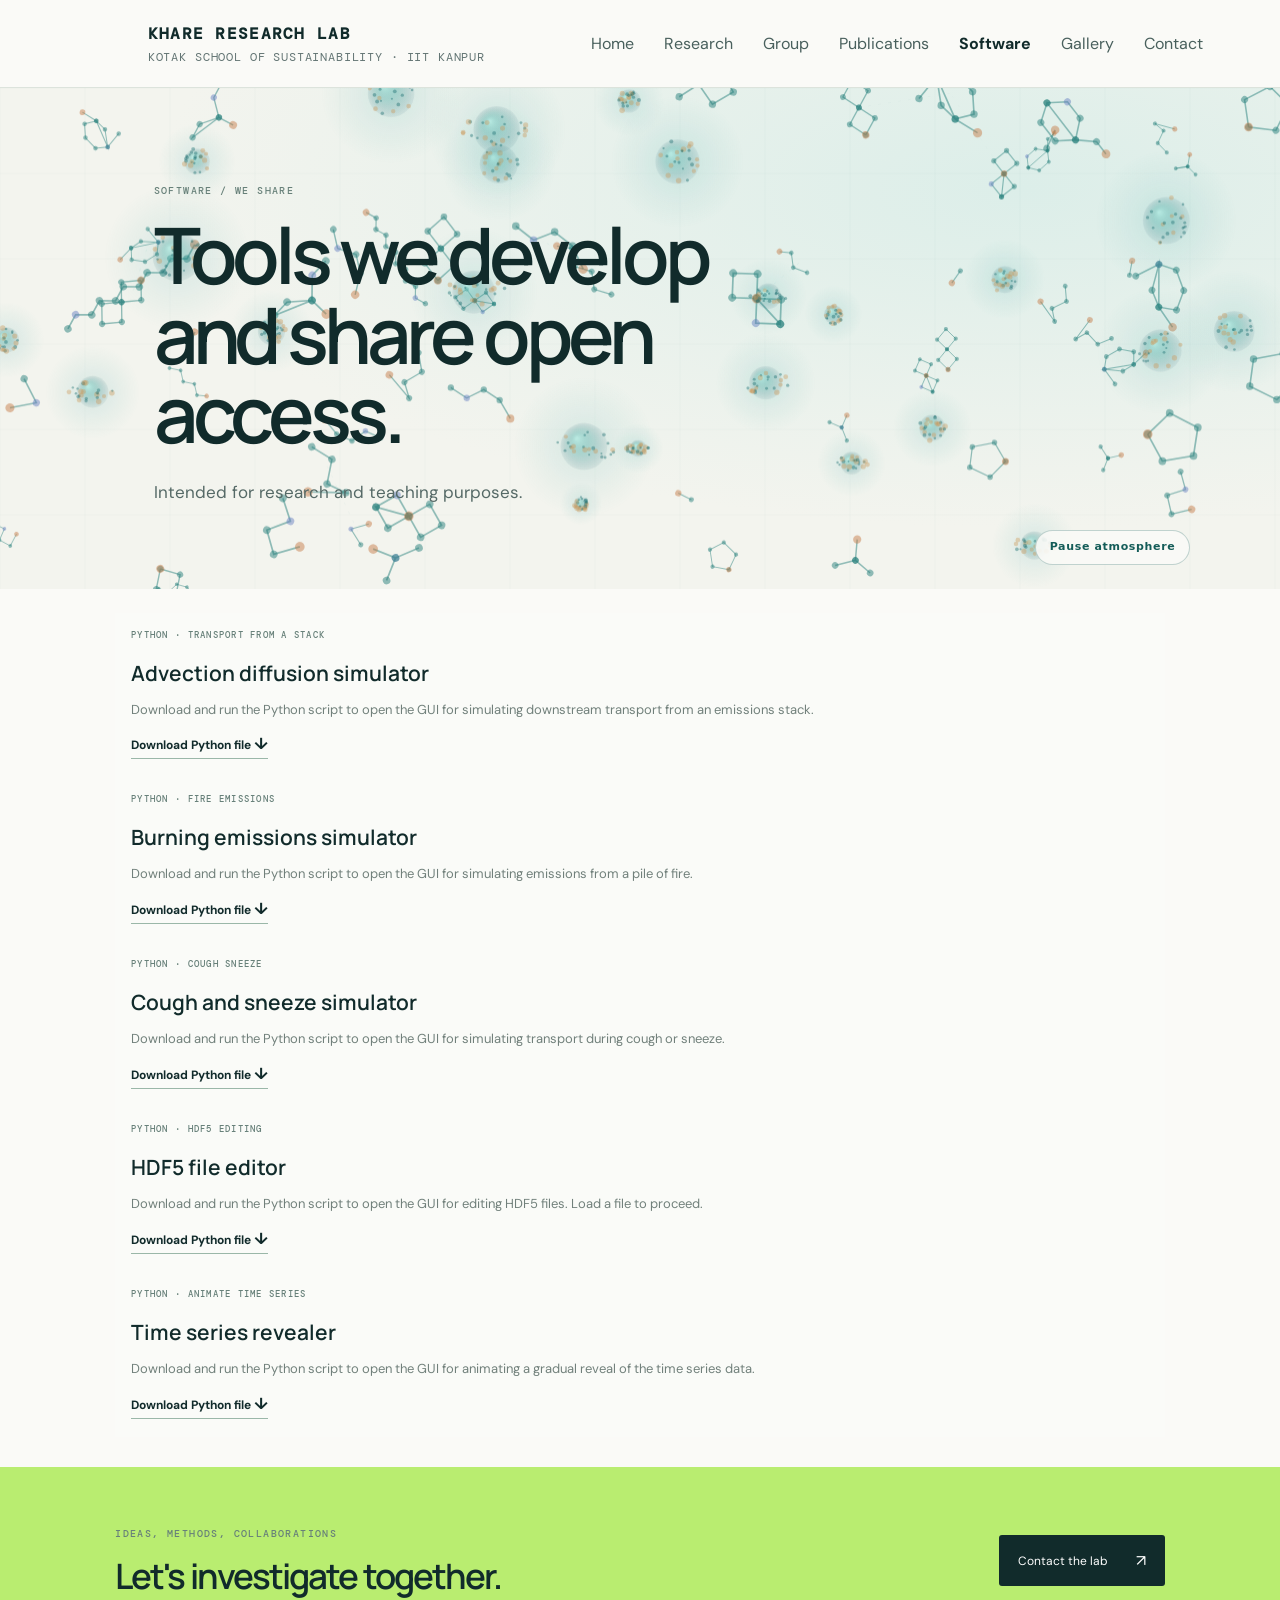
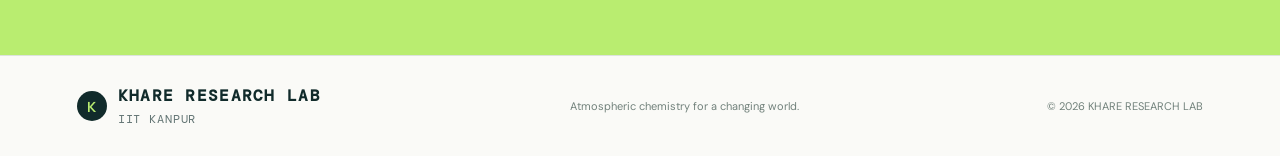
<file: software.html>
<!doctype html><html lang="en"><head><meta charset="utf-8"><meta name="viewport" content="width=device-width,initial-scale=1"><title>Software | KHARE RESEARCH LAB</title><link rel="stylesheet" href="assets/style.css"><script defer src="assets/main.js"></script><script defer src="https://3Dmol.org/build/3Dmol-min.js"></script><link rel="stylesheet" href="assets/news.css"><style>
/* Hero-only molecular atmosphere */
.page-hero.research-atmosphere-hero{position:relative;isolation:isolate;overflow:hidden;}
#research-atmosphere-canvas{position:absolute;inset:0;width:100%;height:100%;z-index:0;pointer-events:none;background:radial-gradient(ellipse at 80% 20%,#dceee9 0,transparent 60%),transparent;}
.research-atmosphere-hero > :not(#research-atmosphere-canvas):not(.research-atmosphere-toggle){position:relative;z-index:1;}
.research-atmosphere-toggle{position:absolute;right:7vw;bottom:24px;z-index:3;border:1px solid #145c5840;border-radius:24px;padding:9px 14px;background:rgba(250,250,247,.9);color:#145c58;font:600 11px/1.3 system-ui,sans-serif;letter-spacing:.06em;cursor:pointer;}
.research-atmosphere-toggle:focus-visible{outline:3px solid #268d89;outline-offset:3px;}
@media(max-width:600px){.research-atmosphere-toggle{right:7vw;bottom:16px;}}
</style></head>
  
<body><header class="site-header"><a class="brand" href="index.html">
  <span class="molecule-logo" aria-label="Rotating limonene molecule">
  <span
    class="viewer_3Dmoljs"
    data-cid="440917"
    data-backgroundcolor="0xfafaf7"
    data-backgroundalpha="0"
    data-select="elem:C"
    data-style="stick:radius=0.14,color=0x145c58;sphere:scale=0.23,color=0x145c58"
    data-spin="axis:x;speed:0.5">
  </span>
</span>
  
<span>KHARE RESEARCH LAB<small>KOTAK SCHOOL OF SUSTAINABILITY · IIT KANPUR</small></span></a><button class="menu-toggle" aria-label="Open navigation" aria-expanded="false">☰</button><nav class="nav"><a href="index.html">Home</a><a class="nav" href="research.html">Research</a><a href="group.html">Group</a><a href="publications.html">Publications</a><a class="active" href="software.html">Software</a><a href="gallery.html">Gallery</a><a href="contact.html">Contact</a></nav></header><main><section class="page-hero research-atmosphere-hero"><canvas id="research-atmosphere-canvas" aria-hidden="true"></canvas><p class="eyebrow">SOFTWARE / WE SHARE</p><h1>Tools we develop<br>and share open access.</h1><p class="lede">Intended for research and teaching purposes.</p><button class="research-atmosphere-toggle" type="button" aria-pressed="false">Pause atmosphere</button></section>
<script>
/* Decorative chemistry-inspired animation, not a chemical mechanism simulation. */
(() => {
  const canvas = document.getElementById('research-atmosphere-canvas');
  const stage = canvas.parentElement;
  const ctx = canvas.getContext('2d');
  const button = document.querySelector('.research-atmosphere-toggle');
  if (!ctx) { button.hidden = true; return; }
  const preference = matchMedia('(prefers-reduced-motion: reduce)');
  let paused = preference.matches, w=0, h=0, molecules=[], aerosols=[], flashes=[];
  let frame=0, previous=0, elapsed=0, nextReaction=2;
  const rand=(a,b)=>a+Math.random()*(b-a);
  const oxygen='#c57a45', carbon='#207c78';
  const shapes=[
    [[-15,0],[0,-9],[15,0],[25,-10]],
    [[-13,-8],[0,-16],[13,-8],[13,8],[0,16],[-13,8],[25,16]],
    [[-17,5],[-3,-5],[12,5],[23,-5],[12,20]],
    [[-8,0],[8,0]],
    [[-28,0],[-14,-9],[0,0],[14,-9],[28,0],[39,-9]],
    [[-16,0],[0,0],[10,-14],[0,0],[10,14]],
    [[0,-18],[17,-5],[10,16],[-10,16],[-17,-5],[0,-18]],
    [[-26,0],[-13,-12],[0,0],[13,-12],[26,0],[13,12],[0,0],[-13,12],[-26,0]],
    [[-18,0],[0,0],[12,-12],[0,0],[12,12]],
    [[-22,10],[-10,-2],[3,10],[16,-2],[3,-16]],
    [[-12,8],[0,-8],[12,8]],
    [[-22,-8],[-8,0],[6,-8],[20,0],[30,15]],
    // naphthalene: two fused aromatic rings
    [[-24,0],[-12,-12],[0,0],[-12,12],[-24,0],[0,0],[12,-12],[24,0],[12,12],[0,0]],
    // alpha-pinene: bicyclic terpene-like structure
    [[-22,8],[-12,-10],[2,-14],[16,-4],[20,12],[7,18],[-5,10],[-12,-10],[7,18],[25,25]],
    // limonene: six-membered ring with isopropenyl branch
    [[-18,0],[-9,-13],[7,-13],[18,0],[9,13],[-9,13],[-18,0],[18,0],[29,-12],[41,-12]],
    // isoprene: branched C5 diene
    [[-22,0],[-8,0],[5,-12],[18,0],[31,0],[5,-12],[5,-26]],
    // C12 alkane: long straight-chain hydrocarbon
    [[-55,0],[-45,-6],[-35,0],[-25,-6],[-15,0],[-5,-6],[5,0],[15,-6],[25,0],[35,-6],[45,0],[55,-6]]
  ];
  function molecule(x=rand(0,w),y=rand(0,h)) {
    return {x,y,vx:rand(-9,9),vy:rand(-7,7),angle:rand(0,6.28),spin:rand(-.17,.17),shape:Math.floor(rand(0,shapes.length)),scale:rand(.65,1.45),cool:rand(0,5)};
  }
  function resize(){
    w=stage.clientWidth; h=stage.clientHeight;
    const dpr=Math.min(devicePixelRatio||1,2);
    canvas.width=Math.round(w*dpr);canvas.height=Math.round(h*dpr);
    ctx.setTransform(dpr,0,0,dpr,0,0);
    molecules=Array.from({length:Math.max(36,Math.min(105,Math.floor(w*h/11500)))},(_,i)=>molecule(rand(0,w),i%2===0?rand(0,h*.48):rand(h*.48,h)));
    aerosols=Array.from({length:w<600?12:24},(_,i)=>particle(rand(0,w),i%2===0?rand(0,h*.48):rand(h*.48,h),rand(7,25),true));
    flashes=[]; draw(0);
  }
  function particle(x,y,r,established=false){
    return {x,y,r,vx:rand(-5,5),vy:rand(-9,-3),age:established?20:0,life:rand(40,65),kind:Math.floor(rand(0,3)),phase:rand(0,6),beads:Array.from({length:24},()=>({a:rand(0,6.28),r:Math.sqrt(Math.random()),s:rand(1,2.8)}))};
  }
  function glow(x,y,r,color){
    const g=ctx.createRadialGradient(x,y,0,x,y,r);g.addColorStop(0,color);g.addColorStop(1,'rgba(44,160,157,0)');ctx.fillStyle=g;ctx.beginPath();ctx.arc(x,y,r,0,Math.PI*2);ctx.fill();
  }
  function draw(dt){
    elapsed+=dt;
    ctx.clearRect(0,0,w,h);
    // A quiet technical grid adds depth without competing with the text.
    ctx.lineWidth=.6;ctx.strokeStyle='rgba(31,117,113,.045)';
    for(let x=0;x<w;x+=85){ctx.beginPath();ctx.moveTo(x,0);ctx.lineTo(x,h);ctx.stroke();}
    for(let y=0;y<h;y+=85){ctx.beginPath();ctx.moveTo(0,y);ctx.lineTo(w,y);ctx.stroke();}
    for(const m of molecules){
      m.cool=Math.max(0,m.cool-dt);m.x+=m.vx*dt;m.y+=m.vy*dt;m.angle+=m.spin*dt;
      if(m.x<-45)m.x=w+40;if(m.x>w+45)m.x=-40;if(m.y<-45)m.y=h+40;if(m.y>h+45)m.y=-40;
    }
    // Nearby reactants draw together, flash, then condense into a small aggregate.
    nextReaction-=dt;
    let reacted=false;
    for(let i=0;i<molecules.length;i++)for(let j=i+1;j<molecules.length;j++){
      const a=molecules[i],b=molecules[j],dx=b.x-a.x,dy=b.y-a.y,d=Math.hypot(dx,dy);
      if(d<130 && a.cool===0 && b.cool===0){
        ctx.strokeStyle=`rgba(29,151,148,${.16*(1-d/130)})`;ctx.setLineDash([3,7]);ctx.beginPath();ctx.moveTo(a.x,a.y);ctx.lineTo(b.x,b.y);ctx.stroke();ctx.setLineDash([]);
        if(!reacted && nextReaction<=0 && dt>0){
          a.x+=dx*dt*.6;a.y+=dy*dt*.6;b.x-=dx*dt*.6;b.y-=dy*dt*.6;
          if(d<58){
            const x=(a.x+b.x)/2,y=(a.y+b.y)/2;
            aerosols.push(particle(x,y,rand(11,20)));flashes.push({x,y,age:0});
            Object.assign(a,molecule(-30,rand(0,h)));Object.assign(b,molecule(w+30,rand(0,h)));a.cool=b.cool=10;
            nextReaction=rand(2.5,5);reacted=true;
          }
        }
      }
    }
    for(const m of molecules){
      ctx.save();ctx.translate(m.x,m.y);ctx.rotate(m.angle);ctx.scale(m.scale,m.scale);ctx.globalAlpha=.48;
      const s=shapes[m.shape];ctx.lineWidth=1.2;ctx.strokeStyle=carbon;
      ctx.beginPath();s.forEach(([x,y],i)=>i?ctx.lineTo(x,y):ctx.moveTo(x,y));
      if(m.shape===1){ctx.moveTo(...s[5]);ctx.lineTo(...s[0]);}ctx.stroke();
      s.forEach(([x,y],i)=>{ctx.fillStyle=i===s.length-1?oxygen:(m.shape>=8 && i===1?'#647dc0':carbon);ctx.beginPath();ctx.arc(x,y,i===s.length-1?3.4:2.7,0,6.283);ctx.fill();});ctx.restore();
    }
    aerosols=aerosols.filter(p=>p.age<p.life).slice(-40);
    if(dt>0 && aerosols.length<(w<600?12:24)) aerosols.push(particle(rand(0,w),rand(0,h),rand(7,25),true));
    for(const p of aerosols){
      p.age+=dt;p.x+=(p.vx+Math.sin(elapsed*.4+p.phase)*3)*dt;p.y+=p.vy*dt;
      if(p.y<-45)p.y=h+40;if(p.x<-45)p.x=w+40;if(p.x>w+45)p.x=-40;
      const alpha=Math.min(1,p.age/2,(p.life-p.age)/6)*.65;
      const radius=p.r*(.4+.6*Math.min(1,p.age/7));
      ctx.save();ctx.globalAlpha=alpha;
      glow(p.x,p.y,radius*3,'rgba(23,156,157,.20)');
      const g=ctx.createRadialGradient(p.x-radius*.3,p.y-radius*.35,1,p.x,p.y,radius);
      g.addColorStop(0,'rgba(165,232,222,.95)');g.addColorStop(.5,'rgba(48,151,145,.4)');g.addColorStop(1,'rgba(15,73,90,.1)');
      ctx.fillStyle=g;ctx.beginPath();ctx.arc(p.x,p.y,radius,0,6.283);ctx.fill();
      for(const bead of p.beads){const a=bead.a+elapsed*.08,x=p.x+Math.cos(a)*bead.r*radius*(p.kind===1?1.5:1),y=p.y+Math.sin(a)*bead.r*radius*(p.kind===1?.65:1);
        ctx.fillStyle=bead.s>2?'rgba(204,149,85,.6)':'rgba(25,109,112,.65)';ctx.beginPath();ctx.arc(x,y,bead.s,0,6.283);ctx.fill();}
      ctx.restore();
    }
    flashes=flashes.filter(f=>f.age<2.4);
    for(const f of flashes){f.age+=dt;ctx.save();ctx.globalAlpha=Math.max(0,1-f.age/2.4);glow(f.x,f.y,45+f.age*20,'rgba(23,175,170,.35)');ctx.strokeStyle='#35aaa2';ctx.lineWidth=.8;ctx.beginPath();ctx.arc(f.x,f.y,8+f.age*25,0,6.283);ctx.stroke();ctx.restore();}
  }
  function tick(t){frame=0;if(paused||document.hidden)return;const dt=previous?Math.min((t-previous)/1000,.05):0;previous=t;draw(dt);frame=requestAnimationFrame(tick);}
  function sync(){button.textContent=paused?'Play atmosphere':'Pause atmosphere';button.setAttribute('aria-pressed',String(paused));cancelAnimationFrame(frame);frame=0;previous=0;if(!paused&&!document.hidden)frame=requestAnimationFrame(tick);}
  button.addEventListener('click',()=>{paused=!paused;sync();});
  preference.addEventListener('change',e=>{paused=e.matches;sync();});
  document.addEventListener('visibilitychange',sync);
  let resizeTimer;addEventListener('resize',()=>{clearTimeout(resizeTimer);resizeTimer=setTimeout(resize,150);});
  resize();sync();
})();
</script>
  
<section class="section research-list">

<article class="person-card">
  <p class="eyebrow">PYTHON · TRANSPORT FROM A STACK</p>
  <h3>Advection diffusion simulator</h3>
  <p>
Download and run the Python script to open the GUI for simulating downstream transport from an emissions stack.
  </p>
  <a class="under-link"
     href="software/advectiondiffusion.py"
     download>
    Download Python file <span>↓</span>
  </a>
</article>


<article class="person-card">
  <p class="eyebrow">PYTHON · FIRE EMISSIONS</p>
  <h3>Burning emissions simulator</h3>
  <p>
Download and run the Python script to open the GUI for simulating emissions from a pile of fire.
  </p>
  <a class="under-link"
     href="software/fireemissions.py"
     download>
    Download Python file <span>↓</span>
  </a>
</article>
  
  
<article class="person-card">
  <p class="eyebrow">PYTHON · COUGH SNEEZE</p>
  <h3>Cough and sneeze simulator</h3>
  <p>
Download and run the Python script to open the GUI for simulating transport during cough or sneeze.
  </p>
  <a class="under-link"
     href="software/coughsneezesimulator.py"
     download>
    Download Python file <span>↓</span>
  </a>
</article>


<article class="person-card">
  <p class="eyebrow">PYTHON · HDF5 EDITING</p>
  <h3>HDF5 file editor</h3>
  <p>
Download and run the Python script to open the GUI for editing HDF5 files. Load a file to proceed.
  </p>
  <a class="under-link"
     href="software/HDF5editor.py"
     download>
    Download Python file <span>↓</span>
  </a>
</article>
  

<article class="person-card">
  <p class="eyebrow">PYTHON · ANIMATE TIME SERIES</p>
  <h3>Time series revealer</h3>
  <p>
Download and run the Python script to open the GUI for animating a gradual reveal of the time series data.
  </p>
  <a class="under-link"
     href="software/timeseriesreveal.py"
     download>
    Download Python file <span>↓</span>
  </a>
</article>

</section>
<section class="join-row section">
  <div><p class="eyebrow">IDEAS, METHODS, COLLABORATIONS</p><h2>Let's investigate together.</h2></div><a class="button button-light" href="contact.html">Contact the lab <span>↗</span></a></section></main><footer class="footer"><a class="brand footer-brand" href="index.html"><span class="brand-mark">K</span>
  <span>KHARE RESEARCH LAB<small>IIT KANPUR</small></span></a><span>Atmospheric chemistry for a changing world.</span><span>© <span data-year></span> KHARE RESEARCH LAB</span></footer></body></html>
</file>
<file: assets/style.css>
@import url('https://fonts.googleapis.com/css2?family=DM+Mono:wght@400;500&family=DM+Sans:wght@400;500;600;700&family=Manrope:wght@400;500;600;700;800&display=swap');:root{--ink:#112b2b;--muted:#637574;--cream:#f3f4ee;--paper:#fafaf7;--green:#b9ed70;--teal:#145c58;--line:#dce3dc;--orange:#ed8e59}*{box-sizing:border-box}html{scroll-behavior:smooth}body{margin:0;background:var(--paper);color:var(--ink);font-family:'DM Sans',sans-serif}a{color:inherit;text-decoration:none}
.site-header{height:88px;padding:0 6vw;display:flex;align-items:center;justify-content:space-between;border-bottom:1px solid var(--line);background:rgba(250,250,247,.94);position:sticky;top:0;z-index:20;backdrop-filter:blur(14px)}
.brand{display:flex;align-items:center;gap:11px;font:700 16px 'DM Mono',monospace;letter-spacing:.08em}
.brand small{display:block;font-size:12px;color:var(--muted);font-weight:400;margin-top:5px;letter-spacing:.07em}
.brand-mark{height:36px;width:36px;border-radius:50%;display:grid;place-items:center;background:var(--ink);color:var(--green);font:700 17px Manrope}
.nav{display:flex;gap:30px;align-items:center}
.nav a{font-size:16px;color:#49605d;transition:.2s}
.nav a:hover,.nav a.active{color:var(--ink);font-weight:700}
.menu-toggle{display:none;border:0;background:none;font-size:22px;color:var(--ink)}.hero{padding:90px 9vw 82px;display:grid;grid-template-columns:1fr .9fr;gap:5vw;align-items:center;min-height:565px;background:var(--cream)}.eyebrow{font:500 10px 'DM Mono',monospace;letter-spacing:.14em;color:#678079;margin:0 0 18px}.hero h1,
.page-hero h1{font:600 clamp(42px,5.7vw,77px)/1.02 Manrope,sans-serif;letter-spacing:-.065em;margin:0;max-width:690px}
.lede{font-size:17px;line-height:1.7;color:#556966;max-width:550px;margin:24px 0 0}
.hero-actions{display:flex;align-items:center;gap:28px;margin-top:33px}
.button{display:inline-flex;align-items:center;gap:28px;background:var(--ink);color:white;padding:15px 19px;font-size:12px;border-radius:3px;transition:.2s}
.button:hover{background:var(--teal);transform:translateY(-2px)}.button span,
.text-link span,.under-link span{font-size:16px}
.text-link,.under-link{font-size:12px;font-weight:700;border-bottom:1px solid #9ab7a8;padding-bottom:5px}
.hero-note{margin-top:58px;font:10px 'DM Mono',monospace;color:#6d817a;letter-spacing:.04em}
.pulse{display:inline-block;width:7px;height:7px;border-radius:50%;background:#8fc846;margin-right:8px;box-shadow:0 0 0 4px #dfeccd}
.hero-art{height:405px;border-radius:48% 48% 45% 45%;position:relative;overflow:hidden;background:radial-gradient(ellipse at 52% 42%,#3e8170 0,#245c59 35%,#143e41 69%,#102d32 100%);box-shadow:inset 0 0 60px #092326}
.hero-art{background: transparent !important;box-shadow: none !important;}
.hero-art:before{content:'';position:absolute;inset:0;background:linear-gradient(130deg,transparent 20%,#ffffff13 45%,transparent 65%)}
.hero-art img { position: relative !important;  inset: auto !important;  width: 100% !important;  height: auto !important;object-fit: contain !important;}
.orbit{position:absolute;border:1px solid #c2e7c568;border-radius:50%;left:50%;top:48%;transform:translate(-50%,-50%) rotate(-28deg)}
.orbit-one{width:230px;height:330px}
.orbit-two{width:330px;height:260px;transform:translate(-50%,-50%) rotate(44deg)}
.orbit-three{width:390px;height:130px;transform:translate(-50%,-50%) rotate(-10deg)}
.particle{position:absolute;border-radius:50%;background:#dbff9b;box-shadow:0 0 24px 5px #c6ff8466}
.p1{width:14px;height:14px;top:27%;left:37%}
.p2{width:9px;height:9px;top:62%;left:67%}
.p3{width:7px;height:7px;top:48%;left:25%}
.p4{width:11px;height:11px;top:72%;left:43%}
.p5{width:6px;height:6px;top:30%;left:70%}
.art-label{position:absolute;left:9%;bottom:17%;color:#f0ffe0;font:11px 'DM Mono';letter-spacing:.06em}
.art-label span{margin-left:20px}
.art-caption{position:absolute;right:8%;top:13%;writing-mode:vertical-rl;color:#d4e6d383;font:9px 'DM Mono';letter-spacing:.18em}
.ticker{height:58px;background:var(--green);display:flex;align-items:center;justify-content:center;gap:4vw;font:10px 'DM Mono';letter-spacing:.15em}
.ticker i{font-style:normal;color:#4b7739}.section{padding:94px 9vw}
.intro-grid{display:grid;grid-template-columns:.8fr 1.2fr;gap:9vw;align-items:start}
.section h2,.join-row h2{font:600 clamp(30px,4vw,48px)/1.08 Manrope;letter-spacing:-.055em;margin:0}
.body-large{font-size:18px;line-height:1.75;color:#516562;margin:0 0 24px}
.focus-section{background:#f1f4ed}
.section-heading{display:flex;align-items:end;justify-content:space-between;margin-bottom:35px}
.section-heading h2{margin-top:0}
.focus-grid{display:grid;grid-template-columns:repeat(3,1fr);gap:15px}
.focus-card{height:270px;border-radius:4px;padding:24px;position:relative;overflow:hidden;color:#f4f5ee;display:flex;flex-direction:column;justify-content:space-between}
.card-index{font:10px 'DM Mono';letter-spacing:.1em;opacity:.7}
.focus-card h3{font:600 27px/1.08 Manrope;letter-spacing:-.04em;z-index:2}
.card-dark{background:#193d3e}
.card-blue{background:#4d7770}
.card-ochre{background:#c98355}
.card-arrow{position:absolute;bottom:23px;right:24px;font-size:20px;z-index:2}
.rings{position:absolute;width:230px;height:230px;border:1px solid #c5ee845c;border-radius:50%;right:-66px;top:44px;box-shadow:0 0 0 24px #c5ee8414,0 0 0 49px #c5ee8410}
.wave{position:absolute;width:220px;height:190px;border:1px solid #d7ffb545;border-radius:48%;right:-30px;top:85px;transform:rotate(-30deg);box-shadow:0 0 0 17px #d7ffb51a,0 0 0 38px #d7ffb514}
.molecule{position:absolute;right:32px;top:67px;font:800 98px Manrope;color:#ffe3c344}
.quote-band{padding:78px 12vw;background:#183d3c;color:#f2f5ee;text-align:center}
.quote-band p{font:500 clamp(24px,3vw,37px)/1.3 Manrope;letter-spacing:-.04em;max-width:820px;margin:0 auto 22px}
.quote-band span{font:10px 'DM Mono';letter-spacing:.14em;color:#bddeaf}
.join-row{background:var(--green);display:flex;align-items:center;justify-content:space-between;padding-top:60px;padding-bottom:60px}
.join-row h2{font-size:35px}.button-light{background:var(--ink)}
.footer{padding:29px 6vw;display:flex;align-items:center;justify-content:space-between;border-top:1px solid var(--line);font-size:11px;color:#71817b}
.footer-brand{color:var(--ink)}
.footer-brand .brand-mark{width:30px;height:30px;font-size:14px}
.page-hero{padding:96px 12vw 82px;background:var(--cream)}
.page-hero h1{font-size:clamp(45px,6.2vw,78px)}
.page-hero .lede{max-width:640px}

.research-list{padding-top:24px;padding-bottom:30px}
.research-item{padding:48px 0;border-bottom:1px solid var(--line);display:grid;grid-template-columns:65px 1fr 380px;gap:25px;align-items:center}
.research-num{align-self:start;padding-top:4px;color:#91a39a;font:12px 'DM Mono'}
.research-item h2{font-size:30px;margin:0 0 13px}
.research-item p:not(.eyebrow){color:#63736e;max-width:720px;line-height:1.7;font-size:14px}.tag-row{display:flex;gap:8px;flex-wrap:wrap;margin-top:20px}.tag-row span{padding:6px 9px;background:#edf1e9;color:#62766c;font:9px 'DM Mono';border-radius:2px}
.research-art{height:180px;border-radius:0;display:grid;place-items:center;position:relative;overflow:hidden}
.research-art>span{font:700 29px Manrope;z-index:2;color:#fff}
.research-art i{position:absolute;width:88px;height:120px;border:1px solid #ffffff70;border-radius:50%;transform:rotate(42deg)}
.research-art i:nth-of-type(2){transform:rotate(-42deg);width:130px}
.research-art i:nth-of-type(3){width:175px;height:80px;transform:rotate(10deg)}

.art-amber{background:radial-gradient(circle,#e3ae70,#b96d45)}
.art-blue{background:radial-gradient(circle,#87c6ad,#397c79)}
.art-green{background:radial-gradient(circle,#bedc76,#668950)}
.art-purple{background:radial-gradient(circle,#b4a2cf,#665a82)}
.group-lead{display:grid;grid-template-columns:270px 1fr;gap:7vw;align-items:center}
.portrait-placeholder{height:325px;background:linear-gradient(150deg,#d8e4d4,#94b6a1);display:flex;align-items:center;justify-content:center;flex-direction:column;position:relative;color:#32655b}
.portrait-placeholder span{font:700 90px Manrope;opacity:.65}
.portrait-placeholder small{font:9px 'DM Mono';letter-spacing:.12em}
.group-lead h2{margin-bottom:10px}.role{font-size:14px;color:var(--teal);margin-bottom:22px}
.group-lead p:not(.eyebrow){line-height:1.7;color:#5e706b;font-size:14px}

.small-note{font-size:11px!important;color:#89958f!important;line-height:1.6}
.group-section{background:#f1f4ed}.people-grid{display:grid;grid-template-columns:repeat(3,1fr);gap:18px}
.person-card{background:#fafbf8;padding:16px 16px 23px}
.person-photo{height:220px;display:grid;place-items:center;color:#fff;font-size:34px;margin-bottom:21px}
.photo-one{background:linear-gradient(145deg,#58857b,#c1cb99)}
.photo-two{background:linear-gradient(145deg,#66868d,#d4a576)}

.person-card h3{font:600 21px Manrope;margin:0 0 8px}
.person-card p:not(.eyebrow){color:#71807b;font-size:13px;line-height:1.6}
.person-card .eyebrow{font-size:9px}.join-card{background:#173e3d;color:#f2f6ee;padding:28px}

.join-card p:not(.eyebrow){color:#bed0c5}
.join-card a{display:inline-block;margin-top:12px;color:var(--green);font-size:12px}
.join-symbol{font-size:27px;color:var(--green);margin:5px 0 26px}

.pub-list{padding-top:40px}.pub-tools{display:flex;justify-content:space-between;align-items:center;padding-bottom:20px;border-bottom:1px solid var(--ink);font:10px 'DM Mono';letter-spacing:.1em}
.pub-item{display:grid;grid-template-columns:90px 1fr 45px;gap:15px;padding:30px 0;border-bottom:1px solid var(--line);align-items:start}
.pub-year{font:12px 'DM Mono';color:#889890}.pub-item h3{font:600 22px Manrope;margin:0 0 8px;letter-spacing:-.03em}
.pub-item p:not(.eyebrow){font-size:13px;color:#75817b;margin:0}
.pub-open{font-size:20px;justify-self:end}

.gallery-grid{display:grid;grid-template-columns:1.3fr 1fr 1fr;gap:28px 18px;padding-bottom:35px}
.gallery-tile{margin:0}.tile-wide{grid-column:span 2}.gallery-art{height:230px;display:grid;place-items:center;border-radius:3px;position:relative;overflow:hidden}
.gallery-art span{font:10px 'DM Mono';letter-spacing:.14em;color:#ffffffc5}.tile-wide
.gallery-art{height:290px}
.art-landscape{background:linear-gradient(170deg,#acc3b2 0 30%,#587b69 31% 55%,#344e4a 56% 100%)}
.art-landscape:after{content:'';position:absolute;bottom:0;left:0;right:0;height:38%;background:linear-gradient(165deg,transparent 25%,#1e4340 26% 47%,transparent 48%),linear-gradient(20deg,#193f3b 0 52%,transparent 53%)}
.art-instrument{background:linear-gradient(130deg,#c1c9bc,#526c66)}
.art-sky{background:linear-gradient(#e6b779,#e88b5d 50%,#596f6a)}
.art-team{background:linear-gradient(135deg,#7a9485,#c3c68e)}
.art-particles{background:radial-gradient(circle at 40% 40%,#e8da94 0 2px,transparent 3px),radial-gradient(circle at 70% 60%,#b9e889 0 3px,transparent 4px),radial-gradient(circle at 55% 70%,#f7b363 0 2px,transparent 3px),#275452;background-size:32px 32px,43px 43px,28px 28px,auto}
.gallery-tile figcaption{display:flex;justify-content:space-between;gap:8px;margin-top:12px;font-size:12px}
.gallery-tile figcaption span{font-size:10px;color:#89958f}
.contact-hero{padding-bottom:100px}.contact-hero .button{margin-top:30px}.contact-hero .small-note{margin-top:15px}

.contact-details{display:grid;grid-template-columns:1fr 1fr;gap:6vw}
.contact-details h2{font-size:28px}
.contact-details p:not(.eyebrow){color:#61726d;line-height:1.8;font-size:14px}
.contact-details a{border-bottom:1px solid #b9c7bc}
.contact-details a:hover{color:var(--teal)}@media(max-width:850px){.site-header{padding:0 5vw}.nav{gap:16px}.hero{padding:70px 7vw;grid-template-columns:1fr 0.8fr}.hero-art{height:330px}.section{padding:72px 7vw}.page-hero{padding:75px 8vw}
                                                                  
.research-item{grid-template-columns:40px 1fr 170px}
.research-art{height:135px}.gallery-grid{grid-template-columns:1fr 1fr}.tile-wide{grid-column:span 2}}@media(max-width:650px){.site-header{height:72px}.menu-toggle{display:block}.nav{display:none;position:absolute;top:71px;left:0;right:0;background:var(--paper);padding:18px 6vw 24px;flex-direction:column;align-items:flex-start;border-bottom:1px solid var(--line)}.nav.is-open{display:flex}

.hero{grid-template-columns:1fr;padding:60px 7vw 50px;gap:38px}
.hero h1{font-size:49px}
.hero-art{height:300px;width:min(100%,370px);justify-self:center}
.hero-note{margin-top:35px}.ticker{gap:3vw;font-size:8px}
.ticker span:last-child{display:none}
.intro-grid{grid-template-columns:1fr;gap:25px}
.focus-grid{grid-template-columns:1fr}
.focus-card{height:220px}
.section-heading{align-items:start;gap:18px;flex-direction:column}
.join-row{align-items:flex-start;gap:28px;flex-direction:column}
.join-row h2{font-size:30px}
.footer{align-items:flex-start;gap:16px;flex-direction:column}
.page-hero{padding:62px 7vw}
.page-hero h1{font-size:49px}
.research-item{grid-template-columns:35px 1fr;gap:15px;padding:35px 0}
.research-art{grid-column:2;width:100%;max-width:230px}
.research-item h2{font-size:25px}
.group-lead{grid-template-columns:1fr;gap:35px}
.portrait-placeholder{height:300px;max-width:300px}
.people-grid{grid-template-columns:1fr}
.person-photo{height:250px}
.pub-item{grid-template-columns:55px 1fr 25px;gap:10px}
.pub-item h3{font-size:18px}
.pub-tools{gap:20px;align-items:flex-start;flex-direction:column}
.gallery-grid{grid-template-columns:1fr}
.tile-wide{grid-column:auto}
.gallery-art,.tile-wide .gallery-art{height:230px}
.contact-details{grid-template-columns:1fr}}

.group-lead .role {margin-bottom: 8px;}
.group-lead .role + p {margin-top: 0;}

.molecule-logo {
  display: inline-block;
  position: relative;
  width: 60px;
  height: 60px;
  flex-shrink: 0;
}

.molecule-logo .viewer_3Dmoljs {
  display: block;
  position: relative;
  width: 100%;
  height: 100%;
  pointer-events: none;
}

.gallery-art {position: relative;overflow: hidden;}
.gallery-art img {display: block;width: 100%;height: 100%;object-fit: cover;}

.gallery-art img.van-photo {
  position: absolute;
  inset: 0;
  width: 100%;
  height: 100%;
  object-fit: contain;
  background: #e8ece7;
}

/* Air-pollution section only: heading left, compact cards right. */
section.ap-burden {
  display:grid !important;
  grid-template-columns:minmax(0,1fr) minmax(0,1.3fr) !important;
  gap:16px 32px;
  align-items:center;
}
section.ap-burden > .ap-heading {
  grid-column:1 !important;
  grid-row:1 !important;
  min-width:0;
}
section.ap-burden > .ap-grid {
  grid-column:2 !important;
  grid-row:1 !important;
  display:grid;
  grid-template-columns:repeat(2,minmax(0,1fr));
  gap:16px;
  width:100%;
  max-width:none !important;
  margin:0 !important;
  min-width:0;
}
section.ap-burden .ap-card { padding:18px; min-width:0; }
section.ap-burden .ap-region { font-size:16px; }
section.ap-burden .ap-number { font-size:clamp(22px,2.5vw,34px); }
section.ap-burden > .ap-note,
section.ap-burden > details,
section.ap-burden > noscript { grid-column:1 / -1; }
@media(max-width:700px) {
  section.ap-burden { grid-template-columns:1fr !important; }
  section.ap-burden > .ap-heading { grid-column:1 !important; grid-row:1 !important; }
  section.ap-burden > .ap-grid { grid-column:1 !important; grid-row:2 !important; }
  section.ap-burden .ap-card { padding:16px; }
}
@media(max-width:420px) {
  section.ap-burden > .ap-grid { grid-template-columns:1fr; }
}

@media (prefers-reduced-motion: reduce) {
  .molecule-logo {
    /* Rotation is controlled by JavaScript, not CSS. */
  }
}

/* Let the container follow the image's height */
.hero-art {
  height: auto !important;
}

.hero-art img {
  position: relative !important;
  inset: auto !important;
  width: 100% !important;
  height: auto !important;
  display: block;
}

/* Enlarge the artwork on desktop */
@media (min-width: 851px) {
  .hero {
    grid-template-columns: 1fr 1.2fr;
    gap: 3vw;
  }
}

/* Research cards with image backgrounds */
.focus-card {
  background-size: cover;
  background-position: center;
  background-repeat: no-repeat;
  isolation: isolate;
}

/* Dark overlay for readable titles */
.focus-card::before {
  content: "";
  position: absolute;
  inset: 0;
  background: linear-gradient(
    90deg,
    rgba(4, 24, 30, 0.65),
    rgba(4, 24, 30, 0.1)
  );
  z-index: -1;
  pointer-events: none;
}

/* Keep text and arrows above the images */
.focus-card .card-index,
.focus-card h3,
.focus-card .card-arrow {
  position: relative;
  z-index: 1;
  color: #fff;
}

/* Hide the old decorative graphics */
.focus-card .rings,
.focus-card .wave,
.focus-card .molecule {
  display: none;
}

/* Fit complete research images */
.focus-grid > .focus-card {
  height: auto !important;
  aspect-ratio: 3 / 2;
  box-sizing: border-box;

  background-size: 100% 100% !important;
  background-position: center !important;
  background-repeat: no-repeat !important;
}

/* Remove original decorative shapes */
.focus-card .rings,
.focus-card .wave,
.focus-card .molecule {
  display: none !important;
}
</file>
<file: assets/news.css>
/* Scoped styles: leave the rest of the website unchanged. */
.burning-news {margin-top:24px;padding:18px 20px;background:#edf2e9;border-left:3px solid #145c58;border-radius:3px;min-width:0;}
.burning-news [hidden] {display:none!important;}
.burning-news-top,.burning-news-bottom {display:flex;justify-content:space-between;align-items:center;gap:12px;flex-wrap:wrap;}
.burning-news-top {font:10px 'DM Mono',monospace;letter-spacing:.05em;color:#145c58;}
.burning-news-top span {color:#637574;font-size:9px;}
.burning-news-story {min-height:115px;padding:14px 0;}
.research-item .burning-news .burning-news-meta {font:10px/1.5 'DM Mono',monospace;margin:0 0 9px;color:#637574;}
.burning-news-link {display:block;font:600 16px/1.45 Manrope,sans-serif;color:#112b2b;overflow-wrap:anywhere;}
.burning-news-link:hover {text-decoration:underline;}
.burning-news-link:focus-visible,.burning-news button:focus-visible {outline:2px solid #145c58;outline-offset:4px;}
.burning-news-updated {font:9px/1.5 'DM Mono',monospace;color:#637574;}
.burning-news-controls {display:flex;align-items:center;gap:10px;font:10px 'DM Mono',monospace;}
.burning-news button {cursor:pointer;min-height:32px;min-width:32px;border:1px solid #bbcbbf;border-radius:3px;background:transparent;color:#145c58;padding:4px 8px;}
@media(max-width:650px){.burning-news {padding:14px;}.burning-news-story {min-height:145px;}}
</file>
